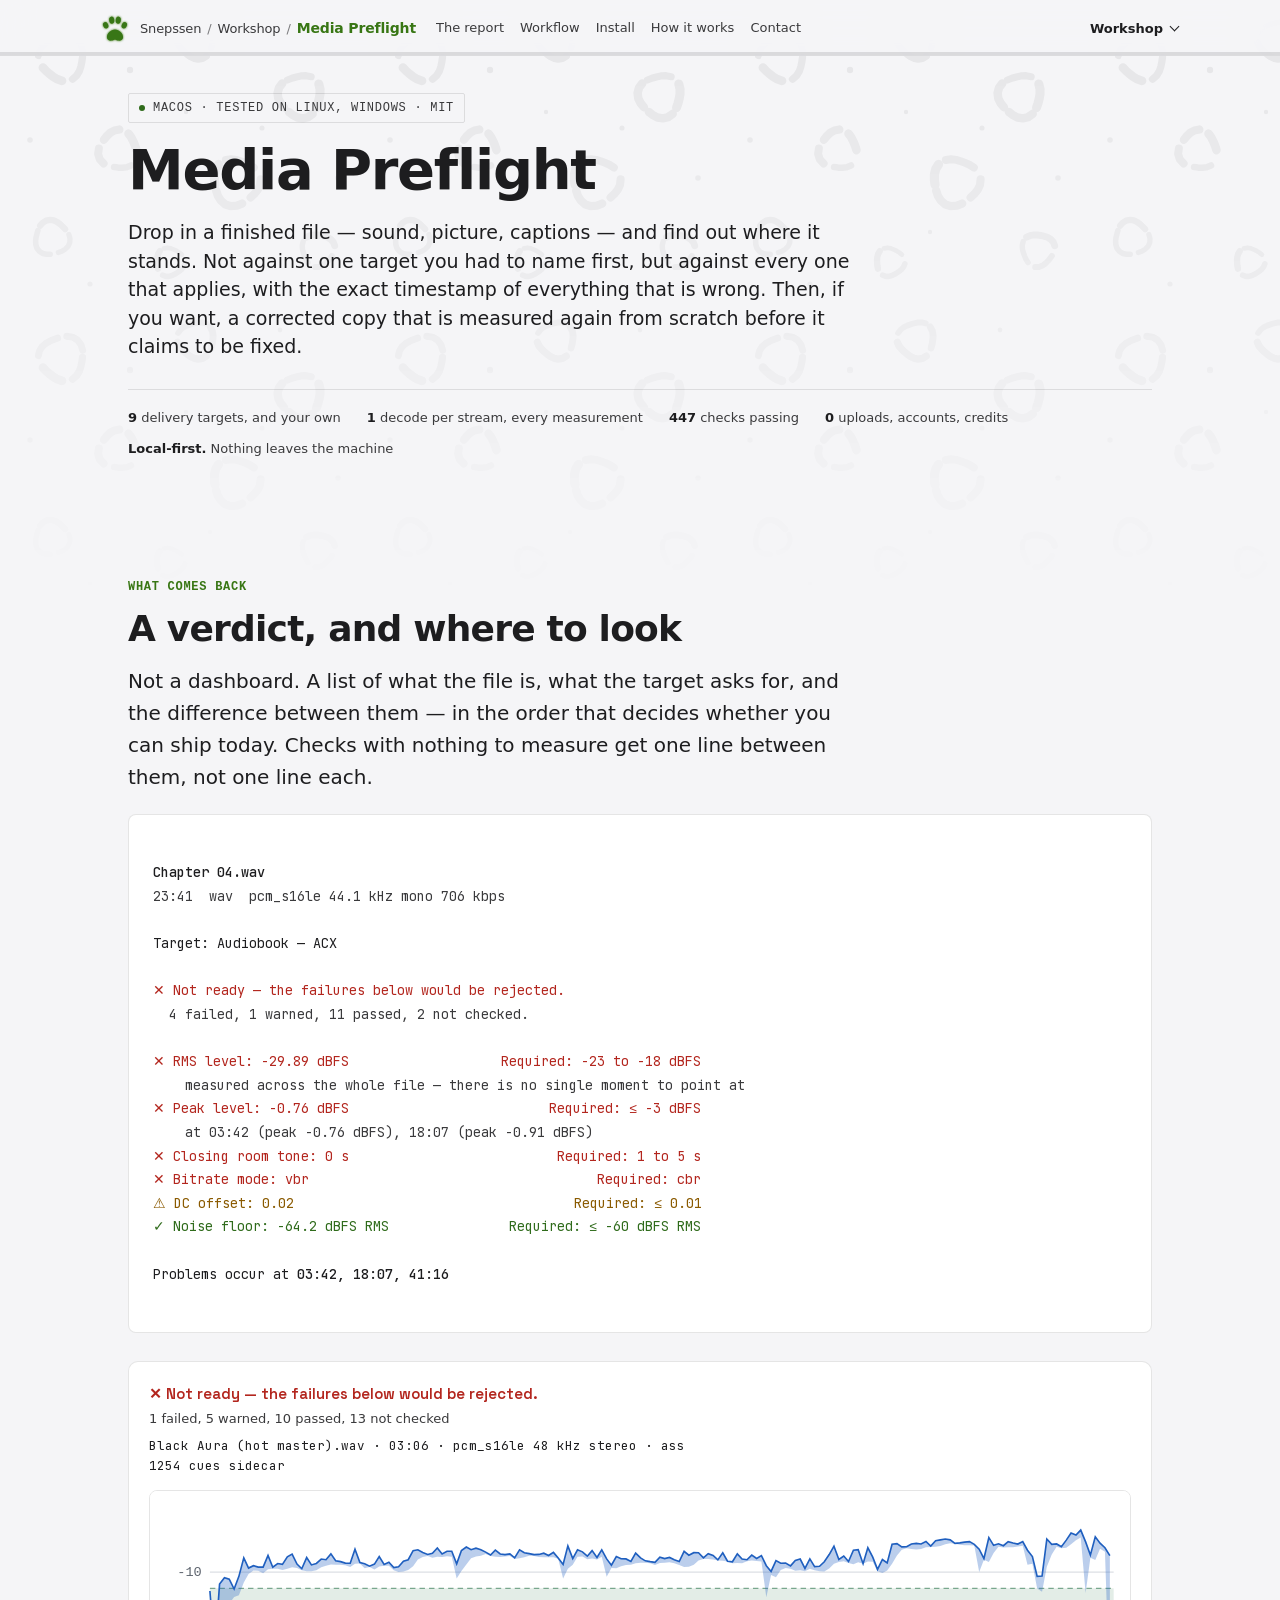
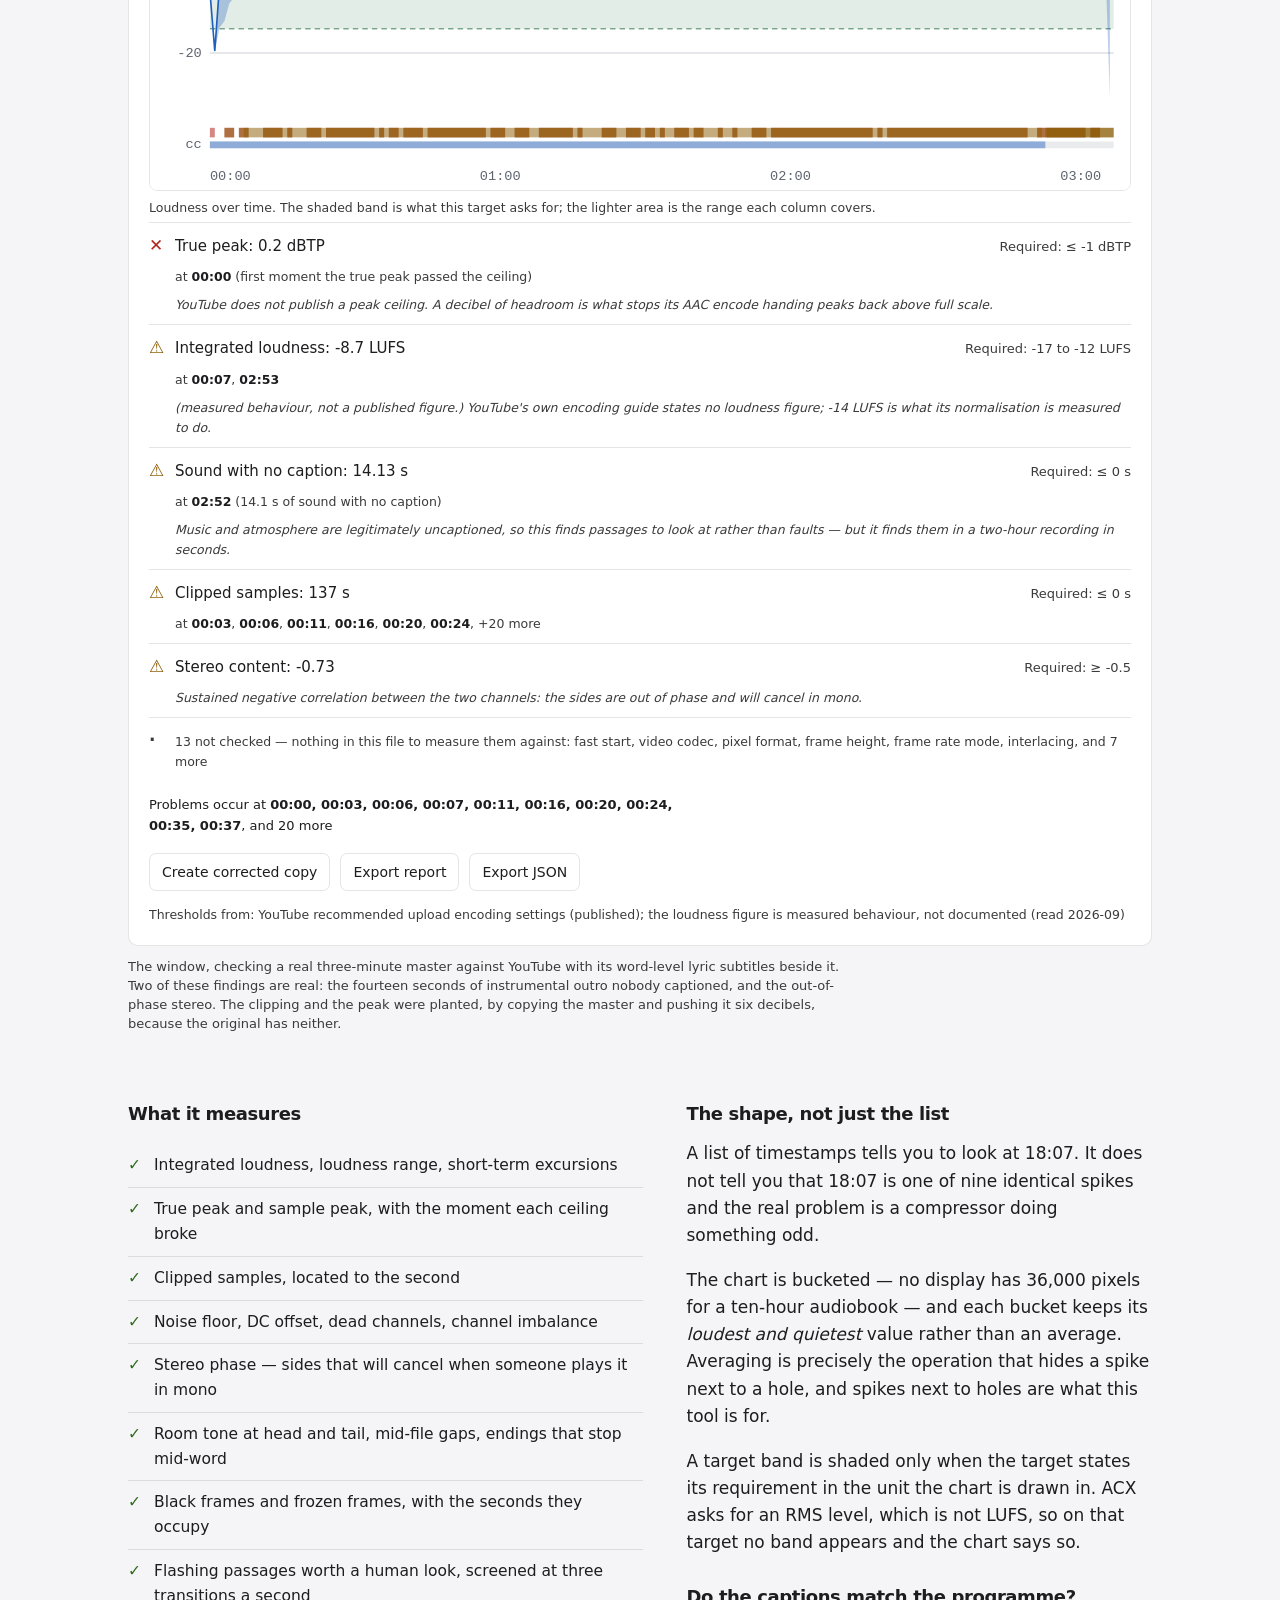
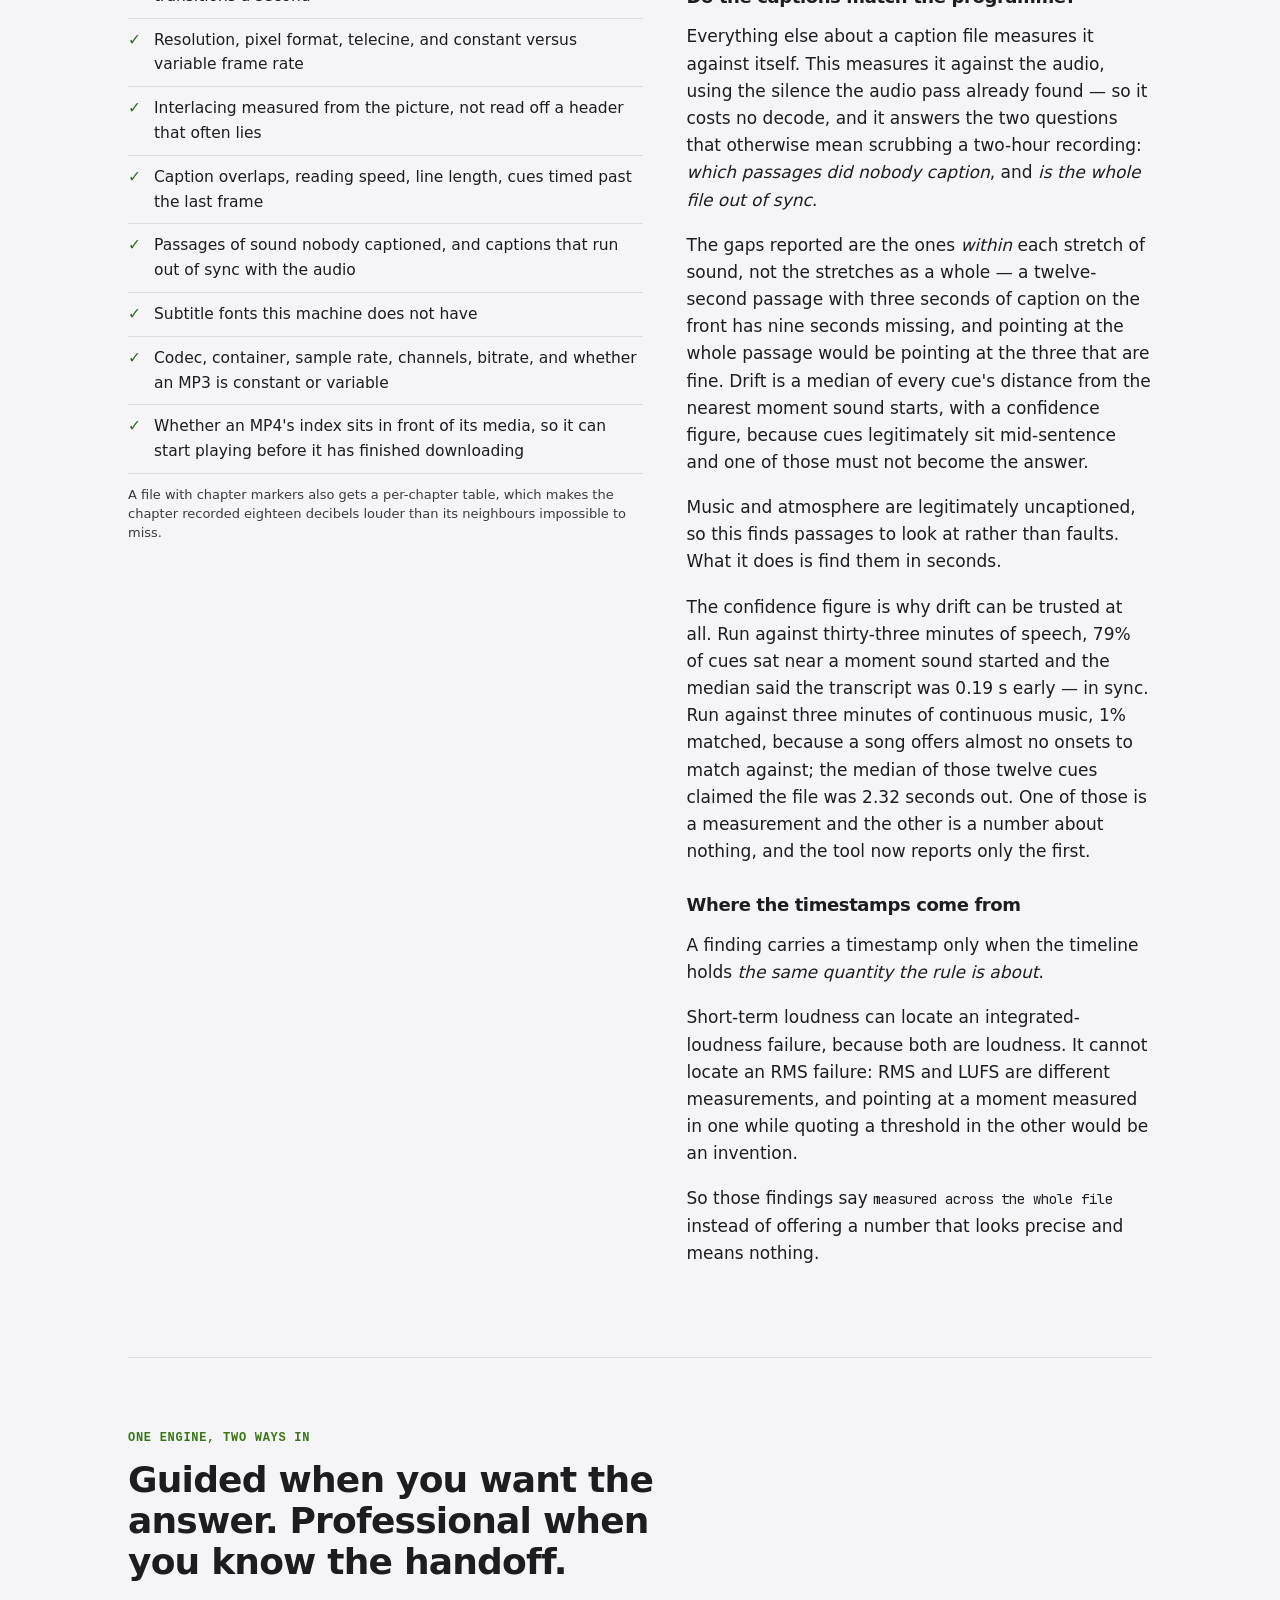
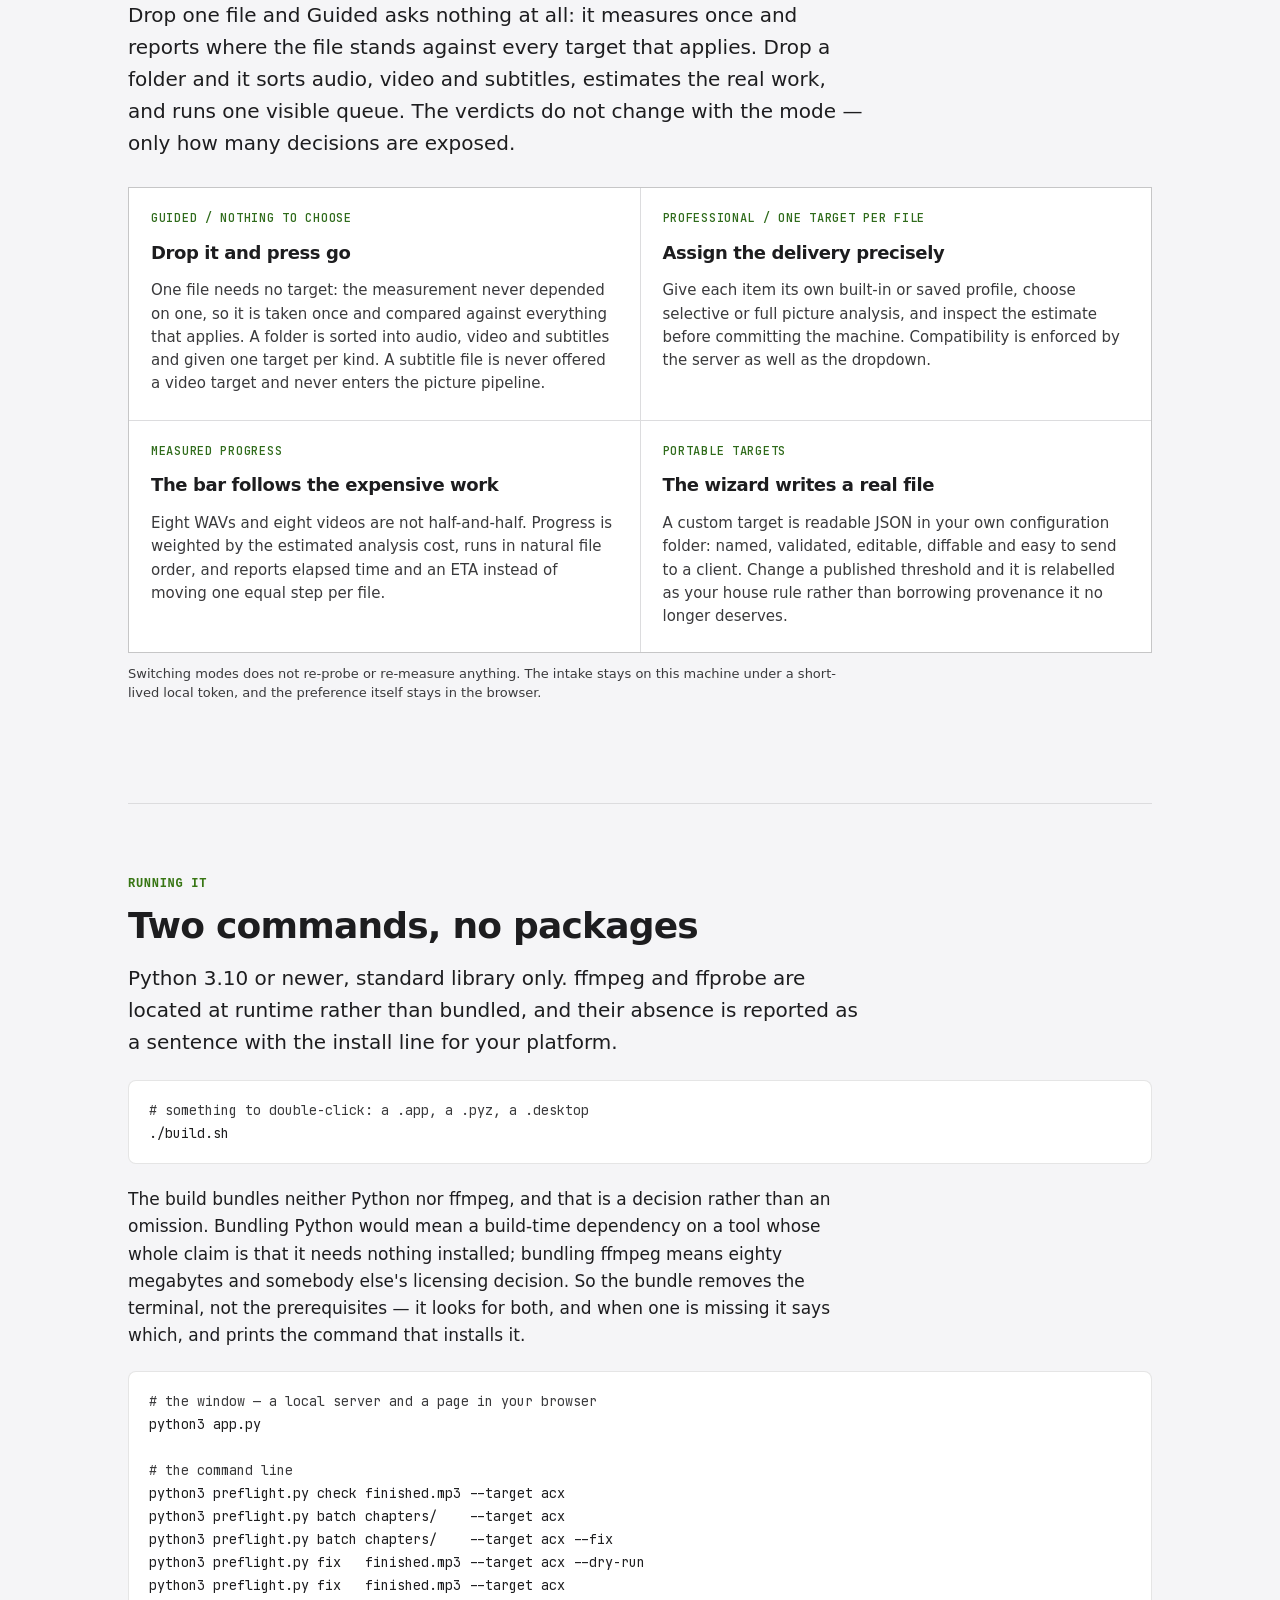
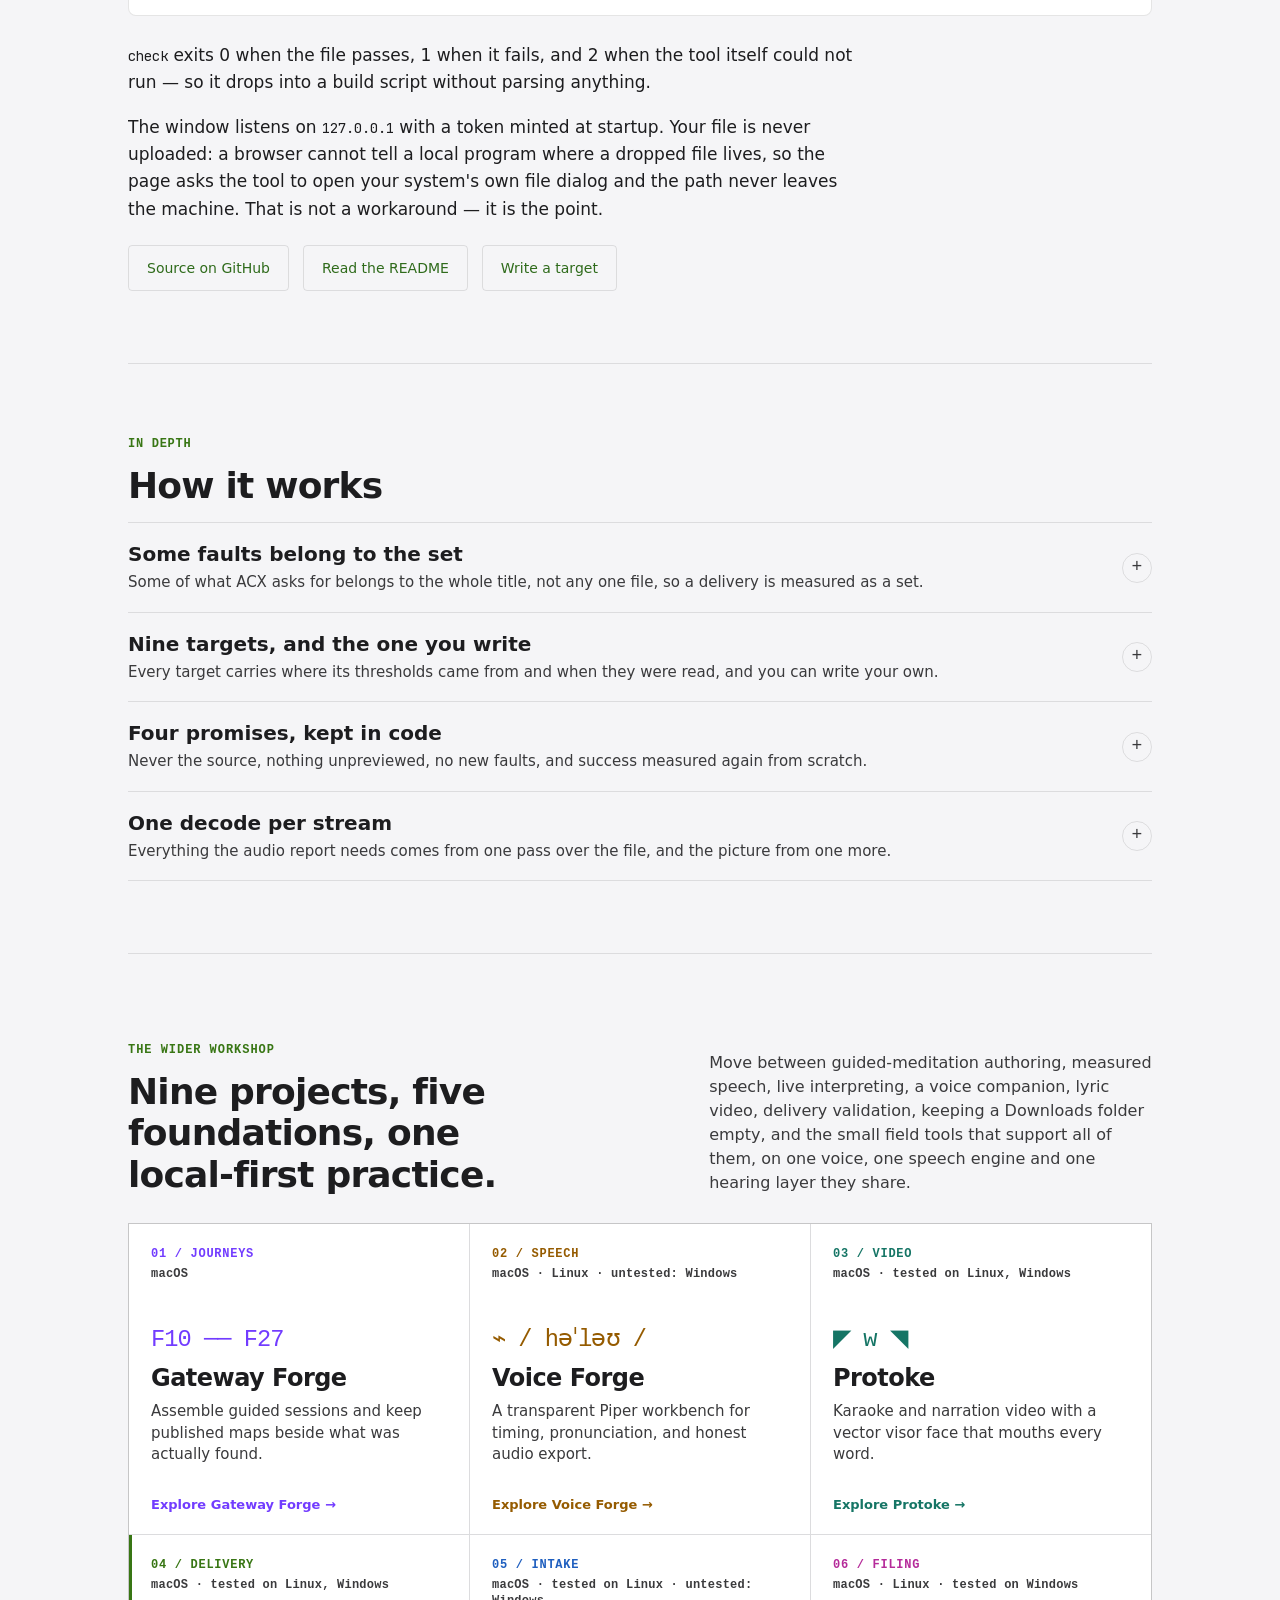
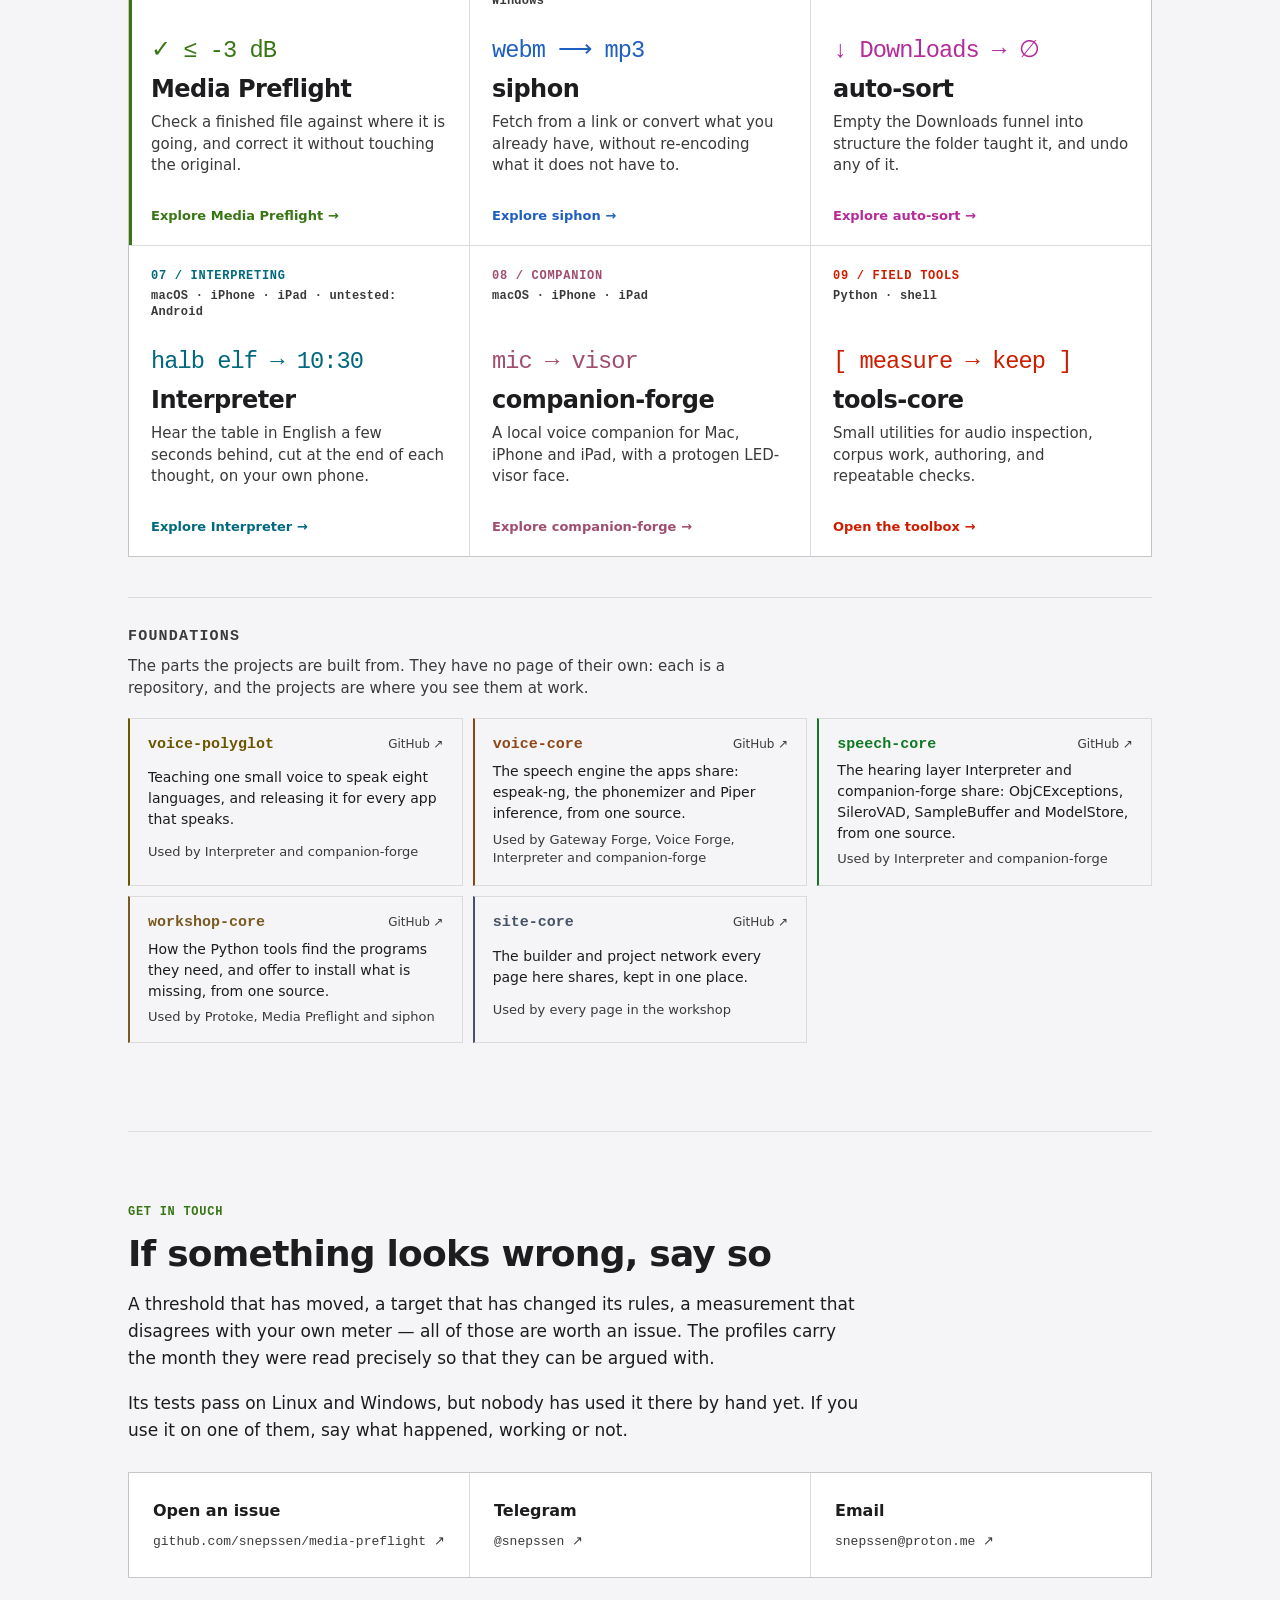
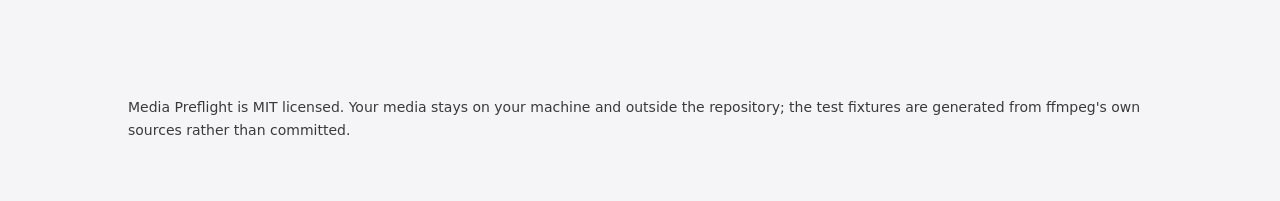
<file: docs/index.html>
<!doctype html>
<!-- Generated by docs/build.py from docs/page.py and docs/ecosystem.json.
     Edits made here are lost on the next build; edit those instead. -->
<html lang="en">
<head>
<meta charset="utf-8">
<meta name="viewport" content="width=device-width, initial-scale=1">
<title>Media Preflight</title>
<meta name="description" content="Local-first delivery validation for finished audio and video. Will this be accepted, and what exactly is wrong with it — with the timestamps, and a corrected copy that is measured again before it claims to be fixed.">
<meta property="og:title" content="Media Preflight">
<meta property="og:description" content="Will this be accepted — and can you safely fix what is wrong? An inspector with carefully bounded, previewable transformations.">
<meta property="og:type" content="website">
<meta property="og:url" content="https://snepssen.github.io/media-preflight/">
<meta property="og:image" content="https://snepssen.github.io/media-preflight/preview.png">
<meta property="og:image:width" content="1200">
<meta property="og:image:height" content="630">
<meta property="og:image:alt" content="The Media Preflight page">
<meta name="twitter:card" content="summary_large_image">
<link rel="stylesheet" href="fonts.css">
<link rel="stylesheet" href="style.css">
<link rel="stylesheet" href="ecosystem.css">
</head>
<body data-project="media-preflight">

<span class="ecosystem-page-top" id="page-top" aria-hidden="true"></span>
<span class="ecosystem-coat" aria-hidden="true"></span>
<nav class="ecosystem-rail" aria-label="Snepssen project network">
  <div class="ecosystem-progress" aria-hidden="true"><span></span></div>
  <div class="ecosystem-rail__inner">
    <a class="ecosystem-rail__home" href="#page-top">
      <span class="ecosystem-mark" aria-hidden="true">
        <svg class="ecosystem-mark__art" viewBox="-50 -50 100 100" focusable="false">
          <defs>
            <filter id="ecosystem-glow" x="-60%" y="-60%" width="220%" height="220%">
              <feGaussianBlur stdDeviation="4" result="soft"/>
              <feMerge><feMergeNode in="soft"/><feMergeNode in="SourceGraphic"/></feMerge>
            </filter>
          </defs>
          <g class="ecosystem-mark__paw" filter="url(#ecosystem-glow)" transform="translate(0 -3)">
            <path d="M0,8 C14,8 27,21 27,33 C27,43 18,47 10,45 C5,44 3,41 0,41 C-3,41 -5,44 -10,45 C-18,47 -27,43 -27,33 C-27,21 -14,8 0,8 Z"/>
            <ellipse cx="-31" cy="-6" rx="8.5" ry="11" transform="rotate(-24 -31 -6)"/>
            <ellipse cx="-11" cy="-23" rx="8.5" ry="12" transform="rotate(-8 -11 -23)"/>
            <ellipse cx="11" cy="-23" rx="8.5" ry="12" transform="rotate(8 11 -23)"/>
            <ellipse cx="31" cy="-6" rx="8.5" ry="11" transform="rotate(24 31 -6)"/>
          </g>
        </svg>
      </span>
      <span class="ecosystem-rail__identity">
        <span class="ecosystem-rail__identity-path">
          <span>Snepssen</span><i>/</i><span>Workshop</span><i>/</i>
        </span>
        <strong>Media Preflight</strong>
      </span>
    </a>
    <div class="ecosystem-rail__jumps" role="navigation" aria-label="On this page">
      <a href="#report">The report</a>
      <a href="#workflow">Workflow</a>
      <a href="#install">Install</a>
      <a href="#in-depth">How it works</a>
      <a href="#contact">Contact</a>
    </div>
    <div class="ecosystem-rail__more" hidden>
      <button class="ecosystem-rail__more-btn" type="button" aria-expanded="false"
              aria-controls="ecosystem-page-sections">More</button>
      <div class="ecosystem-rail__more-panel" id="ecosystem-page-sections" role="navigation"
           aria-label="On this page" hidden></div>
    </div>
    <button class="ecosystem-rail__brand" type="button" aria-expanded="false"
            aria-controls="ecosystem-projects" aria-label="Open workshop projects">
      <span class="ecosystem-rail__brand-label">Workshop</span>
      <span class="ecosystem-rail__chevron" aria-hidden="true"></span>
    </button>
    <div class="ecosystem-rail__links" id="ecosystem-projects" aria-hidden="true" inert>
      <a data-project="gateway-forge" style="--project-accent: var(--eco-gateway)" href="https://snepssen.github.io/gateway-forge/">Gateway Forge</a>
      <a data-project="voice-forge" style="--project-accent: var(--eco-voice)" href="https://snepssen.github.io/voice-forge/">Voice Forge</a>
      <a data-project="protoke" style="--project-accent: var(--eco-protoke)" href="https://snepssen.github.io/protoke/">Protoke</a>
      <a data-project="media-preflight" style="--project-accent: var(--eco-preflight)" href="https://snepssen.github.io/media-preflight/">Media Preflight</a>
      <a data-project="siphon" style="--project-accent: var(--eco-siphon)" href="https://snepssen.github.io/siphon/">siphon</a>
      <a data-project="auto-sort" style="--project-accent: var(--eco-autosort)" href="https://snepssen.github.io/auto-sort/">auto-sort</a>
      <a data-project="interpreter-forge" style="--project-accent: var(--eco-interpreter)" href="https://snepssen.github.io/interpreter-forge/">Interpreter</a>
      <a data-project="companion-forge" style="--project-accent: var(--eco-companion)" href="https://snepssen.github.io/companion-forge/">companion-forge</a>
      <a data-project="tools-core" style="--project-accent: var(--eco-tools)" href="https://snepssen.github.io/tools-core/">tools-core</a>
      <a data-project="voice-polyglot" style="--project-accent: var(--eco-polyglot)" href="https://github.com/snepssen/voice-polyglot">voice-polyglot</a>
      <a data-project="voice-core" style="--project-accent: var(--eco-voicecore)" href="https://github.com/snepssen/voice-core">voice-core</a>
      <a data-project="speech-core" style="--project-accent: var(--eco-speechcore)" href="https://github.com/snepssen/speech-core">speech-core</a>
      <a data-project="workshop-core" style="--project-accent: var(--eco-workshopcore)" href="https://github.com/snepssen/workshop-core">workshop-core</a>
      <a data-project="site-core" style="--project-accent: var(--eco-sitecore)" href="https://github.com/snepssen/site-core">site-core</a>
    </div>
  </div>
</nav>

<div class="wrap">
<header id="top" class="mast">
  <span class="badge"><span class="dot"></span>macOS · tested on Linux, Windows · MIT</span>
  <h1>Media Preflight</h1>
  <p class="subhead">Drop in a finished file — sound, picture, captions — and find out where it stands. Not against one target you had to name first, but against every one that applies, with the exact timestamp of everything that is wrong. Then, if you want, a corrected copy that is measured again from scratch before it claims to be fixed.</p>
  <div class="headmeta">
    <span><b>9</b> delivery targets, and your own</span>
    <span><b>1</b> decode per stream, every measurement</span>
    <span><b>447</b> checks passing</span>
    <span><b>0</b> uploads, accounts, credits</span>
    <span><b>Local-first.</b> Nothing leaves the machine</span>
  </div>
</header>
</div>
<div class="wrap">

<section id="report">
  <p class="eyebrow">What comes back</p>
  <h2>A verdict, and where to look</h2>
  <p class="lede">Not a dashboard. A list of what the file is, what the target asks for, and the difference between them — in the order that decides whether you can ship today. Checks with nothing to measure get one line between them, not one line each.</p>

  <div class="report" role="img" aria-label="Example report for an audiobook chapter checked against the ACX target: four failures, one warning, eleven passes, with timestamps.">
<span class="r-head">Chapter 04.wav</span>
<span class="r-dim">23:41  wav  pcm_s16le 44.1 kHz mono 706 kbps</span>

Target: Audiobook — ACX

<span class="r-fail">✕ Not ready — the failures below would be rejected.</span>
<span class="r-dim">  4 failed, 1 warned, 11 passed, 2 not checked.</span>

<span class="r-fail">✕ RMS level: -29.89 dBFS                   Required: -23 to -18 dBFS</span>
<span class="r-dim">    measured across the whole file — there is no single moment to point at</span>
<span class="r-fail">✕ Peak level: -0.76 dBFS                         Required: ≤ -3 dBFS</span>
<span class="r-dim">    at 03:42 (peak -0.76 dBFS), 18:07 (peak -0.91 dBFS)</span>
<span class="r-fail">✕ Closing room tone: 0 s                          Required: 1 to 5 s</span>
<span class="r-fail">✕ Bitrate mode: vbr                                    Required: cbr</span>
<span class="r-warn">⚠ DC offset: 0.02                                   Required: ≤ 0.01</span>
<span class="r-pass">✓ Noise floor: -64.2 dBFS RMS               Required: ≤ -60 dBFS RMS</span>

Problems occur at <span class="r-head">03:42, 18:07, 41:16</span>
  </div>
<figure class="window">
    <div class="window-panel">
      <p class="w-verdict">✕ Not ready — the failures below would be rejected.</p>
      <p class="w-counts">1 failed, 5 warned, 10 passed, 13 not checked</p>
      <p class="w-file">Black Aura (hot master).wav &middot; 03:06 &middot; pcm_s16le 48 kHz stereo &middot; ass 1254 cues sidecar</p>
      <div class="w-chart"><svg xmlns="http://www.w3.org/2000/svg" viewBox="0 0 720 220" width="100%" role="img" aria-label="Loudness over time — Black Aura (hot master).wav"><style>
  .bg { fill: #ffffff; }
  .grid { stroke: #dcdfe4; stroke-width: 1; }
  .axis { fill: #5d646e; font: 10px ui-monospace, Menlo, Consolas, monospace; }
  .band { fill: #1c6b3f; fill-opacity: .12; }
  .band-line { stroke: #1c6b3f; stroke-width: 1; stroke-dasharray: 4 3;
               stroke-opacity: .55; }
  .range { fill: #1f5fbf; fill-opacity: .30; }
  .peak { stroke: #1f5fbf; stroke-width: 1.2; fill: none; }
  .ev-fail { fill: #b3261e; fill-opacity: .55; }
  .ev-warn { fill: #8a5a00; fill-opacity: .5; }
  .ev-quiet { fill: #5d646e; fill-opacity: .35; }
  .ev-picture { fill: #5d646e; fill-opacity: .45; }
  .ev-damage { fill: #b3261e; fill-opacity: .55; }
  .chapter { stroke: #8a8f98; stroke-width: 1; stroke-dasharray: 2 3;
             stroke-opacity: .6; }
  .note { fill: #5d646e; font: 10px ui-monospace, Menlo, Consolas, monospace; }
  .caption { fill: #1f5fbf; fill-opacity: .45; }
  .before { stroke: #8a8f98; stroke-width: 1; fill: none; stroke-opacity: .75;
            stroke-dasharray: 3 2; }
  .key { fill: #5d646e; font: 10px ui-monospace, Menlo, Consolas, monospace; }
  .caption-bed { fill: #5d646e; fill-opacity: .13; }
@media (prefers-color-scheme: dark) {
    .bg { fill: #1e2127; }
    .grid { stroke: #313640; }
    .axis, .note { fill: #99a1ad; }
    .band { fill: #6fd39a; fill-opacity: .14; }
    .band-line { stroke: #6fd39a; }
    .range { fill: #7aa7ff; fill-opacity: .30; }
    .peak { stroke: #7aa7ff; }
    .ev-fail, .ev-damage { fill: #ff8a80; }
    .ev-warn { fill: #f0b849; }
    .ev-quiet, .ev-picture { fill: #99a1ad; }
    .chapter { stroke: #99a1ad; }
    .caption { fill: #7aa7ff; fill-opacity: .55; }
    .before { stroke: #99a1ad; }
    .key { fill: #99a1ad; }
    .caption-bed { fill: #99a1ad; fill-opacity: .16; }
}</style><rect class="bg" x="0" y="0" width="720" height="220"/><line class="grid" x1="44" y1="119.0" x2="708" y2="119.0"/><text class="axis" x="38" y="122.0" text-anchor="end">-20</text><line class="grid" x1="44" y1="59.6" x2="708" y2="59.6"/><text class="axis" x="38" y="62.6" text-anchor="end">-10</text><rect class="band" x="44" y="71.5" width="664" height="29.7"/><line class="band-line" x1="44" y1="101.2" x2="708" y2="101.2"/><line class="band-line" x1="44" y1="71.5" x2="708" y2="71.5"/><polygon class="range" points="44.0,73.5 47.6,117.6 51.1,68.4 54.7,63.7 58.2,64.8 61.8,72.0 65.3,62.7 68.9,49.1 72.4,56.6 76.0,54.9 79.5,55.9 83.1,55.9 86.7,47.3 90.2,56.0 93.8,53.3 97.3,53.9 100.9,48.3 104.4,46.3 108.0,53.7 111.5,57.1 115.1,48.9 118.6,54.3 122.2,53.2 125.8,50.0 129.3,50.5 132.9,46.2 136.4,51.2 140.0,51.9 143.5,53.0 147.1,53.1 150.6,42.7 154.2,52.5 157.7,53.4 161.3,55.2 164.9,53.7 168.4,48.1 172.0,54.0 175.5,52.3 179.1,56.3 182.6,55.6 186.2,51.5 189.7,50.5 193.3,43.8 196.8,43.2 200.4,45.2 204.0,46.6 207.5,45.7 211.1,41.9 214.6,46.3 218.2,44.3 221.7,44.3 225.3,53.5 228.8,43.7 232.4,41.2 235.9,43.1 239.5,42.0 243.1,43.1 246.6,44.9 250.2,47.0 253.7,43.5 257.3,46.3 260.8,46.7 264.4,46.2 267.9,49.1 271.5,43.2 275.0,45.4 278.6,46.0 282.2,46.7 285.7,46.6 289.3,45.7 292.8,47.4 296.4,45.1 299.9,49.2 303.5,54.0 307.0,40.3 310.6,49.7 314.1,43.2 317.7,44.7 321.3,47.9 324.8,43.8 328.4,48.8 331.9,43.2 335.5,49.9 339.0,54.5 342.6,48.2 346.1,49.8 349.7,49.9 353.3,51.8 356.8,45.6 360.4,49.1 363.9,51.3 367.5,51.9 371.0,52.4 374.6,48.6 378.1,49.7 381.7,48.8 385.2,50.5 388.8,51.8 392.4,44.3 395.9,47.2 399.5,45.3 403.0,45.4 406.6,49.1 410.1,46.1 413.7,47.4 417.2,50.6 420.8,45.4 424.3,51.6 427.9,52.0 431.5,46.2 435.0,50.0 438.6,50.5 442.1,47.1 445.7,49.6 449.2,47.5 452.8,54.9 456.3,59.1 459.9,51.1 463.4,53.1 467.0,53.0 470.6,55.0 474.1,51.1 477.7,50.0 481.2,56.9 484.8,49.9 488.3,55.6 491.9,55.3 495.4,52.0 499.0,46.7 502.5,40.5 506.1,50.3 509.7,47.8 513.2,51.8 516.8,43.5 520.3,43.1 523.9,53.4 527.4,41.7 531.0,48.6 534.5,57.6 538.1,50.3 541.6,52.8 545.2,39.1 548.8,38.7 552.3,41.1 555.9,41.0 559.4,38.9 563.0,38.5 566.5,38.9 570.1,37.1 573.6,40.5 577.2,36.6 580.7,35.9 584.3,35.3 587.9,35.9 591.4,38.5 595.0,38.1 598.5,37.6 602.1,37.2 605.6,39.2 609.2,42.7 612.7,49.6 616.3,34.2 619.8,39.9 623.4,38.8 627.0,40.2 630.5,37.2 634.1,38.2 637.6,39.0 641.2,37.1 644.7,43.5 648.3,48.2 651.8,62.7 655.4,62.5 658.9,35.3 662.5,39.2 666.1,38.9 669.6,40.9 673.2,36.1 676.7,30.9 680.3,32.3 683.8,28.7 687.4,37.4 690.9,47.1 694.5,33.6 698.0,38.3 701.6,41.7 705.2,47.5 705.2,151.5 701.6,44.7 698.0,42.4 694.5,50.7 690.9,49.1 687.4,74.9 683.8,34.1 680.3,36.1 676.7,39.2 673.2,41.7 669.6,42.0 666.1,41.0 662.5,46.6 658.9,55.6 655.4,74.0 651.8,71.7 648.3,53.5 644.7,54.2 641.2,40.3 637.6,40.8 634.1,41.3 630.5,41.4 627.0,41.5 623.4,40.9 619.8,45.5 616.3,52.1 612.7,50.6 609.2,59.5 605.6,40.1 602.1,39.8 598.5,39.8 595.0,39.4 591.4,38.7 587.9,38.3 584.3,39.2 580.7,40.5 577.2,41.0 573.6,41.2 570.1,41.3 566.5,42.6 563.0,43.0 559.4,42.7 555.9,42.0 552.3,43.2 548.8,47.3 545.2,53.4 541.6,58.5 538.1,60.2 534.5,59.0 531.0,52.0 527.4,51.8 523.9,53.4 520.3,52.3 516.8,53.8 513.2,52.9 509.7,51.7 506.1,52.1 502.5,53.4 499.0,57.0 495.4,59.1 491.9,59.0 488.3,58.2 484.8,57.2 481.2,59.0 477.7,58.3 474.1,58.6 470.6,57.2 467.0,56.5 463.4,58.0 459.9,63.4 456.3,61.8 452.8,78.0 449.2,51.8 445.7,51.4 442.1,51.1 438.6,51.7 435.0,53.0 431.5,52.9 427.9,53.1 424.3,51.8 420.8,51.3 417.2,51.0 413.7,50.3 410.1,49.9 406.6,50.0 403.0,51.1 399.5,54.1 395.9,55.6 392.4,55.8 388.8,54.3 385.2,53.0 381.7,52.4 378.1,52.7 374.6,52.9 371.0,54.4 367.5,53.0 363.9,52.7 360.4,52.7 356.8,53.1 353.3,54.2 349.7,54.3 346.1,55.3 342.6,56.8 339.0,56.5 335.5,63.0 331.9,48.3 328.4,50.4 324.8,49.6 321.3,50.1 317.7,48.1 314.1,48.3 310.6,54.1 307.0,57.2 303.5,64.2 299.9,49.7 296.4,48.6 292.8,48.7 289.3,48.6 285.7,48.5 282.2,47.8 278.6,47.6 275.0,48.6 271.5,49.4 267.9,49.9 264.4,47.8 260.8,48.2 257.3,48.4 253.7,48.3 250.2,47.7 246.6,46.3 243.1,47.5 239.5,48.1 235.9,49.4 232.4,54.0 228.8,58.7 225.3,64.3 221.7,48.3 218.2,48.0 214.6,48.5 211.1,48.3 207.5,49.1 204.0,47.8 200.4,48.4 196.8,50.4 193.3,55.2 189.7,58.1 186.2,59.2 182.6,59.5 179.1,58.2 175.5,54.9 172.0,55.0 168.4,55.5 164.9,57.7 161.3,55.8 157.7,56.7 154.2,53.2 150.6,53.4 147.1,55.8 143.5,54.5 140.0,54.2 136.4,54.1 132.9,54.0 129.3,55.0 125.8,56.1 122.2,58.2 118.6,58.9 115.1,59.0 111.5,58.2 108.0,56.6 104.4,56.0 100.9,57.2 97.3,58.0 93.8,57.2 90.2,57.2 86.7,57.4 83.1,60.5 79.5,58.6 76.0,58.4 72.4,60.9 68.9,67.3 65.3,76.6 61.8,77.8 58.2,82.9 54.7,95.6 51.1,100.3 47.6,117.6 44.0,73.5"/><polyline class="peak" points="44.0,73.5 47.6,117.6 51.1,68.4 54.7,63.7 58.2,64.8 61.8,72.0 65.3,62.7 68.9,49.1 72.4,56.6 76.0,54.9 79.5,55.9 83.1,55.9 86.7,47.3 90.2,56.0 93.8,53.3 97.3,53.9 100.9,48.3 104.4,46.3 108.0,53.7 111.5,57.1 115.1,48.9 118.6,54.3 122.2,53.2 125.8,50.0 129.3,50.5 132.9,46.2 136.4,51.2 140.0,51.9 143.5,53.0 147.1,53.1 150.6,42.7 154.2,52.5 157.7,53.4 161.3,55.2 164.9,53.7 168.4,48.1 172.0,54.0 175.5,52.3 179.1,56.3 182.6,55.6 186.2,51.5 189.7,50.5 193.3,43.8 196.8,43.2 200.4,45.2 204.0,46.6 207.5,45.7 211.1,41.9 214.6,46.3 218.2,44.3 221.7,44.3 225.3,53.5 228.8,43.7 232.4,41.2 235.9,43.1 239.5,42.0 243.1,43.1 246.6,44.9 250.2,47.0 253.7,43.5 257.3,46.3 260.8,46.7 264.4,46.2 267.9,49.1 271.5,43.2 275.0,45.4 278.6,46.0 282.2,46.7 285.7,46.6 289.3,45.7 292.8,47.4 296.4,45.1 299.9,49.2 303.5,54.0 307.0,40.3 310.6,49.7 314.1,43.2 317.7,44.7 321.3,47.9 324.8,43.8 328.4,48.8 331.9,43.2 335.5,49.9 339.0,54.5 342.6,48.2 346.1,49.8 349.7,49.9 353.3,51.8 356.8,45.6 360.4,49.1 363.9,51.3 367.5,51.9 371.0,52.4 374.6,48.6 378.1,49.7 381.7,48.8 385.2,50.5 388.8,51.8 392.4,44.3 395.9,47.2 399.5,45.3 403.0,45.4 406.6,49.1 410.1,46.1 413.7,47.4 417.2,50.6 420.8,45.4 424.3,51.6 427.9,52.0 431.5,46.2 435.0,50.0 438.6,50.5 442.1,47.1 445.7,49.6 449.2,47.5 452.8,54.9 456.3,59.1 459.9,51.1 463.4,53.1 467.0,53.0 470.6,55.0 474.1,51.1 477.7,50.0 481.2,56.9 484.8,49.9 488.3,55.6 491.9,55.3 495.4,52.0 499.0,46.7 502.5,40.5 506.1,50.3 509.7,47.8 513.2,51.8 516.8,43.5 520.3,43.1 523.9,53.4 527.4,41.7 531.0,48.6 534.5,57.6 538.1,50.3 541.6,52.8 545.2,39.1 548.8,38.7 552.3,41.1 555.9,41.0 559.4,38.9 563.0,38.5 566.5,38.9 570.1,37.1 573.6,40.5 577.2,36.6 580.7,35.9 584.3,35.3 587.9,35.9 591.4,38.5 595.0,38.1 598.5,37.6 602.1,37.2 605.6,39.2 609.2,42.7 612.7,49.6 616.3,34.2 619.8,39.9 623.4,38.8 627.0,40.2 630.5,37.2 634.1,38.2 637.6,39.0 641.2,37.1 644.7,43.5 648.3,48.2 651.8,62.7 655.4,62.5 658.9,35.3 662.5,39.2 666.1,38.9 669.6,40.9 673.2,36.1 676.7,30.9 680.3,32.3 683.8,28.7 687.4,37.4 690.9,47.1 694.5,33.6 698.0,38.3 701.6,41.7 705.2,47.5"/><rect class="ev-damage" x="54.7" y="174" width="7.1" height="7" data-event="0" data-label="clipping"><title>clipping — peak 0.00 dBFS at 00:03</title></rect><rect class="ev-damage" x="65.3" y="174" width="7.1" height="7" data-event="1" data-label="clipping"><title>clipping — peak 0.00 dBFS at 00:06</title></rect><rect class="ev-damage" x="83.1" y="174" width="14.2" height="7" data-event="2" data-label="clipping"><title>clipping — peak 0.00 dBFS at 00:11</title></rect><rect class="ev-damage" x="100.9" y="174" width="3.6" height="7" data-event="3" data-label="clipping"><title>clipping — peak 0.00 dBFS at 00:16</title></rect><rect class="ev-damage" x="115.1" y="174" width="10.7" height="7" data-event="4" data-label="clipping"><title>clipping — peak 0.00 dBFS at 00:20</title></rect><rect class="ev-damage" x="129.3" y="174" width="35.5" height="7" data-event="5" data-label="clipping"><title>clipping — peak 0.00 dBFS at 00:24</title></rect><rect class="ev-damage" x="168.4" y="174" width="3.6" height="7" data-event="6" data-label="clipping"><title>clipping — peak 0.00 dBFS at 00:35</title></rect><rect class="ev-damage" x="175.5" y="174" width="7.1" height="7" data-event="7" data-label="clipping"><title>clipping — peak 0.00 dBFS at 00:37</title></rect><rect class="ev-damage" x="186.2" y="174" width="14.2" height="7" data-event="8" data-label="clipping"><title>clipping — peak 0.00 dBFS at 00:40</title></rect><rect class="ev-damage" x="204.0" y="174" width="42.7" height="7" data-event="9" data-label="clipping"><title>clipping — peak 0.00 dBFS at 00:45</title></rect><rect class="ev-damage" x="250.2" y="174" width="10.7" height="7" data-event="10" data-label="clipping"><title>clipping — peak 0.00 dBFS at 00:58</title></rect><rect class="ev-damage" x="267.9" y="174" width="10.7" height="7" data-event="11" data-label="clipping"><title>clipping — peak 0.00 dBFS at 01:03</title></rect><rect class="ev-damage" x="285.7" y="174" width="24.9" height="7" data-event="12" data-label="clipping"><title>clipping — peak 0.00 dBFS at 01:08</title></rect><rect class="ev-damage" x="314.1" y="174" width="3.6" height="7" data-event="13" data-label="clipping"><title>clipping — peak 0.00 dBFS at 01:16</title></rect><rect class="ev-damage" x="331.9" y="174" width="10.7" height="7" data-event="14" data-label="clipping"><title>clipping — peak 0.00 dBFS at 01:21</title></rect><rect class="ev-damage" x="349.7" y="174" width="10.7" height="7" data-event="15" data-label="clipping"><title>clipping — peak 0.00 dBFS at 01:26</title></rect><rect class="ev-damage" x="363.9" y="174" width="7.1" height="7" data-event="16" data-label="clipping"><title>clipping — peak 0.00 dBFS at 01:30</title></rect><rect class="ev-damage" x="374.6" y="174" width="3.6" height="7" data-event="17" data-label="clipping"><title>clipping — peak 0.00 dBFS at 01:33</title></rect><rect class="ev-damage" x="385.2" y="174" width="10.7" height="7" data-event="18" data-label="clipping"><title>clipping — peak 0.00 dBFS at 01:36</title></rect><rect class="ev-damage" x="399.5" y="174" width="7.1" height="7" data-event="19" data-label="clipping"><title>clipping — peak 0.00 dBFS at 01:40</title></rect><rect class="ev-damage" x="417.2" y="174" width="3.6" height="7" data-event="20" data-label="clipping"><title>clipping — peak -0.05 dBFS at 01:45</title></rect><rect class="ev-damage" x="427.9" y="174" width="3.6" height="7" data-event="21" data-label="clipping"><title>clipping — peak 0.00 dBFS at 01:48</title></rect><rect class="ev-damage" x="442.1" y="174" width="10.7" height="7" data-event="22" data-label="clipping"><title>clipping — peak 0.00 dBFS at 01:52</title></rect><rect class="ev-damage" x="456.3" y="174" width="74.6" height="7" data-event="23" data-label="clipping"><title>clipping — peak 0.00 dBFS at 01:56</title></rect><rect class="ev-damage" x="534.5" y="174" width="3.6" height="7" data-event="24" data-label="clipping"><title>clipping — peak 0.00 dBFS at 02:18</title></rect><rect class="ev-damage" x="541.6" y="174" width="103.1" height="7" data-event="25" data-label="clipping"><title>clipping — peak 0.00 dBFS at 02:20</title></rect><rect class="ev-damage" x="651.8" y="174" width="35.5" height="7" data-event="26" data-label="clipping"><title>clipping — peak 0.00 dBFS at 02:51</title></rect><rect class="ev-damage" x="690.9" y="174" width="7.1" height="7" data-event="27" data-label="clipping"><title>clipping — peak 0.00 dBFS at 03:02</title></rect><rect class="ev-warn" x="68.9" y="174" width="586.5" height="7" data-event="28" data-label="Integrated loudness"><title>Integrated loudness at 00:07</title></rect><rect class="ev-warn" x="658.9" y="174" width="49.1" height="7" data-event="29" data-label="Integrated loudness"><title>Integrated loudness at 02:53</title></rect><rect class="ev-fail" x="44.0" y="174" width="3.6" height="7" data-event="30" data-label="True peak"><title>True peak — first moment the true peak passed the ceiling at 00:00</title></rect><rect class="ev-warn" x="657.8" y="174" width="50.2" height="7" data-event="31" data-label="Sound with no caption"><title>Sound with no caption — 14.1 s of sound with no caption at 02:52</title></rect><rect class="ev-warn" x="54.7" y="174" width="7.1" height="7" data-event="32" data-label="Clipped samples"><title>Clipped samples — peak 0.00 dBFS at 00:03</title></rect><rect class="ev-warn" x="65.3" y="174" width="7.1" height="7" data-event="33" data-label="Clipped samples"><title>Clipped samples — peak 0.00 dBFS at 00:06</title></rect><rect class="ev-warn" x="83.1" y="174" width="14.2" height="7" data-event="34" data-label="Clipped samples"><title>Clipped samples — peak 0.00 dBFS at 00:11</title></rect><rect class="ev-warn" x="100.9" y="174" width="3.6" height="7" data-event="35" data-label="Clipped samples"><title>Clipped samples — peak 0.00 dBFS at 00:16</title></rect><rect class="ev-warn" x="115.1" y="174" width="10.7" height="7" data-event="36" data-label="Clipped samples"><title>Clipped samples — peak 0.00 dBFS at 00:20</title></rect><rect class="ev-warn" x="129.3" y="174" width="35.5" height="7" data-event="37" data-label="Clipped samples"><title>Clipped samples — peak 0.00 dBFS at 00:24</title></rect><rect class="ev-warn" x="168.4" y="174" width="3.6" height="7" data-event="38" data-label="Clipped samples"><title>Clipped samples — peak 0.00 dBFS at 00:35</title></rect><rect class="ev-warn" x="175.5" y="174" width="7.1" height="7" data-event="39" data-label="Clipped samples"><title>Clipped samples — peak 0.00 dBFS at 00:37</title></rect><rect class="ev-warn" x="186.2" y="174" width="14.2" height="7" data-event="40" data-label="Clipped samples"><title>Clipped samples — peak 0.00 dBFS at 00:40</title></rect><rect class="ev-warn" x="204.0" y="174" width="42.7" height="7" data-event="41" data-label="Clipped samples"><title>Clipped samples — peak 0.00 dBFS at 00:45</title></rect><rect class="ev-warn" x="250.2" y="174" width="10.7" height="7" data-event="42" data-label="Clipped samples"><title>Clipped samples — peak 0.00 dBFS at 00:58</title></rect><rect class="ev-warn" x="267.9" y="174" width="10.7" height="7" data-event="43" data-label="Clipped samples"><title>Clipped samples — peak 0.00 dBFS at 01:03</title></rect><rect class="ev-warn" x="285.7" y="174" width="24.9" height="7" data-event="44" data-label="Clipped samples"><title>Clipped samples — peak 0.00 dBFS at 01:08</title></rect><rect class="ev-warn" x="314.1" y="174" width="3.6" height="7" data-event="45" data-label="Clipped samples"><title>Clipped samples — peak 0.00 dBFS at 01:16</title></rect><rect class="ev-warn" x="331.9" y="174" width="10.7" height="7" data-event="46" data-label="Clipped samples"><title>Clipped samples — peak 0.00 dBFS at 01:21</title></rect><rect class="ev-warn" x="349.7" y="174" width="10.7" height="7" data-event="47" data-label="Clipped samples"><title>Clipped samples — peak 0.00 dBFS at 01:26</title></rect><rect class="ev-warn" x="363.9" y="174" width="7.1" height="7" data-event="48" data-label="Clipped samples"><title>Clipped samples — peak 0.00 dBFS at 01:30</title></rect><rect class="ev-warn" x="374.6" y="174" width="3.6" height="7" data-event="49" data-label="Clipped samples"><title>Clipped samples — peak 0.00 dBFS at 01:33</title></rect><rect class="ev-warn" x="385.2" y="174" width="10.7" height="7" data-event="50" data-label="Clipped samples"><title>Clipped samples — peak 0.00 dBFS at 01:36</title></rect><rect class="ev-warn" x="399.5" y="174" width="7.1" height="7" data-event="51" data-label="Clipped samples"><title>Clipped samples — peak 0.00 dBFS at 01:40</title></rect><rect class="ev-warn" x="417.2" y="174" width="3.6" height="7" data-event="52" data-label="Clipped samples"><title>Clipped samples — peak -0.05 dBFS at 01:45</title></rect><rect class="ev-warn" x="427.9" y="174" width="3.6" height="7" data-event="53" data-label="Clipped samples"><title>Clipped samples — peak 0.00 dBFS at 01:48</title></rect><rect class="ev-warn" x="442.1" y="174" width="10.7" height="7" data-event="54" data-label="Clipped samples"><title>Clipped samples — peak 0.00 dBFS at 01:52</title></rect><rect class="ev-warn" x="456.3" y="174" width="74.6" height="7" data-event="55" data-label="Clipped samples"><title>Clipped samples — peak 0.00 dBFS at 01:56</title></rect><rect class="ev-warn" x="534.5" y="174" width="3.6" height="7" data-event="56" data-label="Clipped samples"><title>Clipped samples — peak 0.00 dBFS at 02:18</title></rect><rect class="ev-warn" x="541.6" y="174" width="103.1" height="7" data-event="57" data-label="Clipped samples"><title>Clipped samples — peak 0.00 dBFS at 02:20</title></rect><rect class="ev-warn" x="651.8" y="174" width="35.5" height="7" data-event="58" data-label="Clipped samples"><title>Clipped samples — peak 0.00 dBFS at 02:51</title></rect><rect class="ev-warn" x="690.9" y="174" width="7.1" height="7" data-event="59" data-label="Clipped samples"><title>Clipped samples — peak 0.00 dBFS at 03:02</title></rect><rect class="caption-bed" x="44" y="184" width="664" height="5"/><rect class="caption" x="44.0" y="184" width="613.8" height="5"><title>captioned 00:00–02:52</title></rect><text class="axis" x="38" y="189" text-anchor="end">cc</text><text class="axis" x="44.0" y="212" text-anchor="start">00:00</text><text class="axis" x="257.3" y="212" text-anchor="middle">01:00</text><text class="axis" x="470.6" y="212" text-anchor="middle">02:00</text><text class="axis" x="683.8" y="212" text-anchor="middle">03:00</text></svg></div>
      <p class="w-cap">Loudness over time. The shaded band is what this target asks for; the lighter area is the range each column covers.</p>

      <div class="w-row"><span class="w-mark fail">✕</span><span class="w-what">True peak: 0.2 dBTP</span><span class="w-need">Required: ≤ -1 dBTP</span>
        <span class="w-where">at <b>00:00</b> (first moment the true peak passed the ceiling)</span>
        <span class="w-note">YouTube does not publish a peak ceiling. A decibel of headroom is what stops its AAC encode handing peaks back above full scale.</span></div>

      <div class="w-row"><span class="w-mark warn">⚠</span><span class="w-what">Integrated loudness: -8.7 LUFS</span><span class="w-need">Required: -17 to -12 LUFS</span>
        <span class="w-where">at <b>00:07</b>, <b>02:53</b></span>
        <span class="w-note">(measured behaviour, not a published figure.) YouTube's own encoding guide states no loudness figure; -14 LUFS is what its normalisation is measured to do.</span></div>

      <div class="w-row"><span class="w-mark warn">⚠</span><span class="w-what">Sound with no caption: 14.13 s</span><span class="w-need">Required: ≤ 0 s</span>
        <span class="w-where">at <b>02:52</b> (14.1 s of sound with no caption)</span>
        <span class="w-note">Music and atmosphere are legitimately uncaptioned, so this finds passages to look at rather than faults — but it finds them in a two-hour recording in seconds.</span></div>

      <div class="w-row"><span class="w-mark warn">⚠</span><span class="w-what">Clipped samples: 137 s</span><span class="w-need">Required: ≤ 0 s</span>
        <span class="w-where">at <b>00:03</b>, <b>00:06</b>, <b>00:11</b>, <b>00:16</b>, <b>00:20</b>, <b>00:24</b>, +20 more</span></div>

      <div class="w-row"><span class="w-mark warn">⚠</span><span class="w-what">Stereo content: -0.73</span><span class="w-need">Required: ≥ -0.5</span>
        <span class="w-note">Sustained negative correlation between the two channels: the sides are out of phase and will cancel in mono.</span></div>

      <div class="w-row"><span class="w-mark skip">·</span><span class="w-where" style="grid-column:2/-1">13 not checked — nothing in this file to measure them against: fast start, video codec, pixel format, frame height, frame rate mode, interlacing, and 7 more</span></div>

      <p class="w-stamps">Problems occur at <b>00:00, 00:03, 00:06, 00:07, 00:11, 00:16, 00:20, 00:24, 00:35, 00:37</b>, and 20 more</p>
      <div class="w-buttons"><span>Create corrected copy</span><span>Export report</span><span>Export JSON</span></div>
      <p class="w-source">Thresholds from: YouTube recommended upload encoding settings (published); the loudness figure is measured behaviour, not documented (read 2026-09)</p>
    </div>
    <figcaption>The window, checking a real three-minute master against YouTube with its word-level lyric subtitles beside it. Two of these findings are real: the fourteen seconds of instrumental outro nobody captioned, and the out-of-phase stereo. The clipping and the peak were planted, by copying the master and pushing it six decibels, because the original has neither.</figcaption>
  </figure>

  <div class="two" style="margin-top:38px">
    <div>
      <h3>What it measures</h3>
      <ul class="plain">
        <li>Integrated loudness, loudness range, short-term excursions</li>
        <li>True peak and sample peak, with the moment each ceiling broke</li>
        <li>Clipped samples, located to the second</li>
        <li>Noise floor, DC offset, dead channels, channel imbalance</li>
        <li>Stereo phase — sides that will cancel when someone plays it in mono</li>
        <li>Room tone at head and tail, mid-file gaps, endings that stop mid-word</li>
        <li>Black frames and frozen frames, with the seconds they occupy</li>
        <li>Flashing passages worth a human look, screened at three transitions a second</li>
        <li>Resolution, pixel format, telecine, and constant versus variable frame rate</li>
        <li>Interlacing measured from the picture, not read off a header that often lies</li>
        <li>Caption overlaps, reading speed, line length, cues timed past the last frame</li>
        <li>Passages of sound nobody captioned, and captions that run out of sync with the audio</li>
        <li>Subtitle fonts this machine does not have</li>
        <li>Codec, container, sample rate, channels, bitrate, and whether an MP3 is constant or variable</li>
        <li>Whether an MP4's index sits in front of its media, so it can start playing before it has finished downloading</li>
      </ul>
      <p class="caption">A file with chapter markers also gets a per-chapter table, which makes the chapter recorded eighteen decibels louder than its neighbours impossible to miss.</p>
    </div>
    <div>
      <h3>The shape, not just the list</h3>
      <p>A list of timestamps tells you to look at 18:07. It does not tell you that 18:07 is one of nine identical spikes and the real problem is a compressor doing something odd.</p>
      <p>The chart is bucketed — no display has 36,000 pixels for a ten-hour audiobook — and each bucket keeps its <em>loudest and quietest</em> value rather than an average. Averaging is precisely the operation that hides a spike next to a hole, and spikes next to holes are what this tool is for.</p>
      <p>A target band is shaded only when the target states its requirement in the unit the chart is drawn in. ACX asks for an RMS level, which is not LUFS, so on that target no band appears and the chart says so.</p>

      <h3 style="margin-top:26px">Do the captions match the programme?</h3>
      <p>Everything else about a caption file measures it against itself. This measures it against the audio, using the silence the audio pass already found — so it costs no decode, and it answers the two questions that otherwise mean scrubbing a two-hour recording: <em>which passages did nobody caption</em>, and <em>is the whole file out of sync</em>.</p>
      <p>The gaps reported are the ones <em>within</em> each stretch of sound, not the stretches as a whole — a twelve-second passage with three seconds of caption on the front has nine seconds missing, and pointing at the whole passage would be pointing at the three that are fine. Drift is a median of every cue's distance from the nearest moment sound starts, with a confidence figure, because cues legitimately sit mid-sentence and one of those must not become the answer.</p>
      <p>Music and atmosphere are legitimately uncaptioned, so this finds passages to look at rather than faults. What it does is find them in seconds.</p>
      <p>The confidence figure is why drift can be trusted at all. Run against thirty-three minutes of speech, 79% of cues sat near a moment sound started and the median said the transcript was 0.19 s early — in sync. Run against three minutes of continuous music, 1% matched, because a song offers almost no onsets to match against; the median of those twelve cues claimed the file was 2.32 seconds out. One of those is a measurement and the other is a number about nothing, and the tool now reports only the first.</p>

      <h3 style="margin-top:26px">Where the timestamps come from</h3>
      <p>A finding carries a timestamp only when the timeline holds <em>the same quantity the rule is about</em>.</p>
      <p>Short-term loudness can locate an integrated-loudness failure, because both are loudness. It cannot locate an RMS failure: RMS and LUFS are different measurements, and pointing at a moment measured in one while quoting a threshold in the other would be an invention.</p>
      <p>So those findings say <span class="mono" style="font-size:14px">measured across the whole file</span> instead of offering a number that looks precise and means nothing.</p>
    </div>
  </div>
</section>

<section id="workflow">
  <p class="eyebrow">One engine, two ways in</p>
  <h2>Guided when you want the answer. Professional when you know the handoff.</h2>
  <p class="lede">Drop one file and Guided asks nothing at all: it measures once and reports where the file stands against every target that applies. Drop a folder and it sorts audio, video and subtitles, estimates the real work, and runs one visible queue. The verdicts do not change with the mode — only how many decisions are exposed.</p>

  <div class="cards">
    <div class="card">
      <span class="num">Guided / Nothing to choose</span>
      <h3>Drop it and press go</h3>
      <p>One file needs no target: the measurement never depended on one, so it is taken once and compared against everything that applies. A folder is sorted into audio, video and subtitles and given one target per kind. A subtitle file is never offered a video target and never enters the picture pipeline.</p>
    </div>
    <div class="card">
      <span class="num">Professional / One target per file</span>
      <h3>Assign the delivery precisely</h3>
      <p>Give each item its own built-in or saved profile, choose selective or full picture analysis, and inspect the estimate before committing the machine. Compatibility is enforced by the server as well as the dropdown.</p>
    </div>
    <div class="card">
      <span class="num">Measured progress</span>
      <h3>The bar follows the expensive work</h3>
      <p>Eight WAVs and eight videos are not half-and-half. Progress is weighted by the estimated analysis cost, runs in natural file order, and reports elapsed time and an ETA instead of moving one equal step per file.</p>
    </div>
    <div class="card">
      <span class="num">Portable targets</span>
      <h3>The wizard writes a real file</h3>
      <p>A custom target is readable JSON in your own configuration folder: named, validated, editable, diffable and easy to send to a client. Change a published threshold and it is relabelled as your house rule rather than borrowing provenance it no longer deserves.</p>
    </div>
  </div>

  <p class="caption">Switching modes does not re-probe or re-measure anything. The intake stays on this machine under a short-lived local token, and the preference itself stays in the browser.</p>
</section>

<section id="install">
  <p class="eyebrow">Running it</p>
  <h2>Two commands, no packages</h2>
  <p class="lede">Python 3.10 or newer, standard library only. ffmpeg and ffprobe are located at runtime rather than bundled, and their absence is reported as a sentence with the install line for your platform.</p>

<pre class="code"><span class="c"># something to double-click: a .app, a .pyz, a .desktop</span>
./build.sh</pre>

  <p style="margin-top:22px">The build bundles neither Python nor ffmpeg, and that is a decision rather than an omission. Bundling Python would mean a build-time dependency on a tool whose whole claim is that it needs nothing installed; bundling ffmpeg means eighty megabytes and somebody else's licensing decision. So the bundle removes the terminal, not the prerequisites — it looks for both, and when one is missing it says which, and prints the command that installs it.</p>

<pre class="code"><span class="c"># the window — a local server and a page in your browser</span>
python3 app.py

<span class="c"># the command line</span>
python3 preflight.py check finished.mp3 --target acx
python3 preflight.py batch chapters/    --target acx
python3 preflight.py batch chapters/    --target acx --fix
python3 preflight.py fix   finished.mp3 --target acx --dry-run
python3 preflight.py fix   finished.mp3 --target acx</pre>

  <p style="margin-top:26px"><span class="mono" style="font-size:14px">check</span> exits 0 when the file passes, 1 when it fails, and 2 when the tool itself could not run — so it drops into a build script without parsing anything.</p>

  <p>The window listens on <span class="mono" style="font-size:14px">127.0.0.1</span> with a token minted at startup. Your file is never uploaded: a browser cannot tell a local program where a dropped file lives, so the page asks the tool to open your system's own file dialog and the path never leaves the machine. That is not a workaround — it is the point.</p>

  <div class="contact">
    <a href="https://github.com/snepssen/media-preflight">Source on GitHub</a>
    <a href="https://github.com/snepssen/media-preflight/blob/main/README.md">Read the README</a>
    <a href="https://github.com/snepssen/media-preflight/blob/main/PROFILES.md">Write a target</a>
  </div>
</section>

<section id="in-depth" class="folds">
  <p class="eyebrow">In depth</p>
  <h2>How it works</h2>
  <details class="fold" id="delivery">
    <summary><span class="fold__title">Some faults belong to the set</span><span class="fold__teaser">Some of what ACX asks for belongs to the whole title, not any one file, so a delivery is measured as a set.</span></summary>
    <div class="fold__body">
  <p class="lede">An audiobook is thirty chapters and ACX accepts or rejects the title. Some of what it asks for is a property of the delivery and of no file in it.</p>

  <div class="report" role="img" aria-label="A delivery report for five audiobook chapters: every file passes, the title does not.">
<span class="r-head">5 files — Audiobook — ACX</span>

<span class="r-fail">✕ Not ready — the failures below would be rejected.</span>
<span class="r-dim">  0 of 5 files fail, 0 warn; the delivery itself has 1 failure and 1 warning of its own.</span>

<span class="r-head">Across the delivery</span>
<span class="r-fail">  ✕ Channel count across the title: 2 different: 1, 2  Required: ≤ 1</span>
<span class="r-dim">      chapter-04.mp3</span>
<span class="r-warn">  ⚠ Loudness spread across the title: 4 dB          Required: ≤ 3 dB</span>
<span class="r-dim">      chapter-03.mp3</span>

<span class="r-head">Files</span>
<span class="r-pass">  ✓ chapter-01.mp3                             00:14  -22.8 dBFS RMS</span>
<span class="r-pass">  ✓ chapter-02.mp3                             00:14  -22.8 dBFS RMS</span>
<span class="r-pass">  ✓ chapter-03.mp3                             00:14  -18.8 dBFS RMS</span>
<span class="r-pass">  ✓ chapter-04.mp3                             00:14  -22.8 dBFS RMS</span>
<span class="r-pass">  ✓ chapter-05.mp3                             00:14  -22.8 dBFS RMS</span>
  </div>
  <p class="caption">Every file passes. The title does not — one chapter is stereo where the rest are mono, which a rule written against one file cannot see. A per-file check would clear all thirty chapters of a real title and let it be rejected on submission.</p>

  <div class="two" style="margin-top:38px">
    <div>
      <h3>It names the file to fix</h3>
      <p>Not the two extremes. When four chapters agree and a fifth is four decibels up, the quietest of the four is not at fault — it is the reference. Files further from the middle of the set than half its spread are named; when that describes nobody, as in a smooth ramp, both ends are.</p>
      <h3 style="margin-top:26px">Chapter 2 before chapter 10</h3>
      <p>A delivery is ordered. A report that lists chapter 10 second is one somebody has to re-sort in their head before they can read it.</p>
    </div>
    <div>
      <h3>A missing chapter is visible from the names</h3>
      <p><span class="mono" style="font-size:14px">chapter-01, -02, -04</span> is a delivery short one file, and nothing about any file in it is wrong. Only what actually looks like a sequence is checked — three or more files sharing a prefix, a suffix and a digit width — because a folder of unrelated names has no sequence to be missing from, and inventing one would produce a finding about nothing.</p>
      <h3 style="margin-top:26px">Its own output stays out</h3>
      <p>A folder checked twice would otherwise start checking the corrected copies it wrote the first time, and a corrected copy of a corrected copy is nobody's delivery.</p>
      <h3 style="margin-top:26px">One bad file is not fatal</h3>
      <p>A file that cannot be read is reported and the rest are checked. One broken file in thirty should not cost you the other twenty-nine.</p>
      <h3 style="margin-top:26px">And it can correct one</h3>
      <p>Correcting each file on its own is exactly what does not fix a set — every chapter above is inside ACX's band. So the delivery decides what its files should agree on: the majority settles the format questions, because a title is almost never wrong in the majority, and the <em>level</em> is settled by the target's band rather than the majority, since bringing four quiet chapters up to meet a loud fifth would satisfy the set rule by making every file wrong.</p>
      <p>A stereo chapter downmixed to mono then comes back at a level nothing could have predicted, because how much a downmix costs depends on how alike the two channels were. So the delivery is measured and the files that landed off target are built again <em>from their sources</em> — however many rounds it takes, the number of lossy encodes stays at one.</p>
    </div>
  </div>
    </div>
  </details>
  <details class="fold" id="targets">
    <summary><span class="fold__title">Nine targets, and the one you write</span><span class="fold__teaser">Every target carries where its thresholds came from and when they were read, and you can write your own.</span></summary>
    <div class="fold__body">
  <p class="lede">Each carries the source its thresholds came from and the month they were read. The report prints both, every time.</p>

  <table>
    <thead><tr><th>Target</th><th>What it is</th><th>Thresholds</th></tr></thead>
    <tbody>
      <tr><td><code>music_streaming</code></td><td>A finished track for streaming</td><td><span class="tag informal">informal</span></td></tr>
      <tr><td><code>acx</code></td><td>Audiobook, ACX retail delivery</td><td><span class="tag published">published</span></td></tr>
      <tr><td><code>ebu_r128</code></td><td>Broadcast, EBU R 128</td><td><span class="tag published">published</span></td></tr>
      <tr><td><code>spotify_podcast</code></td><td>Podcast delivery to Spotify</td><td><span class="tag informal">informal</span></td></tr>
      <tr><td><code>youtube</code></td><td>YouTube upload</td><td><span class="tag published">published</span></td></tr>
      <tr><td><code>social_vertical</code></td><td>Instagram / TikTok</td><td><span class="tag informal">informal</span></td></tr>
      <tr><td><code>web</code></td><td>Generic web video</td><td><span class="tag informal">informal</span></td></tr>
      <tr><td><code>subtitles</code></td><td>Caption readability, checked on its own</td><td><span class="tag informal">informal</span></td></tr>
      <tr><td><code>lyrics</code></td><td>Lyric and karaoke captions, checked as lyrics</td><td><span class="tag informal">informal</span></td></tr>
    </tbody>
  </table>

  <div class="note">
    <p><strong>Six of these are marked informal because there is no published specification to point at.</strong> Two are platforms that document nothing; one is a set of subtitling conventions reasonable people disagree about — seventeen characters a second is comfortable for an adult viewer in English and far too fast for a children's programme; one is Spotify, whose −14 LUFS figure is published for <em>music playback normalisation</em> rather than as a podcast delivery requirement, which Spotify does not publish at all; and the last two are the music and lyric targets below, whose numbers were measured rather than quoted. Their thresholds are offered as a sanity check you should adjust, not as a promise about what anybody requires today. This tool measures your file exactly and compares it against a number you can see and change. It is not, and cannot be, an oracle for somebody else's current ingest rules, and the moment it presents itself as one it is lying to you.</p>
  </div>

  <h3 style="margin-top:36px">You do not have to know where it is going</h3>
  <p>Every other way into this tool begins by asking for a target. That is the right question for somebody with a delivery specification open in another window and the wrong one for everybody else, whose honest answer is <em>I don't know, that's what I'm asking you</em>. Drop a file in without naming one and it measures once and reports where the file stands everywhere at once.</p>
  <p>It is affordable because the measurement never depended on the target. Reading the file and comparing numbers to a profile are separate jobs, and only a target's own <span class="mono" style="font-size:14px">options</span> change the reading — so the targets are grouped by those and measured once per group. Three passes, about four seconds, on a three-minute track.</p>

  <div class="diagram" style="padding:22px 24px">
    <pre class="mono" style="margin:0;font-size:13.5px;line-height:1.75;overflow-x:auto">A03 Green Aura.wav
03:05  wav  pcm_s16le 48 kHz stereo

<b>What it is</b>
  Loudness               -14.9 LUFS
  True peak              -3.9 dBTP

<b>Ready to deliver</b>
  ✓ Music — streaming master

<b>Not ready</b>
  ✕ Audiobook — ACX        RMS level is -17.22 dBFS, wanted -23 to -18, and 4 others.
  ✕ Broadcast — EBU R128   Integrated loudness is -14.9 LUFS, wanted -24 to -22.
  ✕ Podcast — Spotify      Codec is pcm_s16le, wanted mp3 or aac.</pre>
  </div>
  <p class="caption">Each line that is not ready carries the correction for that destination, so “not ready for a podcast” and “fix it for a podcast” are the same click.</p>

  <div class="two" style="margin-top:36px">
    <div>
      <h3>A song had nowhere to go</h3>
      <p>The audio targets were an audiobook specification, a broadcast specification and a podcast specification. Somebody holding a finished track was asked to choose between three wrong answers — and the −14 LUFS figure everybody wanted was sitting inside the <em>podcast</em> profile with a note explaining that it is really a music number.</p>
      <p><strong>Loudness does not fail a music master.</strong> Streaming platforms normalise: they measure the file and turn it down. Failing a record for being loud would be this tool inventing a rule nobody enforces, so loudness warns at the edges and explains why, while true peak fails — because that is the one that distorts after a lossy encode.</p>
    </div>
    <div>
      <h3>Lyrics are not subtitles</h3>
      <p>A subtitle's timing is a reading budget its author controls. A lyric's belongs to the song: the line lands when it is sung and leaves when the next arrives. A subtitle still on screen after twenty seconds is a fault; a lyric held through an instrumental is the normal case.</p>
      <p>So the lyric target checks what can still be wrong — a line nobody could see, a line that never leaves, text too wide for the frame — and leaves the timing alone. Its numbers were set by measuring seventeen real lyric videos and placing every threshold outside the range they occupy, so it catches a mistake rather than a style. That corpus is one tool and one artist, which is the honest size of the claim.</p>
    </div>
  </div>

  <h3 style="margin-top:36px">Provenance sits on the rule, not the target</h3>
  <p>Within one target some numbers are published and some are not. YouTube documents its encoding settings and states no loudness figure anywhere; the −14 LUFS everybody quotes is measured behaviour. Presenting both as equally authoritative would mislead about the more important one, so a finding on a threshold that is not from a specification says so before it says anything else — <span class="mono" style="font-size:14px">(measured behaviour, not a published figure.)</span> or <span class="mono" style="font-size:14px">(this tool's own threshold, not a rule of the target.)</span></p>
  <p>Every published number here has been read against its source document, and the reading changed three of them. ACX's own page recommends one to five seconds of room tone at <em>both</em> ends — the half-second opening that appears in a great deal of guidance elsewhere is on no ACX page, so that check now warns at a corrected band rather than failing at an invented one. YouTube's guide is explicit that interlaced content must be deinterlaced before upload, so that check fails rather than warns. Spotify asks for true peak below −2 dBTP on masters louder than −14 LUFS, which is now the warning band inside the −1 dBTP limit. EBU R 128 was right as written.</p>

  <p style="margin-top:28px">Your own target is a JSON file, not a patch to the tool — a list of rules naming a metric, a band, and what to say when a file falls outside it. Point <span class="mono" style="font-size:14px">--target</span> at the path, or drop it in <span class="mono" style="font-size:14px">profiles/</span> and it joins the list in the window.</p>
  <p><a href="https://github.com/snepssen/media-preflight/blob/main/PROFILES.md">Writing a target →</a></p>
    </div>
  </details>
  <details class="fold" id="fix">
    <summary><span class="fold__title">Four promises, kept in code</span><span class="fold__teaser">Never the source, nothing unpreviewed, no new faults, and success measured again from scratch.</span></summary>
    <div class="fold__body">
  <p class="lede">Corrections are arithmetic on a signal — a gain change, a limiter, a trim, a re-encode. Nothing here invents audio that was never recorded.</p>

  <div class="cards">
    <div class="card">
      <span class="num">01 / Never the source</span>
      <h3>Your file is the file you still have</h3>
      <p>Every correction writes a new file beside the original, refuses to write over the source, and refuses to overwrite anything else unless told twice. There is a test asserting the source's bytes are identical afterwards.</p>
    </div>
    <div class="card">
      <span class="num">02 / Nothing unpreviewed</span>
      <h3>Sentences first, then the argv</h3>
      <p>The whole plan is shown in plain English and as the exact ffmpeg command, before anything runs. A correction that cannot be described in a sentence does not belong in the planner.</p>
    </div>
    <div class="card">
      <span class="num">03 / No new faults</span>
      <h3>The arithmetic is done in advance</h3>
      <p>Raising a quiet recording by eleven decibels raises its peaks and its DC offset by eleven decibels too. The planner works out where those would land and adds a limiter or a high-pass — saying in writing that the source was fine and the gain is what would have broken it.</p>
    </div>
    <div class="card">
      <span class="num">04 / Measured, not assumed</span>
      <h3>It shows you what changed</h3>
      <p>The chart of a corrected copy carries the earlier reading dashed behind it, both plotted against whichever file is longer — so a trimmed ending shows as the old line outlasting the new one. Scaling them to a common width would hide the very thing worth seeing.</p>
      <h3 style="margin-top:26px">It reads the copy back</h3>
      <p>The finished file is analysed again from nothing, and the report you get is that measurement. When it lands off target the correction is recomputed and applied to the <em>original</em> again — never to the copy — so however many attempts it takes, the number of lossy encodes stays at one.</p>
    </div>
  </div>

  <div class="report" style="margin-top:28px" role="img" aria-label="Verification output showing four checks moving from failing to passing after correction.">
<span class="r-head">Verification — the corrected copy, measured from scratch:</span>

  <span class="r-fail">✕</span> → <span class="r-pass">✓</span>  RMS level: -31.31 dBFS → -19.39 dBFS
  <span class="r-fail">✕</span> → <span class="r-pass">✓</span>  Opening room tone: 2.4 s → 0.75 s
  <span class="r-fail">✕</span> → <span class="r-pass">✓</span>  Closing room tone: 8.2 s → 3 s
  <span class="r-fail">✕</span> → <span class="r-pass">✓</span>  Bitrate mode: vbr → cbr
  </div>
  <p class="caption">Room tone is copied from a quiet stretch of the file itself wherever there is one, rather than padded with digital zeroes — because a target asking for a quiet ending is asking for the room, not for nothing.</p>


  <figure class="figure">
    <svg xmlns="http://www.w3.org/2000/svg" viewBox="0 0 720 220" width="100%" role="img" aria-label="Loudness over time — spoken-word.preflight.m4a"><style>
  .bg { fill: #ffffff; }
  .grid { stroke: #dcdfe4; stroke-width: 1; }
  .axis { fill: #5d646e; font: 10px ui-monospace, Menlo, Consolas, monospace; }
  .band { fill: #1c6b3f; fill-opacity: .12; }
  .band-line { stroke: #1c6b3f; stroke-width: 1; stroke-dasharray: 4 3;
               stroke-opacity: .55; }
  .range { fill: #1f5fbf; fill-opacity: .30; }
  .peak { stroke: #1f5fbf; stroke-width: 1.2; fill: none; }
  .ev-fail { fill: #b3261e; fill-opacity: .55; }
  .ev-warn { fill: #8a5a00; fill-opacity: .5; }
  .ev-quiet { fill: #5d646e; fill-opacity: .35; }
  .ev-picture { fill: #5d646e; fill-opacity: .45; }
  .ev-damage { fill: #b3261e; fill-opacity: .55; }
  .chapter { stroke: #8a8f98; stroke-width: 1; stroke-dasharray: 2 3;
             stroke-opacity: .6; }
  .note { fill: #5d646e; font: 10px ui-monospace, Menlo, Consolas, monospace; }
  .caption { fill: #1f5fbf; fill-opacity: .45; }
  .before { stroke: #8a8f98; stroke-width: 1; fill: none; stroke-opacity: .75;
            stroke-dasharray: 3 2; }
  .key { fill: #5d646e; font: 10px ui-monospace, Menlo, Consolas, monospace; }
  .caption-bed { fill: #5d646e; fill-opacity: .13; }
@media (prefers-color-scheme: dark) {
    .bg { fill: #1e2127; }
    .grid { stroke: #313640; }
    .axis, .note { fill: #99a1ad; }
    .band { fill: #6fd39a; fill-opacity: .14; }
    .band-line { stroke: #6fd39a; }
    .range { fill: #7aa7ff; fill-opacity: .30; }
    .peak { stroke: #7aa7ff; }
    .ev-fail, .ev-damage { fill: #ff8a80; }
    .ev-warn { fill: #f0b849; }
    .ev-quiet, .ev-picture { fill: #99a1ad; }
    .chapter { stroke: #99a1ad; }
    .caption { fill: #7aa7ff; fill-opacity: .55; }
    .before { stroke: #99a1ad; }
    .key { fill: #99a1ad; }
    .caption-bed { fill: #99a1ad; fill-opacity: .16; }
}</style><rect class="bg" x="0" y="0" width="720" height="220"/><line class="grid" x1="44" y1="134.6" x2="708" y2="134.6"/><text class="axis" x="38" y="137.6" text-anchor="end">-60</text><line class="grid" x1="44" y1="93.1" x2="708" y2="93.1"/><text class="axis" x="38" y="96.1" text-anchor="end">-40</text><line class="grid" x1="44" y1="51.6" x2="708" y2="51.6"/><text class="axis" x="38" y="54.6" text-anchor="end">-20</text><rect class="band" x="44" y="28.7" width="664" height="31.1"/><line class="band-line" x1="44" y1="59.9" x2="708" y2="59.9"/><line class="band-line" x1="44" y1="28.7" x2="708" y2="28.7"/><polyline class="before" points="44.0,51.5 44.7,54.9 45.3,59.0 46.0,54.3 46.6,53.3 47.6,50.1 48.3,50.8 49.0,56.8 49.6,52.1 50.6,57.6 51.3,55.8 51.9,63.2 52.6,44.3 53.3,54.3 54.3,54.8 54.9,57.7 55.6,58.0 56.3,64.9 57.2,65.4 57.9,56.2 58.6,61.7 59.2,60.0 60.2,57.6 60.9,56.6 61.5,61.0 62.2,64.4 62.9,64.6 63.9,64.2 64.5,63.2 65.2,68.0 65.9,51.7 66.8,56.3 67.5,62.1 68.2,65.0 68.8,58.8 69.8,70.4 70.5,67.4 71.1,68.8 71.8,63.2 72.5,63.0 73.5,68.0 74.1,72.8 74.8,55.7 75.5,58.2 76.4,62.4 77.1,67.8 77.8,55.5 78.4,66.6 79.1,55.0 80.1,64.8 80.8,65.7 81.4,75.0 82.1,85.4 83.1,63.5 83.7,59.6 84.4,67.4 85.1,62.7 86.0,56.1 86.7,59.3 87.4,57.2 88.0,63.6 88.7,63.3 89.7,68.8 90.4,80.4 91.0,75.0 91.7,62.0 92.7,58.8 93.3,64.2 94.0,63.0 94.7,67.0 95.6,81.4 96.3,65.8 97.0,64.9 97.6,70.6 98.3,59.5 99.3,64.3 100.0,66.1 100.6,64.4 101.3,61.0 102.3,68.1 102.9,57.1 103.6,60.8 104.3,68.9 104.9,61.0 105.9,58.6 106.6,67.6 107.2,53.6 107.9,67.0 108.9,66.8 109.6,68.1 110.2,63.8 110.9,63.0 111.9,64.3 112.5,62.0 113.2,65.6 113.9,64.3 114.5,58.6 115.5,67.4 116.2,54.2 116.8,60.9 117.5,62.0 118.5,62.5 119.2,68.0 119.8,81.0 120.5,55.5 121.5,55.1 122.1,64.2 122.8,66.0 123.5,62.6 124.1,66.7 125.1,59.5 125.8,63.0 126.4,65.1 127.1,69.8 128.1,61.1 128.8,63.5 129.4,64.6 130.1,61.4 131.1,61.5 131.7,65.9 132.4,63.2 133.1,62.0 133.7,70.2 134.7,65.2 135.4,64.2 136.0,62.2 136.7,69.5 137.7,62.6 138.4,68.8 139.0,76.5 139.7,58.0 140.3,60.0 141.3,61.7 142.0,62.6 142.7,62.1 143.3,71.1 144.3,67.8 145.0,59.0 145.6,69.2 146.3,71.3 147.3,67.2 148.0,67.9 148.6,66.8 149.3,75.5 149.9,66.1 150.9,65.6 151.6,65.3 152.3,69.7 152.9,54.2 153.9,54.2 154.6,61.1 155.2,68.2 155.9,63.7 156.9,62.9 157.6,63.9 158.2,61.1 158.9,68.7 159.6,66.2 160.5,61.4 161.2,57.8 161.9,66.2 162.5,62.6 163.5,61.7 164.2,68.7 164.8,79.5 165.5,83.5 166.2,62.3 167.2,65.6 167.8,70.0 168.5,67.6 169.2,58.9 170.1,71.9 170.8,57.6 171.5,57.3 172.1,52.8 173.1,52.8 173.8,57.8 174.4,65.3 175.1,73.4 175.8,54.2 176.8,54.3 177.4,57.1 178.1,57.5 178.8,59.9 179.7,56.1 180.4,63.6 181.1,60.1 181.7,63.5 182.7,69.7 183.4,53.3 184.1,57.7 184.7,63.5 185.4,60.5 186.4,61.7 187.0,62.6 187.7,60.5 188.4,59.9 189.3,64.5 190.0,65.0 190.7,62.8 191.3,65.0 192.3,61.4 193.0,63.2 193.7,58.8 194.3,64.5 195.0,59.9 196.0,57.1 196.6,64.6 197.3,60.6 198.0,62.4 198.9,61.2 199.6,70.1 200.3,60.2 200.9,61.2 201.6,58.4 202.6,57.9 203.3,62.7 203.9,60.4 204.6,68.2 205.6,69.7 206.2,71.2 206.9,64.3 207.6,64.8 208.6,72.9 209.2,60.2 209.9,62.2 210.5,63.7 211.2,57.7 212.2,58.8 212.9,51.9 213.5,64.7 214.2,57.7 215.2,57.7 215.8,62.2 216.5,51.5 217.2,59.5 218.2,62.6 218.8,64.3 219.5,77.5 220.1,111.5 220.8,120.4 221.8,147.1 222.5,147.7 223.1,148.8 223.8,128.8 224.8,59.2 225.4,58.9 226.1,60.9 226.8,75.5 227.4,59.7 228.4,68.9 229.1,63.7 229.7,65.5 230.4,70.5 231.4,71.1 232.1,58.3 232.7,64.8 233.4,69.1 234.4,69.1 235.0,72.4 235.7,72.8 236.4,69.9 237.0,65.2 238.0,64.5 238.7,74.8 239.3,70.1 240.0,73.7 241.0,58.2 241.7,67.4 242.3,61.1 243.0,61.7 244.0,74.6 244.6,63.3 245.3,60.3 246.0,67.6 246.6,72.1 247.6,66.8 248.3,66.7 248.9,80.4 249.6,70.5 250.6,58.8 251.3,61.5 251.9,59.1 252.6,56.6 253.6,56.7 254.2,58.6 254.9,55.7 255.6,62.8 256.2,57.9 257.2,68.7 257.9,79.5 258.5,84.3 259.2,101.2 260.2,117.3 260.9,64.2 261.5,64.3 262.2,60.4 262.9,60.2 263.8,63.1 264.5,72.4 265.2,57.4 265.8,57.9 266.8,69.0 267.5,69.5 268.1,67.6 268.8,54.4 269.8,56.9 270.5,59.1 271.1,56.6 271.8,56.1 272.5,58.6 273.4,65.6 274.1,61.6 274.8,57.6 275.4,55.9 276.4,61.7 277.1,63.5 277.7,60.9 278.4,62.9 279.4,59.8 280.1,66.6 280.7,59.2 281.4,66.3 282.1,71.1 283.0,101.9 283.7,79.1 284.4,55.8 285.0,56.9 286.0,61.7 286.7,57.8 287.4,60.5 288.0,67.4 288.7,68.5 289.7,59.1 290.3,59.8 291.0,61.1 291.7,61.5 292.6,61.9 293.3,60.7 294.0,62.3 294.6,54.1 295.6,60.7 296.3,62.3 297.0,59.3 297.6,67.3 298.3,54.9 299.3,60.0 299.9,66.6 300.6,63.0 301.3,61.1 302.2,61.1 302.9,55.2 303.6,55.7 304.2,62.6 305.2,69.6 305.9,62.7 306.6,72.6 307.2,54.7 307.9,64.5 308.9,64.5 309.5,56.8 310.2,67.7 310.9,55.3 311.9,67.8 312.5,62.8 313.2,64.5 313.8,56.3 314.8,63.1 315.5,58.1 316.2,64.8 316.8,72.1 317.5,67.6 318.5,57.4 319.1,60.8 319.8,62.3 320.5,49.5 321.5,56.6 322.1,61.2 322.8,53.6 323.4,58.5 324.1,61.8 325.1,64.6 325.8,59.8 326.4,69.0 327.1,56.5 328.1,57.7 328.7,55.3 329.4,54.1 330.1,57.4 331.1,76.3 331.7,57.0 332.4,59.7 333.0,59.3 333.7,59.8 334.7,54.5 335.4,62.2 336.0,60.5 336.7,67.8 337.7,70.2 338.3,70.0 339.0,60.7 339.7,59.6 340.7,55.3 341.3,54.1 342.0,53.3 342.6,65.2 343.3,63.9 344.3,73.7 345.0,58.1 345.6,52.7 346.3,61.8 347.3,55.7 347.9,61.0 348.6,60.7 349.3,61.8 349.9,64.5 350.9,74.3 351.6,58.5 352.2,57.6 352.9,58.2 353.9,55.5 354.6,62.2 355.2,55.7 355.9,55.8 356.9,54.4 357.5,61.2 358.2,65.5 358.9,62.4 359.5,53.0 360.5,55.4 361.2,60.1 361.8,62.0 362.5,66.1 363.5,54.0 364.2,60.8 364.8,56.5 365.5,61.0 366.5,59.0 367.1,60.2 367.8,59.5 368.5,59.5 369.1,51.0 370.1,62.9 370.8,57.7 371.4,55.2 372.1,54.9 373.1,55.5 373.8,61.3 374.4,68.0 375.1,53.9 375.8,56.1 376.7,52.1 377.4,62.2 378.1,59.5 378.7,52.6 379.7,66.7 380.4,91.1 381.0,55.3 381.7,57.1 382.7,61.2 383.4,60.9 384.0,64.4 384.7,48.8 385.4,55.5 386.3,58.9 387.0,57.9 387.7,54.7 388.3,51.4 389.3,59.5 390.0,62.3 390.7,70.6 391.3,63.5 392.3,58.3 393.0,63.9 393.6,60.6 394.3,57.3 395.0,56.3 395.9,54.1 396.6,62.5 397.3,71.7 397.9,54.3 398.9,59.8 399.6,59.0 400.3,58.8 400.9,56.0 401.9,51.4 402.6,61.1 403.2,57.4 403.9,61.3 404.6,63.2 405.5,59.7 406.2,60.7 406.9,70.4 407.5,57.0 408.5,69.9 409.2,59.2 409.9,60.0 410.5,67.1 411.2,69.4 412.2,61.6 412.8,59.0 413.5,64.2 414.2,51.6 415.2,62.4 415.8,59.4 416.5,57.7 417.1,55.7 418.1,58.3 418.8,65.4 419.5,60.7 420.1,55.8 420.8,68.0 421.8,64.7 422.4,61.4 423.1,67.4 423.8,64.1 424.8,64.0 425.4,69.0 426.1,71.0 426.7,58.9 427.7,60.3 428.4,61.5 429.1,63.6 429.7,64.9 430.4,52.6 431.4,56.6 432.0,61.6 432.7,56.0 433.4,65.3 434.4,59.0 435.0,63.8 435.7,66.6 436.3,53.0 437.0,62.7 438.0,57.3 438.7,63.4 439.3,64.3 440.0,52.4 441.0,60.3 441.6,57.1 442.3,54.5 443.0,60.3 444.0,74.0 444.6,63.2 445.3,59.4 445.9,64.1 446.6,69.3 447.6,57.2 448.3,66.0 448.9,66.6 449.6,54.8 450.6,62.6 451.2,65.3 451.9,52.2 452.6,53.0 453.6,60.7 454.2,62.0 454.9,71.9 455.5,63.2 456.2,55.1 457.2,57.2 457.9,56.9 458.5,64.2 459.2,59.6 460.2,60.9 460.8,67.1 461.5,60.2 462.2,56.0 463.2,57.6 463.8,57.5 464.5,63.1 465.1,64.5 465.8,61.8 466.8,60.0 467.5,65.1 468.1,53.6 468.8,58.7 469.8,65.5 470.4,55.8 471.1,64.8 471.8,55.1 472.4,64.3 473.4,63.1 474.1,60.7 474.7,57.5 475.4,60.8 476.4,71.2 477.1,55.6 477.7,70.2 478.4,56.9 479.4,59.9 480.0,59.4 480.7,64.3 481.4,71.7 482.0,57.6 483.0,53.9 483.7,65.8 484.3,58.9 485.0,61.2 486.0,62.1 486.7,62.1 487.3,64.7 488.0,61.0 489.0,58.0 489.6,66.2 490.3,62.7 491.0,56.2 491.6,52.3 492.6,64.3 493.3,61.4 494.0,56.8 494.6,54.6 495.6,60.0 496.3,66.9 496.9,71.9 497.6,52.2 498.3,55.4 499.2,54.4 499.9,53.7 500.6,59.0 501.2,54.6 502.2,57.4 502.9,60.8 503.6,61.2 504.2,57.6 505.2,56.8 505.9,55.4 506.5,60.0 507.2,57.8 507.9,55.8 508.8,53.3 509.5,56.6 510.2,62.3 510.8,52.8 511.8,55.6 512.5,61.1 513.2,53.3 513.8,51.3 514.8,61.8 515.5,53.9 516.1,53.1 516.8,53.6 517.5,57.5 518.5,67.4 519.1,54.4 519.8,64.3 520.4,71.2 521.4,44.9 522.1,42.3 522.8,49.0 523.4,45.7 524.4,49.3 525.1,60.4 525.7,46.5 526.4,48.8 527.1,51.1 528.1,52.8 528.7,52.1 529.4,50.5 530.0,51.1 531.0,60.2 531.7,55.3 532.4,51.3 533.0,53.7 533.7,61.6 534.7,47.9 535.3,50.7 536.0,43.7 536.7,47.6 537.7,45.2 538.3,47.9 539.0,57.2 539.6,56.5 540.6,52.7 541.3,52.3 542.0,55.1 542.6,50.4 543.3,56.1 544.3,54.9 544.9,48.6 545.6,56.7 546.3,61.7 547.3,55.0 547.9,70.5 548.6,53.1 549.2,54.3 550.2,61.0 550.9,52.9 551.6,67.9 552.2,47.8 552.9,55.5 553.9,60.6 554.5,56.0 555.2,55.5 555.9,51.3 556.9,52.1 557.5,50.8 558.2,53.9 558.8,54.0 559.5,52.0 560.5,51.9 561.2,58.2 561.8,58.9 562.5,52.7 563.5,57.0 564.1,61.8 564.8,56.5 565.5,52.5 566.5,60.7 567.1,53.5 567.8,57.1 568.4,63.8 569.1,55.5 570.1,68.9 570.8,54.9 571.4,64.9 572.1,50.5 573.1,45.1 573.7,49.0 574.4,57.3 575.1,53.7 576.1,56.0 576.7,56.5 577.4,59.6 578.0,54.1 578.7,59.0 579.7,56.2 580.4,60.1 581.0,52.8 581.7,49.2 582.7,51.9 583.3,53.8 584.0,61.3 584.7,69.3 585.7,49.5 586.3,54.4 587.0,53.1 587.6,54.1 588.3,49.4 589.3,50.8 590.0,55.4 590.6,53.8 591.3,45.3 592.3,51.6 592.9,52.6 593.6,51.5 594.3,52.5 594.9,54.9 595.9,63.5 596.6,52.2 597.3,62.1 597.9,55.5 598.9,62.7 599.6,49.6 600.2,48.4 600.9,50.1 601.9,54.5 602.5,51.9 603.2,51.3 603.9,58.9 604.5,55.9 605.5,61.4 606.2,56.2 606.9,54.4 607.5,52.0 608.5,54.2 609.2,55.3 609.8,59.1 610.5,54.0 611.5,65.4 612.1,43.8 612.8,54.1 613.5,56.2 614.1,58.7 615.1,54.5 615.8,50.9 616.5,51.9 617.1,58.7 618.1,56.0 618.8,60.5 619.4,50.8 620.1,51.4 620.8,56.9 621.8,55.5 622.4,51.7 623.1,56.0 623.7,55.9 624.7,56.4 625.4,57.1 626.1,50.3 626.7,57.3 627.7,54.6 628.4,63.1 629.0,53.8 629.7,57.5 630.4,51.0 631.4,60.7 632.0,60.1 632.7,56.7 633.3,58.2 634.3,54.1 635.0,57.8 635.7,62.0 636.3,53.5 637.3,56.9 638.0,60.6 638.6,58.8 639.3,58.8 640.0,53.6 641.0,53.1 641.6,51.0 642.3,54.0 642.9,54.3 643.9,55.7 644.6,62.1 645.3,78.5 645.9,52.0 646.9,52.4 647.6,43.1 648.2,53.4 648.9,56.0 649.6,57.3 650.6,54.0 651.2,58.6 651.9,57.3 652.5,58.4 653.5,58.1 654.2,55.4 654.9,61.1 655.5,61.3 656.2,50.4 657.2,58.1 657.8,57.0 658.5,47.6 659.2,45.4 660.2,52.8 660.8,46.0 661.5,52.5 662.1,53.9 663.1,51.5 663.8,52.5 664.5,55.4 665.1,54.0 665.8,58.5 666.8,56.9 667.4,52.2 668.1,59.8 668.8,43.9 669.8,50.3 670.4,53.7 671.1,58.8 671.7,48.0 672.7,49.9 673.4,62.9 674.1,48.3 674.7,54.3 675.4,48.1 676.4,47.9 677.0,51.6 677.7,49.5 678.4,54.4 679.4,43.6 680.0,46.7 680.7,48.7 681.3,51.0 682.0,50.2 683.0,53.4 683.7,55.2 684.3,56.9 685.0,55.8 686.0,53.6 686.6,50.2 687.3,51.5 688.0,61.2 689.0,97.6 689.6,64.2 690.3,54.4 690.9,60.6 691.6,52.4 692.6,55.7 693.3,54.0 693.9,54.6 694.6,55.7 695.6,48.7 696.2,58.2 696.9,44.9 697.6,52.0 698.6,62.3 699.2,53.9 699.9,64.1 700.6,52.5 701.2,51.4 702.2,59.0 702.9,61.0 703.5,64.9 704.2,57.9 705.2,68.7 705.8,52.3 706.5,59.7 707.2,66.3"/><text class="key" x="708" y="16" text-anchor="end">dashed: before the correction</text><polygon class="range" points="44.0,38.6 44.7,39.2 45.3,44.7 46.0,38.1 46.6,37.4 47.6,35.0 48.3,36.3 49.0,42.0 49.6,37.0 50.6,42.3 51.3,40.4 51.9,47.8 52.6,36.2 53.3,40.3 54.3,40.0 54.9,43.0 55.6,41.3 56.3,45.1 57.2,49.5 57.9,40.3 58.6,45.6 59.2,43.6 60.2,41.1 60.9,39.8 61.5,44.1 62.2,47.5 62.9,46.6 63.9,46.6 64.5,45.8 65.2,50.3 65.9,39.2 66.8,38.8 67.5,44.1 68.2,43.1 68.8,41.0 69.8,52.2 70.5,44.2 71.1,49.6 71.8,44.8 72.5,44.4 73.5,49.3 74.1,54.0 74.8,36.9 75.5,39.2 76.4,43.4 77.1,48.8 77.8,36.4 78.4,47.5 79.1,35.7 80.1,45.5 80.8,45.8 81.4,47.8 82.1,58.8 83.1,43.3 83.7,40.2 84.4,47.8 85.1,42.4 86.0,36.5 86.7,39.6 87.4,39.2 88.0,44.6 88.7,43.2 89.7,44.9 90.4,57.7 91.0,44.8 91.7,41.7 92.7,39.1 93.3,44.3 94.0,41.8 94.7,47.1 95.6,51.7 96.3,45.0 97.0,44.9 97.6,46.1 98.3,39.5 99.3,44.1 100.0,45.3 100.6,44.0 101.3,40.6 102.3,47.6 102.9,37.8 103.6,40.4 104.3,48.7 104.9,40.3 105.9,38.0 106.6,47.5 107.2,33.6 107.9,45.8 108.9,43.3 109.6,46.5 110.2,43.0 110.9,42.1 111.9,43.5 112.5,40.9 113.2,44.6 113.9,43.4 114.5,38.5 115.5,45.3 116.2,33.2 116.8,40.4 117.5,41.1 118.5,41.5 119.2,44.7 119.8,58.2 120.5,36.8 121.5,34.7 122.1,43.4 122.8,44.2 123.5,41.4 124.1,45.5 125.1,38.2 125.8,41.7 126.4,43.9 127.1,48.6 128.1,39.9 128.8,42.1 129.4,43.3 130.1,40.0 131.1,40.1 131.7,44.4 132.4,41.7 133.1,40.7 133.7,48.6 134.7,43.6 135.4,42.4 136.0,40.5 136.7,46.0 137.7,40.8 138.4,46.5 139.0,54.6 139.7,36.8 140.3,38.5 141.3,39.9 142.0,41.3 142.7,41.6 143.3,48.5 144.3,45.6 145.0,37.0 145.6,47.0 146.3,44.4 147.3,41.0 148.0,45.8 148.6,44.7 149.3,53.4 149.9,43.1 150.9,43.4 151.6,43.1 152.3,47.5 152.9,40.2 153.9,39.2 154.6,38.9 155.2,45.9 155.9,41.4 156.9,40.4 157.6,41.5 158.2,38.9 158.9,46.2 159.6,43.2 160.5,39.0 161.2,36.0 161.9,44.0 162.5,40.4 163.5,39.2 164.2,44.9 164.8,55.9 165.5,59.4 166.2,39.8 167.2,43.1 167.8,47.6 168.5,45.0 169.2,36.5 170.1,49.3 170.8,36.5 171.5,36.3 172.1,32.6 173.1,34.4 173.8,40.0 174.4,42.9 175.1,51.0 175.8,35.8 176.8,32.7 177.4,34.9 178.1,35.3 178.8,39.6 179.7,34.0 180.4,41.6 181.1,38.3 181.7,41.3 182.7,48.6 183.4,36.7 184.1,37.7 184.7,43.8 185.4,38.3 186.4,41.8 187.0,40.5 187.7,38.3 188.4,37.7 189.3,42.3 190.0,42.9 190.7,40.7 191.3,42.7 192.3,39.1 193.0,40.9 193.7,36.9 194.3,42.4 195.0,37.8 196.0,34.8 196.6,42.4 197.3,38.6 198.0,40.0 198.9,39.2 199.6,47.9 200.3,37.9 200.9,38.8 201.6,36.2 202.6,35.9 203.3,40.9 203.9,38.5 204.6,44.7 205.6,47.3 206.2,46.8 206.9,41.9 207.6,42.2 208.6,50.5 209.2,37.8 209.9,39.3 210.5,42.5 211.2,35.7 212.2,36.7 212.9,38.9 213.5,47.7 214.2,40.8 215.2,36.7 215.8,39.9 216.5,32.9 217.2,38.7 218.2,40.3 218.8,42.0 219.5,55.1 220.1,84.5 220.8,92.1 221.8,118.9 222.5,119.5 223.1,120.6 223.8,100.4 224.8,39.1 225.4,37.1 226.1,38.5 226.8,53.1 227.4,37.4 228.4,46.6 229.1,41.1 229.7,43.0 230.4,48.1 231.4,45.7 232.1,36.0 232.7,42.3 233.4,46.6 234.4,46.5 235.0,49.8 235.7,48.6 236.4,46.7 237.0,41.8 238.0,41.9 238.7,45.8 239.3,46.8 240.0,50.4 241.0,35.8 241.7,44.8 242.3,38.3 243.0,39.1 244.0,52.4 244.6,40.4 245.3,37.7 246.0,44.9 246.6,46.2 247.6,43.2 248.3,43.7 248.9,53.6 249.6,41.8 250.6,36.6 251.3,38.7 251.9,37.0 252.6,33.9 253.6,34.1 254.2,36.2 254.9,36.6 255.6,40.8 256.2,38.4 257.2,48.6 257.9,58.7 258.5,56.2 259.2,73.2 260.2,89.5 260.9,41.6 261.5,41.7 262.2,37.8 262.9,37.5 263.8,40.1 264.5,44.8 265.2,36.8 265.8,35.6 266.8,46.7 267.5,45.4 268.1,44.9 268.8,33.3 269.8,34.2 270.5,36.5 271.1,35.0 271.8,34.4 272.5,38.0 273.4,43.1 274.1,38.9 274.8,35.8 275.4,37.3 276.4,39.1 277.1,40.9 277.7,38.5 278.4,40.4 279.4,37.2 280.1,44.4 280.7,40.8 281.4,43.8 282.1,48.7 283.0,70.5 283.7,49.9 284.4,34.1 285.0,35.3 286.0,39.0 286.7,35.5 287.4,38.2 288.0,44.7 288.7,45.8 289.7,37.2 290.3,38.9 291.0,38.6 291.7,38.9 292.6,39.5 293.3,38.0 294.0,39.5 294.6,32.2 295.6,40.6 296.3,40.5 297.0,36.5 297.6,44.9 298.3,32.7 299.3,37.7 299.9,44.1 300.6,40.6 301.3,38.5 302.2,39.8 302.9,35.0 303.6,35.6 304.2,40.3 305.2,46.4 305.9,40.0 306.6,49.9 307.2,34.9 307.9,41.5 308.9,41.8 309.5,38.0 310.2,46.8 310.9,33.3 311.9,45.5 312.5,40.2 313.2,41.7 313.8,33.5 314.8,40.5 315.5,37.0 316.2,42.1 316.8,49.4 317.5,41.1 318.5,35.6 319.1,38.3 319.8,39.5 320.5,34.9 321.5,35.0 322.1,38.7 322.8,32.8 323.4,36.9 324.1,39.2 325.1,42.0 325.8,37.2 326.4,46.4 327.1,35.3 328.1,35.6 328.7,35.1 329.4,32.8 330.1,36.2 331.1,54.7 331.7,35.4 332.4,37.3 333.0,37.8 333.7,37.8 334.7,34.6 335.4,39.5 336.0,40.1 336.7,45.3 337.7,47.8 338.3,47.7 339.0,38.2 339.7,39.3 340.7,33.4 341.3,35.6 342.0,34.4 342.6,43.6 343.3,41.4 344.3,51.2 345.0,37.5 345.6,33.7 346.3,41.1 347.3,35.2 347.9,39.0 348.6,39.8 349.3,41.5 349.9,41.8 350.9,51.3 351.6,36.6 352.2,35.6 352.9,35.8 353.9,33.1 354.6,40.8 355.2,35.7 355.9,34.3 356.9,33.4 357.5,39.1 358.2,43.9 358.9,41.8 359.5,33.3 360.5,37.8 361.2,38.5 361.8,39.8 362.5,43.8 363.5,35.8 364.2,38.3 364.8,36.5 365.5,39.1 366.5,37.1 367.1,38.5 367.8,37.5 368.5,42.3 369.1,31.9 370.1,41.0 370.8,35.8 371.4,33.6 372.1,38.3 373.1,37.1 373.8,42.4 374.4,49.2 375.1,33.0 375.8,36.5 376.7,34.4 377.4,42.3 378.1,37.7 378.7,35.0 379.7,47.3 380.4,67.0 381.0,35.1 381.7,35.9 382.7,39.8 383.4,38.7 384.0,42.2 384.7,35.2 385.4,34.9 386.3,37.4 387.0,36.1 387.7,37.0 388.3,31.9 389.3,39.3 390.0,40.4 390.7,48.3 391.3,40.8 392.3,36.3 393.0,42.0 393.6,38.5 394.3,38.5 395.0,34.2 395.9,36.9 396.6,42.7 397.3,49.7 397.9,36.2 398.9,43.5 399.6,37.0 400.3,39.2 400.9,36.0 401.9,32.5 402.6,40.9 403.2,35.6 403.9,39.5 404.6,41.9 405.5,38.6 406.2,39.0 406.9,48.6 407.5,35.9 408.5,47.2 409.2,37.4 409.9,38.5 410.5,45.5 411.2,46.8 412.2,39.6 412.8,38.9 413.5,42.3 414.2,37.5 415.2,42.2 415.8,37.9 416.5,36.2 417.1,34.0 418.1,36.6 418.8,43.7 419.5,39.4 420.1,34.3 420.8,46.2 421.8,40.7 422.4,39.4 423.1,45.6 423.8,42.4 424.8,42.2 425.4,47.1 426.1,49.2 426.7,36.9 427.7,38.4 428.4,39.7 429.1,41.7 429.7,43.0 430.4,34.5 431.4,36.5 432.0,41.1 432.7,34.2 433.4,43.6 434.4,37.4 435.0,41.9 435.7,44.7 436.3,33.0 437.0,41.4 438.0,36.4 438.7,41.5 439.3,42.4 440.0,32.1 441.0,38.3 441.6,35.3 442.3,33.2 443.0,38.3 444.0,52.1 444.6,40.9 445.3,38.5 445.9,41.3 446.6,46.0 447.6,35.3 448.3,40.8 448.9,44.8 449.6,36.9 450.6,40.9 451.2,43.2 451.9,34.8 452.6,34.5 453.6,39.0 454.2,40.8 454.9,50.2 455.5,41.1 456.2,35.6 457.2,36.3 457.9,36.4 458.5,42.4 459.2,37.8 460.2,39.0 460.8,45.2 461.5,38.7 462.2,34.4 463.2,36.6 463.8,36.0 464.5,41.4 465.1,42.7 465.8,40.0 466.8,38.2 467.5,43.2 468.1,32.2 468.8,37.5 469.8,43.6 470.4,34.0 471.1,43.2 471.8,34.3 472.4,43.1 473.4,41.2 474.1,38.9 474.7,36.0 475.4,39.8 476.4,49.5 477.1,33.6 477.7,48.3 478.4,36.3 479.4,38.1 480.0,37.6 480.7,42.7 481.4,49.8 482.0,36.3 483.0,33.1 483.7,44.6 484.3,37.0 485.0,39.4 486.0,40.3 486.7,40.2 487.3,42.8 488.0,39.2 489.0,36.4 489.6,44.9 490.3,40.7 491.0,34.7 491.6,34.3 492.6,44.3 493.3,39.6 494.0,38.5 494.6,36.9 495.6,38.2 496.3,45.0 496.9,49.9 497.6,33.6 498.3,35.9 499.2,34.8 499.9,33.4 500.6,37.2 501.2,34.5 502.2,39.5 502.9,39.2 503.6,41.5 504.2,39.3 505.2,37.5 505.9,35.8 506.5,40.1 507.2,37.6 507.9,34.2 508.8,33.6 509.5,39.3 510.2,40.5 510.8,33.6 511.8,34.3 512.5,40.4 513.2,34.7 513.8,34.5 514.8,41.9 515.5,32.6 516.1,34.3 516.8,35.5 517.5,35.8 518.5,46.0 519.1,35.9 519.8,44.0 520.4,51.0 521.4,32.8 522.1,32.2 522.8,33.6 523.4,33.7 524.4,33.6 525.1,44.0 525.7,36.3 526.4,35.5 527.1,34.0 528.1,36.5 528.7,36.2 529.4,34.7 530.0,34.3 531.0,40.6 531.7,37.2 532.4,34.7 533.0,38.1 533.7,43.9 534.7,33.9 535.3,33.3 536.0,31.7 536.7,34.5 537.7,32.6 538.3,34.3 539.0,38.4 539.6,36.3 540.6,33.0 541.3,34.3 542.0,43.1 542.6,33.1 543.3,36.3 544.3,34.9 544.9,34.3 545.6,36.3 546.3,42.3 547.3,35.8 547.9,51.1 548.6,34.4 549.2,38.2 550.2,40.1 550.9,37.7 551.6,48.4 552.2,32.6 552.9,35.2 553.9,41.1 554.5,36.8 555.2,36.4 555.9,35.2 556.9,36.7 557.5,34.7 558.2,36.3 558.8,36.5 559.5,36.0 560.5,32.9 561.2,39.5 561.8,41.1 562.5,34.0 563.5,38.9 564.1,41.8 564.8,35.9 565.5,33.9 566.5,41.2 567.1,33.4 567.8,36.8 568.4,43.3 569.1,37.6 570.1,49.8 570.8,36.0 571.4,44.9 572.1,35.6 573.1,34.5 573.7,33.9 574.4,36.7 575.1,36.6 576.1,36.2 576.7,38.0 577.4,38.8 578.0,36.5 578.7,39.1 579.7,40.9 580.4,45.5 581.0,33.4 581.7,34.3 582.7,34.5 583.3,38.2 584.0,43.4 584.7,52.4 585.7,36.9 586.3,35.8 587.0,36.2 587.6,35.7 588.3,35.0 589.3,35.1 590.0,35.6 590.6,33.8 591.3,32.8 592.3,33.9 592.9,35.0 593.6,34.4 594.3,34.4 594.9,35.1 595.9,43.7 596.6,34.0 597.3,43.5 597.9,36.0 598.9,43.8 599.6,35.5 600.2,36.6 600.9,34.2 601.9,39.1 602.5,33.3 603.2,33.6 603.9,40.8 604.5,35.7 605.5,42.3 606.2,36.2 606.9,41.1 607.5,34.4 608.5,35.3 609.2,37.0 609.8,38.9 610.5,36.0 611.5,47.2 612.1,31.3 612.8,35.3 613.5,36.2 614.1,41.3 615.1,40.7 615.8,35.2 616.5,36.1 617.1,39.6 618.1,37.6 618.8,41.5 619.4,33.3 620.1,33.6 620.8,36.9 621.8,36.4 622.4,34.5 623.1,37.2 623.7,36.7 624.7,36.9 625.4,37.9 626.1,31.1 626.7,38.1 627.7,35.8 628.4,43.7 629.0,36.1 629.7,37.9 630.4,32.9 631.4,42.3 632.0,40.2 632.7,36.9 633.3,38.4 634.3,34.5 635.0,37.9 635.7,42.2 636.3,33.7 637.3,37.8 638.0,41.3 638.6,38.8 639.3,39.4 640.0,36.8 641.0,33.4 641.6,32.1 642.3,39.3 642.9,34.6 643.9,37.0 644.6,43.1 645.3,58.4 645.9,39.3 646.9,34.1 647.6,31.7 648.2,35.5 648.9,37.1 649.6,37.5 650.6,34.2 651.2,38.9 651.9,38.9 652.5,38.6 653.5,38.3 654.2,41.2 654.9,48.2 655.5,64.0 656.2,36.9 657.2,39.0 657.8,37.7 658.5,34.9 659.2,34.6 660.2,35.6 660.8,32.7 661.5,34.3 662.1,34.6 663.1,32.4 663.8,35.1 664.5,37.6 665.1,36.1 665.8,40.0 666.8,37.9 667.4,34.5 668.1,41.6 668.8,32.8 669.8,33.0 670.4,37.0 671.1,39.3 671.7,33.2 672.7,36.5 673.4,46.5 674.1,31.9 674.7,35.2 675.4,35.7 676.4,34.7 677.0,38.4 677.7,34.9 678.4,36.1 679.4,32.2 680.0,32.8 680.7,30.3 681.3,35.0 682.0,33.8 683.0,37.0 683.7,38.5 684.3,41.9 685.0,38.9 686.0,40.2 686.6,33.9 687.3,32.4 688.0,43.4 689.0,65.8 689.6,40.9 690.3,38.1 690.9,45.0 691.6,34.6 692.6,37.0 693.3,35.7 693.9,35.7 694.6,36.7 695.6,30.8 696.2,39.7 696.9,32.9 697.6,35.6 698.6,45.4 699.2,35.1 699.9,45.3 700.6,36.0 701.2,34.1 702.2,40.7 702.9,42.1 703.5,45.7 704.2,40.5 705.2,51.1 705.8,33.8 706.5,42.0 707.2,47.7 707.2,82.7 706.5,47.6 705.8,50.5 705.2,80.7 704.2,51.1 703.5,50.3 702.9,48.1 702.2,45.6 701.2,44.7 700.6,62.1 699.9,68.2 699.2,55.5 698.6,79.8 697.6,42.7 696.9,50.8 696.2,62.6 695.6,40.5 694.6,72.9 693.9,40.8 693.3,45.7 692.6,104.4 691.6,50.5 690.9,75.0 690.3,53.4 689.6,79.6 689.0,109.6 688.0,109.5 687.3,44.6 686.6,52.5 686.0,55.2 685.0,102.1 684.3,100.9 683.7,44.7 683.0,41.7 682.0,42.9 681.3,41.2 680.7,101.4 680.0,47.9 679.4,46.7 678.4,49.7 677.7,43.8 677.0,44.0 676.4,50.4 675.4,113.3 674.7,39.3 674.1,46.9 673.4,107.2 672.7,70.7 671.7,44.9 671.1,48.6 670.4,43.6 669.8,37.4 668.8,98.1 668.1,99.7 667.4,47.9 666.8,67.2 665.8,46.1 665.1,41.6 664.5,40.4 663.8,43.0 663.1,45.1 662.1,42.7 661.5,37.1 660.8,41.2 660.2,61.9 659.2,48.2 658.5,107.7 657.8,75.9 657.2,124.8 656.2,91.3 655.5,72.6 654.9,104.2 654.2,48.4 653.5,52.1 652.5,113.5 651.9,53.0 651.2,45.5 650.6,44.1 649.6,51.6 648.9,40.9 648.2,39.5 647.6,41.4 646.9,50.3 645.9,98.5 645.3,101.2 644.6,54.3 643.9,39.1 642.9,43.3 642.3,50.3 641.6,39.1 641.0,46.4 640.0,96.5 639.3,62.3 638.6,48.4 638.0,46.0 637.3,47.1 636.3,69.8 635.7,48.8 635.0,90.8 634.3,82.2 633.3,83.0 632.7,71.5 632.0,52.6 631.4,92.4 630.4,41.8 629.7,40.2 629.0,49.0 628.4,79.7 627.7,44.4 626.7,42.1 626.1,41.6 625.4,44.7 624.7,46.0 623.7,54.0 623.1,42.6 622.4,45.0 621.8,48.8 620.8,79.2 620.1,42.4 619.4,47.2 618.8,51.2 618.1,45.1 617.1,44.6 616.5,42.7 615.8,44.0 615.1,52.1 614.1,88.1 613.5,43.7 612.8,53.6 612.1,47.7 611.5,87.9 610.5,58.1 609.8,42.0 609.2,42.0 608.5,39.0 607.5,78.7 606.9,88.7 606.2,50.6 605.5,94.9 604.5,44.8 603.9,43.8 603.2,39.9 602.5,43.9 601.9,44.9 600.9,49.3 600.2,43.4 599.6,88.8 598.9,91.7 597.9,50.6 597.3,82.7 596.6,47.9 595.9,61.2 594.9,40.2 594.3,41.7 593.6,67.0 592.9,41.0 592.3,40.8 591.3,41.7 590.6,46.4 590.0,90.5 589.3,54.3 588.3,98.5 587.6,45.2 587.0,45.7 586.3,42.7 585.7,52.0 584.7,73.8 584.0,79.3 583.3,41.3 582.7,41.1 581.7,49.1 581.0,101.0 580.4,54.8 579.7,103.5 578.7,48.6 578.0,47.3 577.4,55.0 576.7,51.0 576.1,42.4 575.1,49.1 574.4,50.8 573.7,41.7 573.1,45.0 572.1,55.0 571.4,102.3 570.8,49.4 570.1,100.9 569.1,104.8 568.4,100.5 567.8,53.5 567.1,46.8 566.5,104.8 565.5,65.9 564.8,47.9 564.1,47.8 563.5,46.8 562.5,51.8 561.8,100.5 561.2,99.6 560.5,41.9 559.5,45.0 558.8,46.3 558.2,40.8 557.5,43.3 556.9,48.3 555.9,58.3 555.2,41.8 554.5,49.9 553.9,91.6 552.9,41.8 552.2,45.6 551.6,93.2 550.9,60.1 550.2,51.9 549.2,103.0 548.6,90.2 547.9,100.5 547.3,57.0 546.3,97.0 545.6,41.6 544.9,44.0 544.3,80.8 543.3,43.6 542.6,47.5 542.0,53.8 541.3,102.1 540.6,42.1 539.6,123.0 539.0,114.2 538.3,41.4 537.7,46.3 536.7,98.3 536.0,41.2 535.3,42.1 534.7,51.3 533.7,94.4 533.0,41.4 532.4,44.6 531.7,51.4 531.0,70.7 530.0,50.4 529.4,120.3 528.7,49.9 528.1,43.0 527.1,112.6 526.4,46.0 525.7,57.9 525.1,92.3 524.4,39.7 523.4,43.7 522.8,75.7 522.1,40.5 521.4,108.3 520.4,112.7 519.8,45.4 519.1,51.4 518.5,51.0 517.5,44.8 516.8,59.9 516.1,42.6 515.5,47.9 514.8,47.8 513.8,41.4 513.2,44.6 512.5,53.5 511.8,43.9 510.8,126.0 510.2,49.7 509.5,46.1 508.8,39.5 507.9,46.0 507.2,107.4 506.5,47.5 505.9,45.0 505.2,49.1 504.2,54.2 503.6,48.5 502.9,52.3 502.2,59.3 501.2,42.6 500.6,47.1 499.9,66.4 499.2,42.9 498.3,47.4 497.6,97.8 496.9,111.9 496.3,49.7 495.6,47.9 494.6,47.3 494.0,45.0 493.3,51.2 492.6,124.5 491.6,43.5 491.0,44.9 490.3,53.7 489.6,50.4 489.0,44.1 488.0,45.4 487.3,44.4 486.7,48.0 486.0,48.2 485.0,48.3 484.3,52.2 483.7,115.8 483.0,55.4 482.0,54.2 481.4,114.9 480.7,60.5 480.0,47.0 479.4,48.8 478.4,55.8 477.7,114.8 477.1,56.2 476.4,121.5 475.4,49.6 474.7,48.0 474.1,45.9 473.4,54.8 472.4,55.1 471.8,46.8 471.1,46.3 470.4,46.2 469.8,47.3 468.8,44.0 468.1,44.1 467.5,51.6 466.8,49.7 465.8,48.9 465.1,54.8 464.5,52.2 463.8,97.3 463.2,41.2 462.2,43.5 461.5,47.2 460.8,55.4 460.2,45.2 459.2,49.6 458.5,50.9 457.9,48.1 457.2,118.8 456.2,54.2 455.5,106.2 454.9,114.8 454.2,51.9 453.6,44.7 452.6,48.0 451.9,55.2 451.2,47.6 450.6,45.7 449.6,49.4 448.9,55.2 448.3,128.6 447.6,48.5 446.6,108.6 445.9,59.2 445.3,46.9 444.6,64.9 444.0,93.7 443.0,67.7 442.3,46.0 441.6,128.7 441.0,51.0 440.0,56.6 439.3,49.0 438.7,44.6 438.0,45.5 437.0,48.0 436.3,48.2 435.7,48.0 435.0,43.8 434.4,49.7 433.4,52.5 432.7,50.0 432.0,64.1 431.4,41.6 430.4,107.6 429.7,54.6 429.1,47.0 428.4,49.9 427.7,127.5 426.7,49.6 426.1,106.6 425.4,102.0 424.8,50.4 423.8,57.8 423.1,53.5 422.4,54.9 421.8,113.7 420.8,114.8 420.1,45.8 419.5,47.9 418.8,51.1 418.1,43.5 417.1,46.0 416.5,47.7 415.8,113.1 415.2,69.5 414.2,48.4 413.5,46.5 412.8,49.8 412.2,51.6 411.2,111.7 410.5,49.2 409.9,45.4 409.2,50.8 408.5,124.8 407.5,63.0 406.9,64.5 406.2,46.2 405.5,46.0 404.6,55.5 403.9,43.7 403.2,46.9 402.6,90.8 401.9,41.1 400.9,44.2 400.3,44.0 399.6,49.1 398.9,49.7 397.9,50.6 397.3,115.8 396.6,47.3 395.9,41.6 395.0,47.5 394.3,48.0 393.6,66.6 393.0,46.7 392.3,47.4 391.3,100.5 390.7,103.7 390.0,57.9 389.3,65.5 388.3,40.6 387.7,42.4 387.0,42.2 386.3,40.3 385.4,47.2 384.7,51.5 384.0,51.1 383.4,122.7 382.7,48.3 381.7,54.4 381.0,50.5 380.4,98.7 379.7,78.5 378.7,50.6 378.1,47.4 377.4,48.7 376.7,43.3 375.8,54.3 375.1,46.8 374.4,105.5 373.8,46.3 373.1,43.2 372.1,45.7 371.4,40.9 370.8,44.1 370.1,47.4 369.1,44.9 368.5,54.0 367.8,44.2 367.1,47.4 366.5,63.7 365.5,44.2 364.8,42.8 364.2,45.3 363.5,60.9 362.5,58.1 361.8,45.0 361.2,46.3 360.5,47.1 359.5,76.2 358.9,51.6 358.2,76.3 357.5,42.8 356.9,41.5 355.9,48.1 355.2,47.4 354.6,42.6 353.9,43.0 352.9,99.6 352.2,52.2 351.6,107.3 350.9,113.8 349.9,55.9 349.3,47.2 348.6,47.4 347.9,43.7 347.3,48.5 346.3,100.0 345.6,44.3 345.0,59.3 344.3,114.1 343.3,52.6 342.6,47.2 342.0,45.0 341.3,46.4 340.7,64.6 339.7,51.9 339.0,49.8 338.3,53.0 337.7,52.6 336.7,53.9 336.0,50.3 335.4,49.7 334.7,97.4 333.7,103.6 333.0,44.2 332.4,47.9 331.7,60.2 331.1,107.5 330.1,99.0 329.4,40.2 328.7,40.1 328.1,41.8 327.1,45.9 326.4,52.0 325.8,47.9 325.1,48.1 324.1,50.0 323.4,78.5 322.8,41.5 322.1,42.0 321.5,39.9 320.5,49.6 319.8,88.5 319.1,45.4 318.5,58.5 317.5,83.7 316.8,78.6 316.2,45.3 315.5,45.8 314.8,44.7 313.8,48.1 313.2,91.7 312.5,52.6 311.9,54.0 310.9,60.4 310.2,52.2 309.5,50.5 308.9,98.9 307.9,100.0 307.2,49.4 306.6,76.8 305.9,51.4 305.2,54.6 304.2,55.5 303.6,46.5 302.9,96.5 302.2,64.3 301.3,51.0 300.6,50.8 299.9,86.2 299.3,48.4 298.3,47.8 297.6,53.9 297.0,46.4 296.3,51.9 295.6,46.3 294.6,47.8 294.0,45.6 293.3,51.0 292.6,61.0 291.7,47.1 291.0,50.1 290.3,45.6 289.7,49.9 288.7,52.2 288.0,54.1 287.4,109.2 286.7,46.1 286.0,51.9 285.0,50.0 284.4,93.1 283.7,65.2 283.0,88.0 282.1,75.6 281.4,47.5 280.7,54.8 280.1,120.4 279.4,45.1 278.4,54.9 277.7,49.9 277.1,62.2 276.4,51.9 275.4,47.5 274.8,44.4 274.1,45.9 273.4,46.2 272.5,45.5 271.8,44.0 271.1,129.1 270.5,42.6 269.8,37.7 268.8,51.2 268.1,51.2 267.5,57.3 266.8,51.0 265.8,48.8 265.2,56.5 264.5,90.3 263.8,49.0 262.9,48.7 262.2,44.4 261.5,46.5 260.9,59.1 260.2,100.2 259.2,121.3 258.5,73.2 257.9,121.3 257.2,119.8 256.2,48.3 255.6,44.8 254.9,43.0 254.2,40.1 253.6,41.5 252.6,41.5 251.9,44.4 251.3,46.6 250.6,58.6 249.6,92.4 248.9,114.8 248.3,52.1 247.6,53.8 246.6,56.6 246.0,50.8 245.3,51.6 244.6,103.4 244.0,102.7 243.0,48.4 242.3,47.9 241.7,48.1 241.0,51.9 240.0,115.3 239.3,54.0 238.7,110.5 238.0,51.7 237.0,116.5 236.4,97.3 235.7,65.1 235.0,53.5 234.4,52.7 233.4,50.8 232.7,48.6 232.1,47.3 231.4,58.1 230.4,90.8 229.7,50.7 229.1,50.9 228.4,50.8 227.4,52.1 226.8,105.5 226.1,48.7 225.4,112.1 224.8,108.9 223.8,113.4 223.1,122.1 222.5,122.1 221.8,119.6 220.8,121.6 220.1,95.3 219.5,77.5 218.8,83.1 218.2,51.6 217.2,47.6 216.5,44.2 215.8,51.8 215.2,49.9 214.2,61.5 213.5,117.2 212.9,46.1 212.2,43.5 211.2,48.9 210.5,51.0 209.9,48.3 209.2,113.4 208.6,116.9 207.6,54.4 206.9,51.6 206.2,71.8 205.6,52.5 204.6,56.5 203.9,66.0 203.3,49.9 202.6,49.2 201.6,46.8 200.9,49.5 200.3,68.5 199.6,114.5 198.9,46.0 198.0,47.6 197.3,48.5 196.6,46.1 196.0,42.5 195.0,47.9 194.3,46.4 193.7,45.0 193.0,50.5 192.3,58.3 191.3,74.2 190.7,48.8 190.0,48.8 189.3,47.5 188.4,48.0 187.7,59.8 187.0,50.8 186.4,112.1 185.4,115.5 184.7,98.4 184.1,46.0 183.4,56.2 182.7,87.0 181.7,45.4 181.1,46.5 180.4,45.0 179.7,44.1 178.8,117.6 178.1,49.3 177.4,41.6 176.8,44.0 175.8,52.7 175.1,119.0 174.4,52.6 173.8,121.6 173.1,39.3 172.1,116.9 171.5,45.1 170.8,102.8 170.1,62.7 169.2,50.2 168.5,50.4 167.8,51.2 167.2,52.6 166.2,52.9 165.5,108.9 164.8,117.0 164.2,58.9 163.5,48.7 162.5,49.5 161.9,52.3 161.2,45.0 160.5,52.0 159.6,119.9 158.9,111.5 158.2,49.8 157.6,49.9 156.9,50.9 155.9,56.6 155.2,54.0 154.6,47.6 153.9,52.4 152.9,65.6 152.3,50.7 151.6,49.5 150.9,50.0 149.9,56.9 149.3,87.0 148.6,54.6 148.0,110.3 147.3,55.9 146.3,114.3 145.6,117.6 145.0,49.4 144.3,64.6 143.3,56.2 142.7,49.1 142.0,52.3 141.3,104.7 140.3,55.9 139.7,49.5 139.0,102.8 138.4,66.4 137.7,58.4 136.7,54.2 136.0,49.1 135.4,50.0 134.7,58.2 133.7,101.0 133.1,50.6 132.4,51.4 131.7,49.8 131.1,48.5 130.1,51.5 129.4,55.6 128.8,53.2 128.1,53.3 127.1,58.8 126.4,48.6 125.8,47.2 125.1,48.9 124.1,52.1 123.5,55.2 122.8,91.8 122.1,61.6 121.5,44.6 120.5,92.1 119.8,97.5 119.2,52.0 118.5,49.0 117.5,49.9 116.8,42.0 116.2,45.6 115.5,55.3 114.5,59.0 113.9,120.0 113.2,58.2 112.5,51.9 111.9,51.6 110.9,52.0 110.2,59.7 109.6,55.6 108.9,53.3 107.9,52.2 107.2,126.9 106.6,65.1 105.9,49.6 104.9,68.8 104.3,117.9 103.6,47.2 102.9,53.5 102.3,121.8 101.3,47.4 100.6,49.9 100.0,53.3 99.3,53.3 98.3,56.0 97.6,101.2 97.0,53.8 96.3,63.6 95.6,119.6 94.7,81.0 94.0,52.6 93.3,127.8 92.7,51.3 91.7,112.8 91.0,114.8 90.4,118.4 89.7,115.3 88.7,54.6 88.0,46.5 87.4,46.0 86.7,45.2 86.0,53.8 85.1,65.4 84.4,50.5 83.7,54.8 83.1,111.9 82.1,116.6 81.4,55.9 80.8,55.0 80.1,51.3 79.1,54.4 78.4,56.7 77.8,55.1 77.1,55.1 76.4,50.8 75.5,52.6 74.8,64.2 74.1,113.9 73.5,52.5 72.5,52.3 71.8,55.8 71.1,53.3 70.5,57.7 69.8,113.1 68.8,53.4 68.2,55.0 67.5,124.5 66.8,51.3 65.9,69.0 65.2,56.6 64.5,53.6 63.9,51.2 62.9,99.6 62.2,94.5 61.5,52.0 60.9,57.4 60.2,51.6 59.2,55.9 58.6,48.6 57.9,51.3 57.2,53.1 56.3,76.5 55.6,52.0 54.9,52.4 54.3,47.0 53.3,49.4 52.6,48.7 51.9,108.9 51.3,46.3 50.6,46.8 49.6,45.8 49.0,45.6 48.3,43.6 47.6,49.1 46.6,46.4 46.0,47.8 45.3,48.1 44.7,48.3 44.0,126.5"/><polyline class="peak" points="44.0,38.6 44.7,39.2 45.3,44.7 46.0,38.1 46.6,37.4 47.6,35.0 48.3,36.3 49.0,42.0 49.6,37.0 50.6,42.3 51.3,40.4 51.9,47.8 52.6,36.2 53.3,40.3 54.3,40.0 54.9,43.0 55.6,41.3 56.3,45.1 57.2,49.5 57.9,40.3 58.6,45.6 59.2,43.6 60.2,41.1 60.9,39.8 61.5,44.1 62.2,47.5 62.9,46.6 63.9,46.6 64.5,45.8 65.2,50.3 65.9,39.2 66.8,38.8 67.5,44.1 68.2,43.1 68.8,41.0 69.8,52.2 70.5,44.2 71.1,49.6 71.8,44.8 72.5,44.4 73.5,49.3 74.1,54.0 74.8,36.9 75.5,39.2 76.4,43.4 77.1,48.8 77.8,36.4 78.4,47.5 79.1,35.7 80.1,45.5 80.8,45.8 81.4,47.8 82.1,58.8 83.1,43.3 83.7,40.2 84.4,47.8 85.1,42.4 86.0,36.5 86.7,39.6 87.4,39.2 88.0,44.6 88.7,43.2 89.7,44.9 90.4,57.7 91.0,44.8 91.7,41.7 92.7,39.1 93.3,44.3 94.0,41.8 94.7,47.1 95.6,51.7 96.3,45.0 97.0,44.9 97.6,46.1 98.3,39.5 99.3,44.1 100.0,45.3 100.6,44.0 101.3,40.6 102.3,47.6 102.9,37.8 103.6,40.4 104.3,48.7 104.9,40.3 105.9,38.0 106.6,47.5 107.2,33.6 107.9,45.8 108.9,43.3 109.6,46.5 110.2,43.0 110.9,42.1 111.9,43.5 112.5,40.9 113.2,44.6 113.9,43.4 114.5,38.5 115.5,45.3 116.2,33.2 116.8,40.4 117.5,41.1 118.5,41.5 119.2,44.7 119.8,58.2 120.5,36.8 121.5,34.7 122.1,43.4 122.8,44.2 123.5,41.4 124.1,45.5 125.1,38.2 125.8,41.7 126.4,43.9 127.1,48.6 128.1,39.9 128.8,42.1 129.4,43.3 130.1,40.0 131.1,40.1 131.7,44.4 132.4,41.7 133.1,40.7 133.7,48.6 134.7,43.6 135.4,42.4 136.0,40.5 136.7,46.0 137.7,40.8 138.4,46.5 139.0,54.6 139.7,36.8 140.3,38.5 141.3,39.9 142.0,41.3 142.7,41.6 143.3,48.5 144.3,45.6 145.0,37.0 145.6,47.0 146.3,44.4 147.3,41.0 148.0,45.8 148.6,44.7 149.3,53.4 149.9,43.1 150.9,43.4 151.6,43.1 152.3,47.5 152.9,40.2 153.9,39.2 154.6,38.9 155.2,45.9 155.9,41.4 156.9,40.4 157.6,41.5 158.2,38.9 158.9,46.2 159.6,43.2 160.5,39.0 161.2,36.0 161.9,44.0 162.5,40.4 163.5,39.2 164.2,44.9 164.8,55.9 165.5,59.4 166.2,39.8 167.2,43.1 167.8,47.6 168.5,45.0 169.2,36.5 170.1,49.3 170.8,36.5 171.5,36.3 172.1,32.6 173.1,34.4 173.8,40.0 174.4,42.9 175.1,51.0 175.8,35.8 176.8,32.7 177.4,34.9 178.1,35.3 178.8,39.6 179.7,34.0 180.4,41.6 181.1,38.3 181.7,41.3 182.7,48.6 183.4,36.7 184.1,37.7 184.7,43.8 185.4,38.3 186.4,41.8 187.0,40.5 187.7,38.3 188.4,37.7 189.3,42.3 190.0,42.9 190.7,40.7 191.3,42.7 192.3,39.1 193.0,40.9 193.7,36.9 194.3,42.4 195.0,37.8 196.0,34.8 196.6,42.4 197.3,38.6 198.0,40.0 198.9,39.2 199.6,47.9 200.3,37.9 200.9,38.8 201.6,36.2 202.6,35.9 203.3,40.9 203.9,38.5 204.6,44.7 205.6,47.3 206.2,46.8 206.9,41.9 207.6,42.2 208.6,50.5 209.2,37.8 209.9,39.3 210.5,42.5 211.2,35.7 212.2,36.7 212.9,38.9 213.5,47.7 214.2,40.8 215.2,36.7 215.8,39.9 216.5,32.9 217.2,38.7 218.2,40.3 218.8,42.0 219.5,55.1 220.1,84.5 220.8,92.1 221.8,118.9 222.5,119.5 223.1,120.6 223.8,100.4 224.8,39.1 225.4,37.1 226.1,38.5 226.8,53.1 227.4,37.4 228.4,46.6 229.1,41.1 229.7,43.0 230.4,48.1 231.4,45.7 232.1,36.0 232.7,42.3 233.4,46.6 234.4,46.5 235.0,49.8 235.7,48.6 236.4,46.7 237.0,41.8 238.0,41.9 238.7,45.8 239.3,46.8 240.0,50.4 241.0,35.8 241.7,44.8 242.3,38.3 243.0,39.1 244.0,52.4 244.6,40.4 245.3,37.7 246.0,44.9 246.6,46.2 247.6,43.2 248.3,43.7 248.9,53.6 249.6,41.8 250.6,36.6 251.3,38.7 251.9,37.0 252.6,33.9 253.6,34.1 254.2,36.2 254.9,36.6 255.6,40.8 256.2,38.4 257.2,48.6 257.9,58.7 258.5,56.2 259.2,73.2 260.2,89.5 260.9,41.6 261.5,41.7 262.2,37.8 262.9,37.5 263.8,40.1 264.5,44.8 265.2,36.8 265.8,35.6 266.8,46.7 267.5,45.4 268.1,44.9 268.8,33.3 269.8,34.2 270.5,36.5 271.1,35.0 271.8,34.4 272.5,38.0 273.4,43.1 274.1,38.9 274.8,35.8 275.4,37.3 276.4,39.1 277.1,40.9 277.7,38.5 278.4,40.4 279.4,37.2 280.1,44.4 280.7,40.8 281.4,43.8 282.1,48.7 283.0,70.5 283.7,49.9 284.4,34.1 285.0,35.3 286.0,39.0 286.7,35.5 287.4,38.2 288.0,44.7 288.7,45.8 289.7,37.2 290.3,38.9 291.0,38.6 291.7,38.9 292.6,39.5 293.3,38.0 294.0,39.5 294.6,32.2 295.6,40.6 296.3,40.5 297.0,36.5 297.6,44.9 298.3,32.7 299.3,37.7 299.9,44.1 300.6,40.6 301.3,38.5 302.2,39.8 302.9,35.0 303.6,35.6 304.2,40.3 305.2,46.4 305.9,40.0 306.6,49.9 307.2,34.9 307.9,41.5 308.9,41.8 309.5,38.0 310.2,46.8 310.9,33.3 311.9,45.5 312.5,40.2 313.2,41.7 313.8,33.5 314.8,40.5 315.5,37.0 316.2,42.1 316.8,49.4 317.5,41.1 318.5,35.6 319.1,38.3 319.8,39.5 320.5,34.9 321.5,35.0 322.1,38.7 322.8,32.8 323.4,36.9 324.1,39.2 325.1,42.0 325.8,37.2 326.4,46.4 327.1,35.3 328.1,35.6 328.7,35.1 329.4,32.8 330.1,36.2 331.1,54.7 331.7,35.4 332.4,37.3 333.0,37.8 333.7,37.8 334.7,34.6 335.4,39.5 336.0,40.1 336.7,45.3 337.7,47.8 338.3,47.7 339.0,38.2 339.7,39.3 340.7,33.4 341.3,35.6 342.0,34.4 342.6,43.6 343.3,41.4 344.3,51.2 345.0,37.5 345.6,33.7 346.3,41.1 347.3,35.2 347.9,39.0 348.6,39.8 349.3,41.5 349.9,41.8 350.9,51.3 351.6,36.6 352.2,35.6 352.9,35.8 353.9,33.1 354.6,40.8 355.2,35.7 355.9,34.3 356.9,33.4 357.5,39.1 358.2,43.9 358.9,41.8 359.5,33.3 360.5,37.8 361.2,38.5 361.8,39.8 362.5,43.8 363.5,35.8 364.2,38.3 364.8,36.5 365.5,39.1 366.5,37.1 367.1,38.5 367.8,37.5 368.5,42.3 369.1,31.9 370.1,41.0 370.8,35.8 371.4,33.6 372.1,38.3 373.1,37.1 373.8,42.4 374.4,49.2 375.1,33.0 375.8,36.5 376.7,34.4 377.4,42.3 378.1,37.7 378.7,35.0 379.7,47.3 380.4,67.0 381.0,35.1 381.7,35.9 382.7,39.8 383.4,38.7 384.0,42.2 384.7,35.2 385.4,34.9 386.3,37.4 387.0,36.1 387.7,37.0 388.3,31.9 389.3,39.3 390.0,40.4 390.7,48.3 391.3,40.8 392.3,36.3 393.0,42.0 393.6,38.5 394.3,38.5 395.0,34.2 395.9,36.9 396.6,42.7 397.3,49.7 397.9,36.2 398.9,43.5 399.6,37.0 400.3,39.2 400.9,36.0 401.9,32.5 402.6,40.9 403.2,35.6 403.9,39.5 404.6,41.9 405.5,38.6 406.2,39.0 406.9,48.6 407.5,35.9 408.5,47.2 409.2,37.4 409.9,38.5 410.5,45.5 411.2,46.8 412.2,39.6 412.8,38.9 413.5,42.3 414.2,37.5 415.2,42.2 415.8,37.9 416.5,36.2 417.1,34.0 418.1,36.6 418.8,43.7 419.5,39.4 420.1,34.3 420.8,46.2 421.8,40.7 422.4,39.4 423.1,45.6 423.8,42.4 424.8,42.2 425.4,47.1 426.1,49.2 426.7,36.9 427.7,38.4 428.4,39.7 429.1,41.7 429.7,43.0 430.4,34.5 431.4,36.5 432.0,41.1 432.7,34.2 433.4,43.6 434.4,37.4 435.0,41.9 435.7,44.7 436.3,33.0 437.0,41.4 438.0,36.4 438.7,41.5 439.3,42.4 440.0,32.1 441.0,38.3 441.6,35.3 442.3,33.2 443.0,38.3 444.0,52.1 444.6,40.9 445.3,38.5 445.9,41.3 446.6,46.0 447.6,35.3 448.3,40.8 448.9,44.8 449.6,36.9 450.6,40.9 451.2,43.2 451.9,34.8 452.6,34.5 453.6,39.0 454.2,40.8 454.9,50.2 455.5,41.1 456.2,35.6 457.2,36.3 457.9,36.4 458.5,42.4 459.2,37.8 460.2,39.0 460.8,45.2 461.5,38.7 462.2,34.4 463.2,36.6 463.8,36.0 464.5,41.4 465.1,42.7 465.8,40.0 466.8,38.2 467.5,43.2 468.1,32.2 468.8,37.5 469.8,43.6 470.4,34.0 471.1,43.2 471.8,34.3 472.4,43.1 473.4,41.2 474.1,38.9 474.7,36.0 475.4,39.8 476.4,49.5 477.1,33.6 477.7,48.3 478.4,36.3 479.4,38.1 480.0,37.6 480.7,42.7 481.4,49.8 482.0,36.3 483.0,33.1 483.7,44.6 484.3,37.0 485.0,39.4 486.0,40.3 486.7,40.2 487.3,42.8 488.0,39.2 489.0,36.4 489.6,44.9 490.3,40.7 491.0,34.7 491.6,34.3 492.6,44.3 493.3,39.6 494.0,38.5 494.6,36.9 495.6,38.2 496.3,45.0 496.9,49.9 497.6,33.6 498.3,35.9 499.2,34.8 499.9,33.4 500.6,37.2 501.2,34.5 502.2,39.5 502.9,39.2 503.6,41.5 504.2,39.3 505.2,37.5 505.9,35.8 506.5,40.1 507.2,37.6 507.9,34.2 508.8,33.6 509.5,39.3 510.2,40.5 510.8,33.6 511.8,34.3 512.5,40.4 513.2,34.7 513.8,34.5 514.8,41.9 515.5,32.6 516.1,34.3 516.8,35.5 517.5,35.8 518.5,46.0 519.1,35.9 519.8,44.0 520.4,51.0 521.4,32.8 522.1,32.2 522.8,33.6 523.4,33.7 524.4,33.6 525.1,44.0 525.7,36.3 526.4,35.5 527.1,34.0 528.1,36.5 528.7,36.2 529.4,34.7 530.0,34.3 531.0,40.6 531.7,37.2 532.4,34.7 533.0,38.1 533.7,43.9 534.7,33.9 535.3,33.3 536.0,31.7 536.7,34.5 537.7,32.6 538.3,34.3 539.0,38.4 539.6,36.3 540.6,33.0 541.3,34.3 542.0,43.1 542.6,33.1 543.3,36.3 544.3,34.9 544.9,34.3 545.6,36.3 546.3,42.3 547.3,35.8 547.9,51.1 548.6,34.4 549.2,38.2 550.2,40.1 550.9,37.7 551.6,48.4 552.2,32.6 552.9,35.2 553.9,41.1 554.5,36.8 555.2,36.4 555.9,35.2 556.9,36.7 557.5,34.7 558.2,36.3 558.8,36.5 559.5,36.0 560.5,32.9 561.2,39.5 561.8,41.1 562.5,34.0 563.5,38.9 564.1,41.8 564.8,35.9 565.5,33.9 566.5,41.2 567.1,33.4 567.8,36.8 568.4,43.3 569.1,37.6 570.1,49.8 570.8,36.0 571.4,44.9 572.1,35.6 573.1,34.5 573.7,33.9 574.4,36.7 575.1,36.6 576.1,36.2 576.7,38.0 577.4,38.8 578.0,36.5 578.7,39.1 579.7,40.9 580.4,45.5 581.0,33.4 581.7,34.3 582.7,34.5 583.3,38.2 584.0,43.4 584.7,52.4 585.7,36.9 586.3,35.8 587.0,36.2 587.6,35.7 588.3,35.0 589.3,35.1 590.0,35.6 590.6,33.8 591.3,32.8 592.3,33.9 592.9,35.0 593.6,34.4 594.3,34.4 594.9,35.1 595.9,43.7 596.6,34.0 597.3,43.5 597.9,36.0 598.9,43.8 599.6,35.5 600.2,36.6 600.9,34.2 601.9,39.1 602.5,33.3 603.2,33.6 603.9,40.8 604.5,35.7 605.5,42.3 606.2,36.2 606.9,41.1 607.5,34.4 608.5,35.3 609.2,37.0 609.8,38.9 610.5,36.0 611.5,47.2 612.1,31.3 612.8,35.3 613.5,36.2 614.1,41.3 615.1,40.7 615.8,35.2 616.5,36.1 617.1,39.6 618.1,37.6 618.8,41.5 619.4,33.3 620.1,33.6 620.8,36.9 621.8,36.4 622.4,34.5 623.1,37.2 623.7,36.7 624.7,36.9 625.4,37.9 626.1,31.1 626.7,38.1 627.7,35.8 628.4,43.7 629.0,36.1 629.7,37.9 630.4,32.9 631.4,42.3 632.0,40.2 632.7,36.9 633.3,38.4 634.3,34.5 635.0,37.9 635.7,42.2 636.3,33.7 637.3,37.8 638.0,41.3 638.6,38.8 639.3,39.4 640.0,36.8 641.0,33.4 641.6,32.1 642.3,39.3 642.9,34.6 643.9,37.0 644.6,43.1 645.3,58.4 645.9,39.3 646.9,34.1 647.6,31.7 648.2,35.5 648.9,37.1 649.6,37.5 650.6,34.2 651.2,38.9 651.9,38.9 652.5,38.6 653.5,38.3 654.2,41.2 654.9,48.2 655.5,64.0 656.2,36.9 657.2,39.0 657.8,37.7 658.5,34.9 659.2,34.6 660.2,35.6 660.8,32.7 661.5,34.3 662.1,34.6 663.1,32.4 663.8,35.1 664.5,37.6 665.1,36.1 665.8,40.0 666.8,37.9 667.4,34.5 668.1,41.6 668.8,32.8 669.8,33.0 670.4,37.0 671.1,39.3 671.7,33.2 672.7,36.5 673.4,46.5 674.1,31.9 674.7,35.2 675.4,35.7 676.4,34.7 677.0,38.4 677.7,34.9 678.4,36.1 679.4,32.2 680.0,32.8 680.7,30.3 681.3,35.0 682.0,33.8 683.0,37.0 683.7,38.5 684.3,41.9 685.0,38.9 686.0,40.2 686.6,33.9 687.3,32.4 688.0,43.4 689.0,65.8 689.6,40.9 690.3,38.1 690.9,45.0 691.6,34.6 692.6,37.0 693.3,35.7 693.9,35.7 694.6,36.7 695.6,30.8 696.2,39.7 696.9,32.9 697.6,35.6 698.6,45.4 699.2,35.1 699.9,45.3 700.6,36.0 701.2,34.1 702.2,40.7 702.9,42.1 703.5,45.7 704.2,40.5 705.2,51.1 705.8,33.8 706.5,42.0 707.2,47.7"/><rect class="ev-quiet" x="44.0" y="174" width="1.5" height="7" data-event="0" data-label="silence"><title>silence at 00:00</title></rect><rect class="ev-quiet" x="52.2" y="174" width="1.5" height="7" data-event="1" data-label="silence"><title>silence at 00:24</title></rect><rect class="ev-quiet" x="52.4" y="174" width="1.5" height="7" data-event="2" data-label="silence"><title>silence at 00:25</title></rect><rect class="ev-quiet" x="55.4" y="174" width="1.5" height="7" data-event="3" data-label="silence"><title>silence at 00:34</title></rect><rect class="ev-quiet" x="56.1" y="174" width="1.5" height="7" data-event="4" data-label="silence"><title>silence at 00:36</title></rect><rect class="ev-quiet" x="59.9" y="174" width="1.5" height="7" data-event="5" data-label="silence"><title>silence at 00:48</title></rect><rect class="ev-quiet" x="67.7" y="174" width="1.5" height="7" data-event="6" data-label="silence"><title>silence at 01:11</title></rect><rect class="ev-quiet" x="68.0" y="174" width="1.5" height="7" data-event="7" data-label="silence"><title>silence at 01:12</title></rect><rect class="ev-quiet" x="76.7" y="174" width="1.5" height="7" data-event="8" data-label="silence"><title>silence at 01:38</title></rect><rect class="ev-quiet" x="80.7" y="174" width="1.5" height="7" data-event="9" data-label="silence"><title>silence at 01:50</title></rect><rect class="ev-quiet" x="81.1" y="174" width="1.5" height="7" data-event="10" data-label="silence"><title>silence at 01:52</title></rect><rect class="ev-quiet" x="83.5" y="174" width="1.5" height="7" data-event="11" data-label="silence"><title>silence at 01:59</title></rect><rect class="ev-quiet" x="85.4" y="174" width="1.5" height="7" data-event="12" data-label="silence"><title>silence at 02:04</title></rect><rect class="ev-quiet" x="85.5" y="174" width="1.5" height="7" data-event="13" data-label="silence"><title>silence at 02:05</title></rect><rect class="ev-quiet" x="89.0" y="174" width="1.5" height="7" data-event="14" data-label="silence"><title>silence at 02:15</title></rect><rect class="ev-quiet" x="89.1" y="174" width="1.5" height="7" data-event="15" data-label="silence"><title>silence at 02:16</title></rect><rect class="ev-quiet" x="89.7" y="174" width="1.5" height="7" data-event="16" data-label="silence"><title>silence at 02:18</title></rect><rect class="ev-quiet" x="92.9" y="174" width="1.5" height="7" data-event="17" data-label="silence"><title>silence at 02:27</title></rect><rect class="ev-quiet" x="93.5" y="174" width="1.5" height="7" data-event="18" data-label="silence"><title>silence at 02:29</title></rect><rect class="ev-quiet" x="93.7" y="174" width="1.5" height="7" data-event="19" data-label="silence"><title>silence at 02:30</title></rect><rect class="ev-quiet" x="94.0" y="174" width="1.5" height="7" data-event="20" data-label="silence"><title>silence at 02:30</title></rect><rect class="ev-quiet" x="95.0" y="174" width="1.5" height="7" data-event="21" data-label="silence"><title>silence at 02:34</title></rect><rect class="ev-quiet" x="97.6" y="174" width="1.5" height="7" data-event="22" data-label="silence"><title>silence at 02:42</title></rect><rect class="ev-quiet" x="99.5" y="174" width="1.5" height="7" data-event="23" data-label="silence"><title>silence at 02:47</title></rect><rect class="ev-quiet" x="101.0" y="174" width="1.5" height="7" data-event="24" data-label="silence"><title>silence at 02:52</title></rect><rect class="ev-quiet" x="102.2" y="174" width="1.5" height="7" data-event="25" data-label="silence"><title>silence at 02:55</title></rect><rect class="ev-quiet" x="102.4" y="174" width="1.5" height="7" data-event="26" data-label="silence"><title>silence at 02:56</title></rect><rect class="ev-quiet" x="103.4" y="174" width="1.5" height="7" data-event="27" data-label="silence"><title>silence at 02:59</title></rect><rect class="ev-quiet" x="104.5" y="174" width="1.5" height="7" data-event="28" data-label="silence"><title>silence at 03:02</title></rect><rect class="ev-quiet" x="106.6" y="174" width="1.5" height="7" data-event="29" data-label="silence"><title>silence at 03:09</title></rect><rect class="ev-quiet" x="106.7" y="174" width="1.5" height="7" data-event="30" data-label="silence"><title>silence at 03:09</title></rect><rect class="ev-quiet" x="107.6" y="174" width="1.5" height="7" data-event="31" data-label="silence"><title>silence at 03:12</title></rect><rect class="ev-quiet" x="108.8" y="174" width="1.5" height="7" data-event="32" data-label="silence"><title>silence at 03:15</title></rect><rect class="ev-quiet" x="109.0" y="174" width="1.5" height="7" data-event="33" data-label="silence"><title>silence at 03:16</title></rect><rect class="ev-quiet" x="141.6" y="174" width="1.5" height="7" data-event="34" data-label="silence"><title>silence at 04:54</title></rect><rect class="ev-quiet" x="143.2" y="174" width="1.5" height="7" data-event="35" data-label="silence"><title>silence at 04:59</title></rect><rect class="ev-quiet" x="145.6" y="174" width="1.5" height="7" data-event="36" data-label="silence"><title>silence at 05:06</title></rect><rect class="ev-quiet" x="147.4" y="174" width="1.5" height="7" data-event="37" data-label="silence"><title>silence at 05:12</title></rect><rect class="ev-quiet" x="148.3" y="174" width="1.5" height="7" data-event="38" data-label="silence"><title>silence at 05:15</title></rect><rect class="ev-quiet" x="149.7" y="174" width="1.5" height="7" data-event="39" data-label="silence"><title>silence at 05:19</title></rect><rect class="ev-quiet" x="162.1" y="174" width="1.5" height="7" data-event="40" data-label="silence"><title>silence at 05:56</title></rect><rect class="ev-quiet" x="162.3" y="174" width="1.5" height="7" data-event="41" data-label="silence"><title>silence at 05:57</title></rect><rect class="ev-quiet" x="163.3" y="174" width="1.5" height="7" data-event="42" data-label="silence"><title>silence at 06:00</title></rect><rect class="ev-quiet" x="164.4" y="174" width="1.5" height="7" data-event="43" data-label="silence"><title>silence at 06:03</title></rect><rect class="ev-quiet" x="175.7" y="174" width="1.5" height="7" data-event="44" data-label="silence"><title>silence at 06:37</title></rect><rect class="ev-quiet" x="201.2" y="174" width="1.5" height="7" data-event="45" data-label="silence"><title>silence at 07:54</title></rect><rect class="ev-quiet" x="202.1" y="174" width="1.5" height="7" data-event="46" data-label="silence"><title>silence at 07:57</title></rect><rect class="ev-quiet" x="203.2" y="174" width="1.5" height="7" data-event="47" data-label="silence"><title>silence at 08:00</title></rect><rect class="ev-quiet" x="204.3" y="174" width="1.5" height="7" data-event="48" data-label="silence"><title>silence at 08:04</title></rect><rect class="ev-quiet" x="206.3" y="174" width="1.5" height="7" data-event="49" data-label="silence"><title>silence at 08:10</title></rect><rect class="ev-quiet" x="210.4" y="174" width="1.5" height="7" data-event="50" data-label="silence"><title>silence at 08:22</title></rect><rect class="ev-quiet" x="214.9" y="174" width="1.5" height="7" data-event="51" data-label="silence"><title>silence at 08:36</title></rect><rect class="ev-quiet" x="216.2" y="174" width="1.5" height="7" data-event="52" data-label="silence"><title>silence at 08:40</title></rect><rect class="ev-quiet" x="218.1" y="174" width="1.5" height="7" data-event="53" data-label="silence"><title>silence at 08:45</title></rect><rect class="ev-quiet" x="225.9" y="174" width="1.5" height="7" data-event="54" data-label="silence"><title>silence at 09:09</title></rect><rect class="ev-quiet" x="229.9" y="174" width="1.5" height="7" data-event="55" data-label="silence"><title>silence at 09:21</title></rect><rect class="ev-quiet" x="237.8" y="174" width="1.5" height="7" data-event="56" data-label="silence"><title>silence at 09:45</title></rect><rect class="ev-quiet" x="240.9" y="174" width="1.5" height="7" data-event="57" data-label="silence"><title>silence at 09:54</title></rect><rect class="ev-quiet" x="241.7" y="174" width="1.5" height="7" data-event="58" data-label="silence"><title>silence at 09:57</title></rect><rect class="ev-quiet" x="243.2" y="174" width="1.5" height="7" data-event="59" data-label="silence"><title>silence at 10:01</title></rect><rect class="ev-quiet" x="248.9" y="174" width="1.5" height="7" data-event="60" data-label="silence"><title>silence at 10:18</title></rect><rect class="ev-quiet" x="255.7" y="174" width="1.5" height="7" data-event="61" data-label="silence"><title>silence at 10:39</title></rect><rect class="ev-quiet" x="265.9" y="174" width="1.5" height="7" data-event="62" data-label="silence"><title>silence at 11:10</title></rect><rect class="ev-quiet" x="266.6" y="174" width="1.5" height="7" data-event="63" data-label="silence"><title>silence at 11:12</title></rect><rect class="ev-quiet" x="266.8" y="174" width="1.5" height="7" data-event="64" data-label="silence"><title>silence at 11:12</title></rect><rect class="ev-quiet" x="267.9" y="174" width="1.5" height="7" data-event="65" data-label="silence"><title>silence at 11:16</title></rect><rect class="ev-quiet" x="271.0" y="174" width="1.5" height="7" data-event="66" data-label="silence"><title>silence at 11:25</title></rect><rect class="ev-quiet" x="276.4" y="174" width="1.5" height="7" data-event="67" data-label="silence"><title>silence at 11:42</title></rect><rect class="ev-quiet" x="276.6" y="174" width="1.5" height="7" data-event="68" data-label="silence"><title>silence at 11:42</title></rect><rect class="ev-quiet" x="277.5" y="174" width="1.5" height="7" data-event="69" data-label="silence"><title>silence at 11:45</title></rect><rect class="ev-quiet" x="277.7" y="174" width="1.5" height="7" data-event="70" data-label="silence"><title>silence at 11:45</title></rect><rect class="ev-quiet" x="280.0" y="174" width="1.5" height="7" data-event="71" data-label="silence"><title>silence at 11:52</title></rect><rect class="ev-quiet" x="286.0" y="174" width="1.5" height="7" data-event="72" data-label="silence"><title>silence at 12:10</title></rect><rect class="ev-quiet" x="296.1" y="174" width="1.5" height="7" data-event="73" data-label="silence"><title>silence at 12:41</title></rect><rect class="ev-quiet" x="297.7" y="174" width="1.5" height="7" data-event="74" data-label="silence"><title>silence at 12:46</title></rect><rect class="ev-quiet" x="298.2" y="174" width="1.5" height="7" data-event="75" data-label="silence"><title>silence at 12:47</title></rect><rect class="ev-quiet" x="299.2" y="174" width="1.5" height="7" data-event="76" data-label="silence"><title>silence at 12:50</title></rect><rect class="ev-quiet" x="299.9" y="174" width="1.5" height="7" data-event="77" data-label="silence"><title>silence at 12:52</title></rect><rect class="ev-quiet" x="300.0" y="174" width="1.5" height="7" data-event="78" data-label="silence"><title>silence at 12:53</title></rect><rect class="ev-quiet" x="300.3" y="174" width="1.5" height="7" data-event="79" data-label="silence"><title>silence at 12:54</title></rect><rect class="ev-quiet" x="301.1" y="174" width="1.5" height="7" data-event="80" data-label="silence"><title>silence at 12:56</title></rect><rect class="ev-quiet" x="335.7" y="174" width="1.5" height="7" data-event="81" data-label="silence"><title>silence at 14:41</title></rect><rect class="ev-quiet" x="337.0" y="174" width="1.5" height="7" data-event="82" data-label="silence"><title>silence at 14:45</title></rect><rect class="ev-quiet" x="346.6" y="174" width="1.5" height="7" data-event="83" data-label="silence"><title>silence at 15:14</title></rect><rect class="ev-quiet" x="350.3" y="174" width="1.5" height="7" data-event="84" data-label="silence"><title>silence at 15:25</title></rect><rect class="ev-quiet" x="352.5" y="174" width="1.5" height="7" data-event="85" data-label="silence"><title>silence at 15:31</title></rect><rect class="ev-quiet" x="358.2" y="174" width="1.5" height="7" data-event="86" data-label="silence"><title>silence at 15:48</title></rect><rect class="ev-quiet" x="358.3" y="174" width="1.5" height="7" data-event="87" data-label="silence"><title>silence at 15:49</title></rect><rect class="ev-quiet" x="366.9" y="174" width="1.5" height="7" data-event="88" data-label="silence"><title>silence at 16:15</title></rect><rect class="ev-quiet" x="384.9" y="174" width="1.5" height="7" data-event="89" data-label="silence"><title>silence at 17:09</title></rect><rect class="ev-quiet" x="385.6" y="174" width="1.5" height="7" data-event="90" data-label="silence"><title>silence at 17:11</title></rect><rect class="ev-quiet" x="389.8" y="174" width="1.5" height="7" data-event="91" data-label="silence"><title>silence at 17:24</title></rect><rect class="ev-quiet" x="390.1" y="174" width="1.5" height="7" data-event="92" data-label="silence"><title>silence at 17:25</title></rect><rect class="ev-quiet" x="393.6" y="174" width="1.5" height="7" data-event="93" data-label="silence"><title>silence at 17:35</title></rect><rect class="ev-quiet" x="393.7" y="174" width="1.5" height="7" data-event="94" data-label="silence"><title>silence at 17:36</title></rect><rect class="ev-quiet" x="399.2" y="174" width="1.5" height="7" data-event="95" data-label="silence"><title>silence at 17:52</title></rect><rect class="ev-quiet" x="402.9" y="174" width="1.5" height="7" data-event="96" data-label="silence"><title>silence at 18:04</title></rect><rect class="ev-quiet" x="403.3" y="174" width="1.5" height="7" data-event="97" data-label="silence"><title>silence at 18:05</title></rect><rect class="ev-quiet" x="406.9" y="174" width="1.5" height="7" data-event="98" data-label="silence"><title>silence at 18:16</title></rect><rect class="ev-quiet" x="408.9" y="174" width="1.5" height="7" data-event="99" data-label="silence"><title>silence at 18:22</title></rect><rect class="ev-quiet" x="414.1" y="174" width="1.5" height="7" data-event="100" data-label="silence"><title>silence at 18:37</title></rect><rect class="ev-quiet" x="417.1" y="174" width="1.5" height="7" data-event="101" data-label="silence"><title>silence at 18:46</title></rect><rect class="ev-quiet" x="418.8" y="174" width="1.5" height="7" data-event="102" data-label="silence"><title>silence at 18:52</title></rect><rect class="ev-quiet" x="420.6" y="174" width="1.5" height="7" data-event="103" data-label="silence"><title>silence at 18:57</title></rect><rect class="ev-quiet" x="425.6" y="174" width="1.5" height="7" data-event="104" data-label="silence"><title>silence at 19:12</title></rect><rect class="ev-quiet" x="428.0" y="174" width="1.5" height="7" data-event="105" data-label="silence"><title>silence at 19:19</title></rect><rect class="ev-quiet" x="428.2" y="174" width="1.5" height="7" data-event="106" data-label="silence"><title>silence at 19:20</title></rect><rect class="ev-quiet" x="430.3" y="174" width="1.5" height="7" data-event="107" data-label="silence"><title>silence at 19:26</title></rect><rect class="ev-quiet" x="432.5" y="174" width="1.5" height="7" data-event="108" data-label="silence"><title>silence at 19:33</title></rect><rect class="ev-quiet" x="433.9" y="174" width="1.5" height="7" data-event="109" data-label="silence"><title>silence at 19:37</title></rect><rect class="ev-quiet" x="440.0" y="174" width="1.5" height="7" data-event="110" data-label="silence"><title>silence at 19:56</title></rect><rect class="ev-quiet" x="440.7" y="174" width="1.5" height="7" data-event="111" data-label="silence"><title>silence at 19:58</title></rect><rect class="ev-quiet" x="441.6" y="174" width="1.5" height="7" data-event="112" data-label="silence"><title>silence at 20:00</title></rect><rect class="ev-quiet" x="441.7" y="174" width="1.5" height="7" data-event="113" data-label="silence"><title>silence at 20:01</title></rect><rect class="ev-quiet" x="441.9" y="174" width="1.5" height="7" data-event="114" data-label="silence"><title>silence at 20:01</title></rect><rect class="ev-quiet" x="445.2" y="174" width="1.5" height="7" data-event="115" data-label="silence"><title>silence at 20:11</title></rect><rect class="ev-quiet" x="446.0" y="174" width="1.5" height="7" data-event="116" data-label="silence"><title>silence at 20:14</title></rect><rect class="ev-quiet" x="446.2" y="174" width="1.5" height="7" data-event="117" data-label="silence"><title>silence at 20:14</title></rect><rect class="ev-quiet" x="448.0" y="174" width="1.5" height="7" data-event="118" data-label="silence"><title>silence at 20:20</title></rect><rect class="ev-quiet" x="448.3" y="174" width="1.5" height="7" data-event="119" data-label="silence"><title>silence at 20:21</title></rect><rect class="ev-quiet" x="449.1" y="174" width="1.5" height="7" data-event="120" data-label="silence"><title>silence at 20:23</title></rect><rect class="ev-quiet" x="449.3" y="174" width="1.5" height="7" data-event="121" data-label="silence"><title>silence at 20:24</title></rect><rect class="ev-quiet" x="450.4" y="174" width="1.5" height="7" data-event="122" data-label="silence"><title>silence at 20:27</title></rect><rect class="ev-quiet" x="450.9" y="174" width="1.5" height="7" data-event="123" data-label="silence"><title>silence at 20:29</title></rect><rect class="ev-quiet" x="454.5" y="174" width="1.5" height="7" data-event="124" data-label="silence"><title>silence at 20:39</title></rect><rect class="ev-quiet" x="472.9" y="174" width="1.5" height="7" data-event="125" data-label="silence"><title>silence at 21:35</title></rect><rect class="ev-quiet" x="478.0" y="174" width="1.5" height="7" data-event="126" data-label="silence"><title>silence at 21:50</title></rect><rect class="ev-quiet" x="478.5" y="174" width="1.5" height="7" data-event="127" data-label="silence"><title>silence at 21:52</title></rect><rect class="ev-quiet" x="479.5" y="174" width="1.5" height="7" data-event="128" data-label="silence"><title>silence at 21:55</title></rect><rect class="ev-quiet" x="479.7" y="174" width="1.5" height="7" data-event="129" data-label="silence"><title>silence at 21:55</title></rect><rect class="ev-quiet" x="485.2" y="174" width="1.5" height="7" data-event="130" data-label="silence"><title>silence at 22:12</title></rect><rect class="ev-quiet" x="492.8" y="174" width="1.5" height="7" data-event="131" data-label="silence"><title>silence at 22:35</title></rect><rect class="ev-quiet" x="493.1" y="174" width="1.5" height="7" data-event="132" data-label="silence"><title>silence at 22:36</title></rect><rect class="ev-quiet" x="499.9" y="174" width="1.5" height="7" data-event="133" data-label="silence"><title>silence at 22:57</title></rect><rect class="ev-quiet" x="503.0" y="174" width="1.5" height="7" data-event="134" data-label="silence"><title>silence at 23:06</title></rect><rect class="ev-quiet" x="511.0" y="174" width="1.5" height="7" data-event="135" data-label="silence"><title>silence at 23:30</title></rect><rect class="ev-quiet" x="511.2" y="174" width="1.5" height="7" data-event="136" data-label="silence"><title>silence at 23:30</title></rect><rect class="ev-quiet" x="511.4" y="174" width="1.5" height="7" data-event="137" data-label="silence"><title>silence at 23:31</title></rect><rect class="ev-quiet" x="512.0" y="174" width="1.5" height="7" data-event="138" data-label="silence"><title>silence at 23:33</title></rect><rect class="ev-quiet" x="515.3" y="174" width="1.5" height="7" data-event="139" data-label="silence"><title>silence at 23:43</title></rect><rect class="ev-quiet" x="518.4" y="174" width="1.5" height="7" data-event="140" data-label="silence"><title>silence at 23:52</title></rect><rect class="ev-quiet" x="524.5" y="174" width="1.5" height="7" data-event="141" data-label="silence"><title>silence at 24:11</title></rect><rect class="ev-quiet" x="525.1" y="174" width="1.5" height="7" data-event="142" data-label="silence"><title>silence at 24:13</title></rect><rect class="ev-quiet" x="527.3" y="174" width="1.5" height="7" data-event="143" data-label="silence"><title>silence at 24:19</title></rect><rect class="ev-quiet" x="539.1" y="174" width="1.5" height="7" data-event="144" data-label="silence"><title>silence at 24:55</title></rect><rect class="ev-quiet" x="539.3" y="174" width="1.5" height="7" data-event="145" data-label="silence"><title>silence at 24:56</title></rect><rect class="ev-quiet" x="642.7" y="174" width="1.5" height="7" data-event="146" data-label="silence"><title>silence at 30:08</title></rect><rect class="ev-quiet" x="646.7" y="174" width="1.5" height="7" data-event="147" data-label="silence"><title>silence at 30:20</title></rect><rect class="ev-quiet" x="650.2" y="174" width="1.5" height="7" data-event="148" data-label="silence"><title>silence at 30:30</title></rect><rect class="ev-quiet" x="657.4" y="174" width="1.5" height="7" data-event="149" data-label="silence"><title>silence at 30:52</title></rect><rect class="ev-quiet" x="658.2" y="174" width="1.5" height="7" data-event="150" data-label="silence"><title>silence at 30:55</title></rect><text class="axis" x="44.0" y="212" text-anchor="start">00:00</text><text class="axis" x="242.7" y="212" text-anchor="middle">10:00</text><text class="axis" x="441.3" y="212" text-anchor="middle">20:00</text><text class="axis" x="640.0" y="212" text-anchor="middle">30:00</text><text class="axis" x="708" y="212" text-anchor="end">33:25</text></svg>
    <figcaption>A thirty-three minute spoken-word recording, corrected. The dashed line is the reading taken before: nine decibels quieter, with a peak six decibels <em>above</em> full scale at 30:46 and a second of clipping under it. The solid line is the corrected copy, measured from scratch — and because the plan already had to touch the audio, moving the index to the front of the container came along as one more flag rather than a second pass. Nothing identifying was needed to draw this; a loudness curve says nothing about what was said.</figcaption>
  </figure>

  <h3 style="margin-top:44px">One correction costs nothing at all</h3>
  <p>Every other fix re-encodes, and the plan says so in a caveat. Moving an MP4's index in front of its media does not: nothing about the sound or the picture changes, only the order of the boxes in the container. Every stream is copied through — no filter, no encoder — so the corrected copy holds exactly the media the original did, and a test proves it by comparing a hash of the decoded video before and after.</p>

  <h3 style="margin-top:44px">What it will not do</h3>
  <ul class="plain">
    <li class="no">Edit, record, or arrange anything</li>
    <li class="no">Publish anywhere, or ask you to sign in</li>
    <li class="no">Repair with generative models — no invented audio, ever</li>
    <li class="no">Remove noise, de-ess, or otherwise change a recording's character</li>
    <li class="no">Retime, rewrite or reflow captions — it reports them and leaves them alone</li>
    <li class="no">Clear a programme for photosensitivity</li>
  </ul>
  <p class="caption">The flashing check counts large frame-to-frame changes in average luminance and flags any second holding three or more, which is where WCAG draws its general flash threshold. It does no spatial analysis, does not measure how much of the screen changed, and knows nothing about the separate red-flash rule. It finds the passages worth looking at with human eyes. Silence from it is not a pass, and every report it appears in says so.</p>
  <p class="caption">Noise reduction is deliberately absent. A noise floor above the target is reported and left alone, because the answer is to treat the room or re-record — and a tool that quietly ran a denoiser over somebody's audiobook would be doing something its owner did not ask for.</p>
    </div>
  </details>
  <details class="fold" id="how">
    <summary><span class="fold__title">One decode per stream</span><span class="fold__teaser">Everything the audio report needs comes from one pass over the file, and the picture from one more.</span></summary>
    <div class="fold__body">
  <p class="lede">A second read of a two-hour audiobook costs a minute of somebody's afternoon, and measurements taken in separate passes can disagree about where a moment is.</p>

  <div class="diagram">
    <svg viewBox="0 0 680 250" role="img" aria-labelledby="chain-title">
      <title id="chain-title">The audio filter chain: ebur128, aphasemeter, ametadata, silencedetect and astats, run as one pass, with metadata printed to stdout and events to stderr.</title>
      <g class="d-label">
        <rect class="d-node" x="8" y="58" width="118" height="40" rx="4"/>
        <text x="67" y="76" text-anchor="middle">ebur128</text>
        <text x="67" y="90" text-anchor="middle" class="d-sub">loudness, peak</text>

        <rect class="d-node" x="140" y="58" width="118" height="40" rx="4"/>
        <text x="199" y="76" text-anchor="middle">aphasemeter</text>
        <text x="199" y="90" text-anchor="middle" class="d-sub">stereo phase</text>

        <rect class="d-node" x="272" y="58" width="118" height="40" rx="4"/>
        <text x="331" y="76" text-anchor="middle">ametadata</text>
        <text x="331" y="90" text-anchor="middle" class="d-sub">print</text>

        <rect class="d-node" x="404" y="58" width="132" height="40" rx="4"/>
        <text x="470" y="76" text-anchor="middle">silencedetect</text>
        <text x="470" y="90" text-anchor="middle" class="d-sub">gaps</text>

        <rect class="d-node" x="550" y="58" width="118" height="40" rx="4"/>
        <text x="609" y="76" text-anchor="middle">astats</text>
        <text x="609" y="90" text-anchor="middle" class="d-sub">levels, channels</text>
      </g>

      <g class="d-line">
        <path d="M126 78 H140"/><path d="M258 78 H272"/>
        <path d="M390 78 H404"/><path d="M536 78 H550"/>
      </g>
      <path class="d-accent" d="M8 40 H668" stroke-dasharray="3 4"/>
      <text class="d-out" x="8" y="30">one pass over the file</text>

      <path class="d-accent" d="M331 98 V132 H120 V150"/>
      <text class="d-out" x="8" y="168">stdout — metadata every 100 ms,</text>
      <text class="d-out" x="8" y="184">kept as a one-second timeline</text>

      <path class="d-line" d="M470 98 V132 H470 V150"/>
      <path class="d-line" d="M609 98 V132 H470"/>
      <text class="d-out" x="404" y="168">stderr — silence events and the</text>
      <text class="d-out" x="404" y="184">summaries printed at the end</text>

      <text class="d-out" x="8" y="222" fill="currentColor" opacity=".55">aphasemeter is inserted only for stereo: phase is a statement about the relationship</text>
      <text class="d-out" x="8" y="238" fill="currentColor" opacity=".55">between two channels, and on anything else it reports 1.0 and means nothing by it.</text>
    </svg>
  </div>

  <div class="two" style="margin-top:36px">
    <div>
      <h3>Both pipes are read at once</h3>
      <p>Metadata goes to stdout and events to stderr, and a filled pipe that nobody is draining is a deadlock — one that looks exactly like a slow file. Draining stderr in a thread is not a detail; it is the difference between a tool that works on a long file and one that appears to hang on it.</p>
      <h3 style="margin-top:26px">Kept to the second</h3>
      <p>ebur128 reports every 100 ms. The timeline holds the loudest momentary and short-term value in each second, because the report quotes seconds — so a ten-hour audiobook costs 36,000 rows instead of 360,000, and nothing is lost that would have survived to the page.</p>
    </div>
    <div>
      <h3>Two things earn a second pass</h3>
      <p><strong>Locating peaks and clipping</strong>, and only when the whole-file peak says a peak problem can exist at all. A file whose loudest sample sits below the clipping threshold has no clipped samples — that is arithmetic, not an estimate — so the common case is answered without reading the audio again.</p>
      <p><strong>loudnorm's own measurement</strong>, because it will not accept another filter's figures; it wants its own threshold and offset.</p>
      <h3 style="margin-top:26px">The picture has its own pass, built to order</h3>
      <p><span class="mono" style="font-size:14px">blackdetect → freezedetect → idet → signalstats</span>, and it runs only when the target actually asks a question about the picture. Decoding a ninety-minute film to count black frames is minutes of somebody's time, and a podcast profile has no reason to spend them.</p>
      <p>It also carries only the filters the target's rules actually read, because those four are not equally priced. Timed on a 1080p60 file, the whole chain takes about as long as the file itself — and more than half of that is one filter.</p>
      <h3 style="margin-top:26px">Interlacing is measured, not believed</h3>
      <p>Reading <span class="mono" style="font-size:14px">field_order</span> from the container and believing it passes a 3:2-pulldown file that declares itself progressive — which is most telecined material there is. Running ffmpeg's <span class="mono" style="font-size:14px">idet</span> and believing <em>that</em> is worse: on progressive material with hard vertical edges and fast motion it calls the majority of frames interlaced.</p>
      <p>What separates them is that real interlacing is overwhelmingly <em>one</em> field order and the false positives are mixed, because they are noise rather than field dominance. Both a share test and a dominance test have to pass; material that passes one and fails the other is reported as inconclusive, which is the truthful answer and not a verdict.</p>
      <h3 style="margin-top:26px">ffmpeg is probed, not trusted</h3>
      <p>Slim distribution builds omit <span class="mono" style="font-size:14px">ebur128</span>, and the failure otherwise surfaces halfway through an analysis as a filtergraph error that says nothing about why. The tool looks for the filter, not for a binary with the right name.</p>
    </div>
  </div>

  <h3 style="margin-top:52px">What each filter costs</h3>
  <p>Measured on one 8-core laptop, against a three-minute 1080p60 file. The right-hand column is what that filter adds per minute of video at that size; a smaller picture costs proportionally less, because these filters work per pixel.</p>

  <table>
    <thead><tr><th>Filter</th><th>What it answers</th><th>Per minute of 1080p60</th></tr></thead>
    <tbody>
      <tr><td><code>blackdetect</code></td><td>Black frames, and where</td><td>2.4 s</td></tr>
      <tr><td><code>freezedetect</code></td><td>Frozen frames, and where</td><td>4.2 s</td></tr>
      <tr><td><code>signalstats</code></td><td>Average luminance, for the flash screening</td><td>17 s</td></tr>
      <tr><td><code>idet</code></td><td>Interlacing and telecine</td><td>27 s</td></tr>
      <tr><td>decoding</td><td>— unavoidable</td><td>3.6 s</td></tr>
    </tbody>
  </table>

  <p style="margin-top:20px">So a ninety-minute feature checked against every picture question is roughly eighty minutes of work, and <strong>the interlacing detector alone is half of it</strong>. Against a broadcast loudness target, which asks nothing about the picture, it is nothing at all. On the three-minute file above, an Instagram check — which needs black frames and the flash screening, but not fields — took <strong>62 seconds instead of 176</strong>.</p>

  <p>That choice is offered rather than assumed. The selective pass is the default; <span class="mono" style="font-size:14px">--picture full</span> measures everything the picture can be asked whatever the target wants, and the report grows an <em>“also measured in the picture, against nothing”</em> section for the answers no rule read — because “the target does not ask” and “the file is fine” are different sentences, and somebody handing over a master may want both. Either way the tool says what it is about to cost before it starts, and the window puts both times on the dropdown.</p>

  <div class="two" style="margin-top:36px">
    <div>
      <h3>Two accelerations that do nothing</h3>
      <p>Both were tried and both were measured. Filter threading (<span class="mono" style="font-size:14px">-filter_threads 8</span>) came back at 28.6 s against a 27.1 s baseline. Hardware decoding (<span class="mono" style="font-size:14px">-hwaccel videotoolbox</span>) came back at 27.7 s. Neither is an improvement, and the reason is visible in the table: decoding is 4% of the work. The cost is in the filters, and they run on one core.</p>
      <p>The first attempt at measuring them reported 0.03 s, which would have been a fifty-fold speedup and was in fact a command that had failed instantly. A number that good is a bug report.</p>
    </div>
    <div>
      <h3>One that works, and where it stops</h3>
      <p>Reading the picture at half width takes 15.3 s instead of 27.1; at quarter width, 7.9 s. Horizontally only — blending adjacent lines is exactly what <span class="mono" style="font-size:14px">idet</span> compares, so vertical scaling is never offered at all.</p>
      <p>Across seven test files, black, frozen and flashing findings were identical at full, half and quarter width. Average luminance is the mean of the same pixels either way, so the flash screening is unaffected by construction rather than by luck.</p>
      <p><strong>The field checks are the exception, and it is refused rather than degraded.</strong> On a near-static picture with one small moving element, full width reports <em>progressive</em> and half width reports that it cannot tell. An inconclusive answer is not a cheaper answer, so asking for both together is an error with a sentence attached, not a quiet loss of confidence.</p>
    </div>
  </div>
    </div>
  </details>
</section>

<section class="ecosystem-more" aria-labelledby="ecosystem-heading">
  <div class="ecosystem-more__head">
    <div>
      <p class="ecosystem-kicker">The wider workshop</p>
      <h2 id="ecosystem-heading">Nine projects, five foundations, one local-first practice.</h2>
    </div>
    <p class="ecosystem-more__intro">Move between guided-meditation authoring, measured speech, live interpreting, a voice companion, lyric video, delivery validation, keeping a Downloads folder empty, and the small field tools that support all of them, on one voice, one speech engine and one hearing layer they share.</p>
  </div>
  <div class="ecosystem-grid">
    <a class="ecosystem-card" data-project="gateway-forge" style="--card-accent: var(--eco-gateway)" href="https://snepssen.github.io/gateway-forge/">
      <div class="ecosystem-card__index"><span>01 / JOURNEYS</span><span>macOS</span></div>
      <div class="ecosystem-card__glyph" aria-hidden="true">F10 ── F27</div>
      <h3>Gateway Forge</h3>
      <p>Assemble guided sessions and keep published maps beside what was actually found.</p>
      <span class="ecosystem-card__go">Explore Gateway Forge →</span>
    </a>
    <a class="ecosystem-card" data-project="voice-forge" style="--card-accent: var(--eco-voice)" href="https://snepssen.github.io/voice-forge/">
      <div class="ecosystem-card__index"><span>02 / SPEECH</span><span>macOS · Linux · untested: Windows</span></div>
      <div class="ecosystem-card__glyph" aria-hidden="true">⌁ / həˈləʊ /</div>
      <h3>Voice Forge</h3>
      <p>A transparent Piper workbench for timing, pronunciation, and honest audio export.</p>
      <span class="ecosystem-card__go">Explore Voice Forge →</span>
    </a>
    <a class="ecosystem-card" data-project="protoke" style="--card-accent: var(--eco-protoke)" href="https://snepssen.github.io/protoke/">
      <div class="ecosystem-card__index"><span>03 / VIDEO</span><span>macOS · tested on Linux, Windows</span></div>
      <div class="ecosystem-card__glyph" aria-hidden="true">◤ w ◥</div>
      <h3>Protoke</h3>
      <p>Karaoke and narration video with a vector visor face that mouths every word.</p>
      <span class="ecosystem-card__go">Explore Protoke →</span>
    </a>
    <a class="ecosystem-card" data-project="media-preflight" style="--card-accent: var(--eco-preflight)" href="https://snepssen.github.io/media-preflight/" aria-current="page">
      <div class="ecosystem-card__index"><span>04 / DELIVERY</span><span>macOS · tested on Linux, Windows</span></div>
      <div class="ecosystem-card__glyph" aria-hidden="true">✓ ≤ -3 dB</div>
      <h3>Media Preflight</h3>
      <p>Check a finished file against where it is going, and correct it without touching the original.</p>
      <span class="ecosystem-card__go">Explore Media Preflight →</span>
    </a>
    <a class="ecosystem-card" data-project="siphon" style="--card-accent: var(--eco-siphon)" href="https://snepssen.github.io/siphon/">
      <div class="ecosystem-card__index"><span>05 / INTAKE</span><span>macOS · tested on Linux · untested: Windows</span></div>
      <div class="ecosystem-card__glyph" aria-hidden="true">webm ⟶ mp3</div>
      <h3>siphon</h3>
      <p>Fetch from a link or convert what you already have, without re-encoding what it does not have to.</p>
      <span class="ecosystem-card__go">Explore siphon →</span>
    </a>
    <a class="ecosystem-card" data-project="auto-sort" style="--card-accent: var(--eco-autosort)" href="https://snepssen.github.io/auto-sort/">
      <div class="ecosystem-card__index"><span>06 / FILING</span><span>macOS · Linux · tested on Windows</span></div>
      <div class="ecosystem-card__glyph" aria-hidden="true">↓ Downloads → ∅</div>
      <h3>auto-sort</h3>
      <p>Empty the Downloads funnel into structure the folder taught it, and undo any of it.</p>
      <span class="ecosystem-card__go">Explore auto-sort →</span>
    </a>
    <a class="ecosystem-card" data-project="interpreter-forge" style="--card-accent: var(--eco-interpreter)" href="https://snepssen.github.io/interpreter-forge/">
      <div class="ecosystem-card__index"><span>07 / INTERPRETING</span><span>macOS · iPhone · iPad · untested: Android</span></div>
      <div class="ecosystem-card__glyph" aria-hidden="true">halb elf → 10:30</div>
      <h3>Interpreter</h3>
      <p>Hear the table in English a few seconds behind, cut at the end of each thought, on your own phone.</p>
      <span class="ecosystem-card__go">Explore Interpreter →</span>
    </a>
    <a class="ecosystem-card" data-project="companion-forge" style="--card-accent: var(--eco-companion)" href="https://snepssen.github.io/companion-forge/">
      <div class="ecosystem-card__index"><span>08 / COMPANION</span><span>macOS · iPhone · iPad</span></div>
      <div class="ecosystem-card__glyph" aria-hidden="true">mic → visor</div>
      <h3>companion-forge</h3>
      <p>A local voice companion for Mac, iPhone and iPad, with a protogen LED-visor face.</p>
      <span class="ecosystem-card__go">Explore companion-forge →</span>
    </a>
    <a class="ecosystem-card" data-project="tools-core" style="--card-accent: var(--eco-tools)" href="https://snepssen.github.io/tools-core/">
      <div class="ecosystem-card__index"><span>09 / FIELD TOOLS</span><span>Python · shell</span></div>
      <div class="ecosystem-card__glyph" aria-hidden="true">[ measure → keep ]</div>
      <h3>tools-core</h3>
      <p>Small utilities for audio inspection, corpus work, authoring, and repeatable checks.</p>
      <span class="ecosystem-card__go">Open the toolbox →</span>
    </a>
  </div>
  <div class="ecosystem-foundations">
    <div class="ecosystem-foundations__head">
      <p class="ecosystem-kicker">Foundations</p>
      <p>The parts the projects are built from. They have no page of their own: each is a repository, and the projects are where you see them at work.</p>
    </div>
    <ul>
      <li><a class="ecosystem-foundation" data-project="voice-polyglot" style="--card-accent: var(--eco-polyglot)" href="https://github.com/snepssen/voice-polyglot">
        <span class="ecosystem-foundation__name">voice-polyglot<span class="ecosystem-foundation__out" aria-label="on GitHub">GitHub ↗</span></span>
        <span class="ecosystem-foundation__what">Teaching one small voice to speak eight languages, and releasing it for every app that speaks.</span>
        <span class="ecosystem-foundation__used">Used by Interpreter and companion-forge</span>
      </a></li>
      <li><a class="ecosystem-foundation" data-project="voice-core" style="--card-accent: var(--eco-voicecore)" href="https://github.com/snepssen/voice-core">
        <span class="ecosystem-foundation__name">voice-core<span class="ecosystem-foundation__out" aria-label="on GitHub">GitHub ↗</span></span>
        <span class="ecosystem-foundation__what">The speech engine the apps share: espeak-ng, the phonemizer and Piper inference, from one source.</span>
        <span class="ecosystem-foundation__used">Used by Gateway Forge, Voice Forge, Interpreter and companion-forge</span>
      </a></li>
      <li><a class="ecosystem-foundation" data-project="speech-core" style="--card-accent: var(--eco-speechcore)" href="https://github.com/snepssen/speech-core">
        <span class="ecosystem-foundation__name">speech-core<span class="ecosystem-foundation__out" aria-label="on GitHub">GitHub ↗</span></span>
        <span class="ecosystem-foundation__what">The hearing layer Interpreter and companion-forge share: ObjCExceptions, SileroVAD, SampleBuffer and ModelStore, from one source.</span>
        <span class="ecosystem-foundation__used">Used by Interpreter and companion-forge</span>
      </a></li>
      <li><a class="ecosystem-foundation" data-project="workshop-core" style="--card-accent: var(--eco-workshopcore)" href="https://github.com/snepssen/workshop-core">
        <span class="ecosystem-foundation__name">workshop-core<span class="ecosystem-foundation__out" aria-label="on GitHub">GitHub ↗</span></span>
        <span class="ecosystem-foundation__what">How the Python tools find the programs they need, and offer to install what is missing, from one source.</span>
        <span class="ecosystem-foundation__used">Used by Protoke, Media Preflight and siphon</span>
      </a></li>
      <li><a class="ecosystem-foundation" data-project="site-core" style="--card-accent: var(--eco-sitecore)" href="https://github.com/snepssen/site-core">
        <span class="ecosystem-foundation__name">site-core<span class="ecosystem-foundation__out" aria-label="on GitHub">GitHub ↗</span></span>
        <span class="ecosystem-foundation__what">The builder and project network every page here shares, kept in one place.</span>
        <span class="ecosystem-foundation__used">Used by every page in the workshop</span>
      </a></li>
    </ul>
  </div>
</section>

<section id="contact">
  <p class="eyebrow">Get in touch</p>
  <h2>If something looks wrong, say so</h2>
  <p>A threshold that has moved, a target that has changed its rules, a measurement that disagrees with your own meter — all of those are worth an issue. The profiles carry the month they were read precisely so that they can be argued with.</p>
  <p>Its tests pass on Linux and Windows, but nobody has used it there by hand yet. If you use it on one of them, say what happened, working or not.</p>
  <div class="contact-card">
    <a href="https://github.com/snepssen/media-preflight/issues">Open an issue<span>github.com/snepssen/media-preflight ↗</span></a>
    <a href="https://t.me/snepssen">Telegram<span>@snepssen ↗</span></a>
    <a href="mailto:snepssen@proton.me">Email<span>snepssen@proton.me ↗</span></a>
  </div>
</section>

<footer>
  Media Preflight is MIT licensed. Your media stays on your machine and outside the repository; the test fixtures are generated from ffmpeg's own sources rather than committed.
</footer>

</div>

<script src="ecosystem.js"></script>
</body>
</html>
</file>
<file: docs/fonts.css>
/* The type this page uses, served from this repository.
 *
 * Written by tools-core/site-fonts/self-host.py, which copies each
 * @font-face across from Google's own stylesheet exactly as served and
 * changes only the url(). Do not hand-edit: re-run the tool.
 *
 * Loading these from fonts.googleapis.com told Google the address of
 * everyone who read the page. These pages have no analytics of any
 * kind, so the type was the last thing reporting back.
 *
 * From: https://fonts.googleapis.com/css2?family=Space+Grotesk:wght@500;600;700&family=Inter:wght@400;500;600&family=JetBrains+Mono:wght@400;500&display=swap
 */

@font-face {
  font-family: 'Inter';
  font-style: normal;
  font-weight: 400;
  font-display: swap;
  src: url(fonts/UcC73FwrK3iLTeHuS_nVMrMxCp50SjIa1ZL7W0Q5nw.woff2) format('woff2');
  unicode-range: U+0000-00FF, U+0131, U+0152-0153, U+02BB-02BC, U+02C6, U+02DA, U+02DC, U+0304, U+0308, U+0329, U+2000-206F, U+20AC, U+2122, U+2191, U+2193, U+2212, U+2215, U+FEFF, U+FFFD;
}

@font-face {
  font-family: 'Inter';
  font-style: normal;
  font-weight: 500;
  font-display: swap;
  src: url(fonts/UcC73FwrK3iLTeHuS_nVMrMxCp50SjIa1ZL7W0Q5nw.woff2) format('woff2');
  unicode-range: U+0000-00FF, U+0131, U+0152-0153, U+02BB-02BC, U+02C6, U+02DA, U+02DC, U+0304, U+0308, U+0329, U+2000-206F, U+20AC, U+2122, U+2191, U+2193, U+2212, U+2215, U+FEFF, U+FFFD;
}

@font-face {
  font-family: 'Inter';
  font-style: normal;
  font-weight: 600;
  font-display: swap;
  src: url(fonts/UcC73FwrK3iLTeHuS_nVMrMxCp50SjIa1ZL7W0Q5nw.woff2) format('woff2');
  unicode-range: U+0000-00FF, U+0131, U+0152-0153, U+02BB-02BC, U+02C6, U+02DA, U+02DC, U+0304, U+0308, U+0329, U+2000-206F, U+20AC, U+2122, U+2191, U+2193, U+2212, U+2215, U+FEFF, U+FFFD;
}

@font-face {
  font-family: 'JetBrains Mono';
  font-style: normal;
  font-weight: 400;
  font-display: swap;
  src: url(fonts/tDbv2o-flEEny0FZhsfKu5WU4zr3E_BX0PnT8RD8yKwBNntkaToggR7BYRbKPxDcwgknk-4.woff2) format('woff2');
  unicode-range: U+0000-00FF, U+0131, U+0152-0153, U+02BB-02BC, U+02C6, U+02DA, U+02DC, U+0304, U+0308, U+0329, U+2000-206F, U+20AC, U+2122, U+2191, U+2193, U+2212, U+2215, U+FEFF, U+FFFD;
}

@font-face {
  font-family: 'JetBrains Mono';
  font-style: normal;
  font-weight: 500;
  font-display: swap;
  src: url(fonts/tDbv2o-flEEny0FZhsfKu5WU4zr3E_BX0PnT8RD8yKwBNntkaToggR7BYRbKPxDcwgknk-4.woff2) format('woff2');
  unicode-range: U+0000-00FF, U+0131, U+0152-0153, U+02BB-02BC, U+02C6, U+02DA, U+02DC, U+0304, U+0308, U+0329, U+2000-206F, U+20AC, U+2122, U+2191, U+2193, U+2212, U+2215, U+FEFF, U+FFFD;
}

@font-face {
  font-family: 'Space Grotesk';
  font-style: normal;
  font-weight: 500;
  font-display: swap;
  src: url(fonts/V8mDoQDjQSkFtoMM3T6r8E7mPbF4C_k3HqU.woff2) format('woff2');
  unicode-range: U+0000-00FF, U+0131, U+0152-0153, U+02BB-02BC, U+02C6, U+02DA, U+02DC, U+0304, U+0308, U+0329, U+2000-206F, U+20AC, U+2122, U+2191, U+2193, U+2212, U+2215, U+FEFF, U+FFFD;
}

@font-face {
  font-family: 'Space Grotesk';
  font-style: normal;
  font-weight: 600;
  font-display: swap;
  src: url(fonts/V8mDoQDjQSkFtoMM3T6r8E7mPbF4C_k3HqU.woff2) format('woff2');
  unicode-range: U+0000-00FF, U+0131, U+0152-0153, U+02BB-02BC, U+02C6, U+02DA, U+02DC, U+0304, U+0308, U+0329, U+2000-206F, U+20AC, U+2122, U+2191, U+2193, U+2212, U+2215, U+FEFF, U+FFFD;
}

@font-face {
  font-family: 'Space Grotesk';
  font-style: normal;
  font-weight: 700;
  font-display: swap;
  src: url(fonts/V8mDoQDjQSkFtoMM3T6r8E7mPbF4C_k3HqU.woff2) format('woff2');
  unicode-range: U+0000-00FF, U+0131, U+0152-0153, U+02BB-02BC, U+02C6, U+02DA, U+02DC, U+0304, U+0308, U+0329, U+2000-206F, U+20AC, U+2122, U+2191, U+2193, U+2212, U+2215, U+FEFF, U+FFFD;
}
</file>
<file: docs/style.css>
/* Dark-first, and deliberately instrument-like rather than editorial: this is
   a page about a measuring tool, so the palette is the one the tool prints
   with. Green is a passing check, red a failing one, amber a warning — the
   same three colours the report uses, not a brand chosen afterwards. */
:root{
  --ground:#101310; --surface:#171B17; --raise:#1E241E; --line:#2A322A;
  --ink:#EDF2EC; --muted:#8A968A;
  --signal:#9AE66E;             /* a check that passed */
  --fail:#FF7A6B;               /* a check that failed */
  --warn:#F2C14E;               /* a check that warned */
  --published:#7FC7FF;          /* information */
  --measure:64ch;
}
@media (prefers-color-scheme: light){
  :root:not([data-theme="dark"]){
    --ground:#F4F6F2; --surface:#EAEEE7; --raise:#E0E5DC; --line:#CFD7CB;
    --ink:#101310; --muted:#5C665C;
    --signal:#2F6B1B; --fail:#B3261E; --warn:#8A5A00; --published:#0A5E8A;
  }
}
:root[data-theme="light"]{
  --ground:#F4F6F2; --surface:#EAEEE7; --raise:#E0E5DC; --line:#CFD7CB;
  --ink:#101310; --muted:#5C665C;
  --signal:#2F6B1B; --fail:#B3261E; --warn:#8A5A00; --published:#0A5E8A;
}

*{box-sizing:border-box}
body{
  margin:0; background:var(--ground); color:var(--ink);
  font:400 17px/1.62 Inter,system-ui,-apple-system,"Segoe UI",sans-serif;
  -webkit-font-smoothing:antialiased;
}
.wrap{max-width:1160px;margin:0 auto;padding:0 28px}
h1,h2,h3,.ui{font-family:"Space Grotesk",Inter,system-ui,sans-serif;letter-spacing:-.02em}
.mono,code,pre{font-family:"JetBrains Mono",ui-monospace,Menlo,Consolas,monospace}
a{color:var(--signal);text-decoration-thickness:1px;text-underline-offset:3px}
a:focus-visible,button:focus-visible{outline:2px solid var(--signal);outline-offset:3px}
p{margin:0 0 1.05em;max-width:var(--measure)}
.lede{font-size:20px}
.eyebrow{
  font-family:"JetBrains Mono",monospace;font-size:11px;font-weight:500;
  letter-spacing:.16em;text-transform:uppercase;color:var(--muted);margin:0 0 14px;
}
img,svg{max-width:100%}

/* ---------------------------------------------------------------- masthead */
header{padding:74px 0 0;border-bottom:1px solid var(--line)}
.badge{
  display:inline-flex;align-items:center;gap:8px;font-family:"JetBrains Mono",monospace;
  font-size:11px;font-weight:500;letter-spacing:.12em;text-transform:uppercase;
  color:var(--muted);border:1px solid var(--line);border-radius:2px;padding:5px 10px;
}
.dot{width:6px;height:6px;border-radius:50%;background:var(--signal)}
h1{
  font-weight:600;font-size:clamp(46px,8vw,92px);line-height:.98;
  margin:26px 0 0;text-wrap:balance;
}
.subhead{margin:24px 0 0;font-size:21px;line-height:1.52;max-width:58ch;color:var(--ink)}
.headmeta{
  display:flex;flex-wrap:wrap;gap:10px 26px;margin:34px 0 0;padding:18px 0 40px;
  border-top:1px solid var(--line);
}
.headmeta span{font-size:13px;color:var(--muted)}
.headmeta b{color:var(--ink);font-weight:600}

/* ------------------------------------------------------------ section jump */
.jump{position:sticky;top:0;z-index:20;background:var(--ground);border-bottom:1px solid var(--line)}
@supports (backdrop-filter:blur(10px)){
  .jump{background:color-mix(in srgb, var(--ground) 84%, transparent);backdrop-filter:blur(10px)}
}
.jump .wrap{display:flex;align-items:center;justify-content:space-between;gap:20px;height:46px}
.jump ul{display:flex;gap:24px;margin:0;padding:0;list-style:none}
.jump a{
  font-family:"JetBrains Mono",monospace;font-size:11px;font-weight:500;
  letter-spacing:.14em;text-transform:uppercase;text-decoration:none;
  color:var(--muted);white-space:nowrap;
}
.jump .mark{color:var(--ink);letter-spacing:.02em;font-family:"Space Grotesk",sans-serif;font-weight:600}
.jump a:hover{color:var(--signal)}
section[id],header[id]{scroll-margin-top:58px}
@media (max-width:600px){
  .jump .mark{display:none}
  .jump .wrap{justify-content:center}
  .jump ul{gap:15px;overflow-x:auto}
}

section{padding:62px 0;border-bottom:1px solid var(--line)}
section:last-of-type{border-bottom:0}
h2{font-size:clamp(27px,3.6vw,38px);font-weight:600;margin:0 0 10px;text-wrap:balance}
h3{font-size:18px;font-weight:600;margin:0 0 8px}

/* ------------------------------------------------------------- the report */
.report{
  background:var(--surface);border:1px solid var(--line);border-radius:8px;
  padding:22px 24px;overflow-x:auto;
  font:400 13.5px/1.75 "JetBrains Mono",ui-monospace,Menlo,Consolas,monospace;
  white-space:pre;
}
.report .r-fail{color:var(--fail)}
.report .r-pass{color:var(--signal)}
.report .r-warn{color:var(--warn)}
.report .r-dim{color:var(--muted)}
.report .r-head{color:var(--ink);font-weight:500}

.caption{margin:14px 0 0;font-size:14px;color:var(--muted);max-width:var(--measure)}

/* ----------------------------------------------------------------- layout */
.two{display:grid;grid-template-columns:minmax(0,1.05fr) minmax(0,.95fr);gap:44px;align-items:start}
.cards{display:grid;grid-template-columns:repeat(2,minmax(0,1fr));gap:1px;background:var(--line);
       border:1px solid var(--line);margin-top:28px}
.card{background:var(--surface);padding:22px 22px 24px}
.card h3{color:var(--ink)}
.card p{margin:0;font-size:15px;line-height:1.55;color:var(--muted);max-width:none}
.card .num{font:500 11px/1 "JetBrains Mono",monospace;letter-spacing:.14em;
           text-transform:uppercase;color:var(--signal);display:block;margin-bottom:12px}

table{width:100%;border-collapse:collapse;margin:24px 0 0;font-size:15px}
th,td{text-align:left;padding:11px 14px 11px 0;border-bottom:1px solid var(--line);vertical-align:top}
th{font-family:"JetBrains Mono",monospace;font-size:11px;font-weight:500;letter-spacing:.13em;
   text-transform:uppercase;color:var(--muted)}
td code{font-size:13.5px;color:var(--ink)}
.tag{display:inline-block;font:500 10.5px/1 "JetBrains Mono",monospace;letter-spacing:.1em;
     text-transform:uppercase;padding:4px 7px;border-radius:2px;border:1px solid var(--line);
     color:var(--muted);white-space:nowrap}
.tag.published{color:var(--published);border-color:color-mix(in srgb,var(--published) 40%,transparent)}
.tag.informal{color:var(--warn);border-color:color-mix(in srgb,var(--warn) 40%,transparent)}

.note{
  border-left:2px solid var(--warn);background:color-mix(in srgb,var(--warn) 7%,transparent);
  padding:16px 18px;margin:28px 0 0;
}
.note p{margin:0;font-size:15px;max-width:none}
.note strong{color:var(--ink)}

pre.code{
  background:var(--surface);border:1px solid var(--line);border-radius:8px;
  padding:18px 20px;overflow-x:auto;font-size:13.5px;line-height:1.7;margin:22px 0 0;
}
pre.code .c{color:var(--muted)}

ul.plain{margin:16px 0 0;padding:0;list-style:none;max-width:var(--measure)}
ul.plain li{padding:9px 0 9px 26px;position:relative;border-bottom:1px solid var(--line);font-size:15.5px}
ul.plain li::before{content:"✓";position:absolute;left:0;color:var(--signal);font-weight:600}
ul.plain li.no::before{content:"✕";color:var(--fail)}

/* ---------------------------------------------------------- signal diagram */
.diagram{margin:28px 0 0;padding:26px 20px;background:var(--surface);
         border:1px solid var(--line);border-radius:8px;overflow-x:auto}
.diagram svg{display:block;min-width:660px;margin:0 auto}
.d-node{fill:var(--raise);stroke:var(--line)}
.d-label{fill:var(--ink);font:500 12px/1 "JetBrains Mono",monospace}
.d-sub{fill:var(--muted);font:400 10.5px/1 "JetBrains Mono",monospace}
.d-line{stroke:var(--line);stroke-width:1.5;fill:none}
.d-accent{stroke:var(--signal);stroke-width:1.5;fill:none}
.d-out{fill:var(--muted);font:400 11px/1 "JetBrains Mono",monospace}

/* A faithful reproduction of the application window rather than a bitmap of
   it: sharp at any size, legible to a screen reader, and it follows the
   reader's own light or dark setting the way the real window does. */
.figure{margin:28px 0 0;padding:0}
.figure svg{display:block;width:100%;border:1px solid var(--line);border-radius:8px}
.figure figcaption{margin-top:9px;font-size:13.5px;color:var(--muted);max-width:var(--measure)}

.window{margin:28px 0 0;padding:0}
.window-panel{background:var(--surface);border:1px solid var(--line);
              border-radius:10px;padding:20px}
.window figcaption{margin-top:10px;font-size:13.5px;color:var(--muted);
                   max-width:var(--measure)}
.w-verdict{margin:0 0 3px;font-size:15px;font-weight:600;color:var(--fail);
           font-family:"Space Grotesk",Inter,sans-serif}
.w-counts{margin:0 0 6px;font-size:13px;color:var(--muted)}
.w-file{margin:0 0 14px;font-family:"JetBrains Mono",monospace;font-size:12.5px;
        color:var(--ink);word-break:break-word}
.w-chart svg{display:block;width:100%;border:1px solid var(--line);
             border-radius:8px}
.w-cap{margin:7px 0 4px;font-size:12.5px;color:var(--muted);max-width:none}
.w-row{display:grid;grid-template-columns:18px 1fr auto;gap:8px;padding:9px 0;
       border-top:1px solid var(--line);align-items:baseline}
.w-mark{font-weight:700}
.w-mark.fail{color:var(--fail)} .w-mark.warn{color:var(--warn)}
.w-mark.skip{color:var(--muted)}
.w-what{font-size:15px}
.w-need{color:var(--muted);font-size:13px;white-space:nowrap}
.w-where{grid-column:2/-1;color:var(--muted);font-size:12.5px}
.w-where b{color:var(--ink);font-weight:600}
.w-note{grid-column:2/-1;color:var(--muted);font-size:12.5px;font-style:italic}
.w-stamps{margin:14px 0 0;font-size:13px}
.w-stamps b{font-weight:600}
.w-buttons{display:flex;gap:10px;flex-wrap:wrap;margin:16px 0 0}
.w-buttons span{border:1px solid var(--line);border-radius:7px;padding:7px 12px;
                font-size:14px;color:var(--ink)}
.w-source{margin:14px 0 0;font-size:12.5px;color:var(--muted);max-width:none}
@media (max-width:700px){
  .w-row{grid-template-columns:18px 1fr}
  .w-need{grid-column:2/-1;white-space:normal}
}

.report{white-space:pre}

.contact{display:flex;flex-wrap:wrap;gap:14px;margin-top:22px}
.contact a{
  display:inline-block;padding:11px 18px;border:1px solid var(--line);border-radius:4px;
  text-decoration:none;font-size:14px;font-weight:500;
}
.contact a:hover{border-color:var(--signal)}

footer{padding:38px 0 60px;color:var(--muted);font-size:14px}

@media (max-width:900px){
  .two{grid-template-columns:1fr;gap:32px}
  .cards{grid-template-columns:1fr}
}
</file>
<file: docs/ecosystem.css>
/* The workshop look. Every project page loads this after its own style.css,
   so the shared palette, the one sticky bar, the measure and the cards win
   when they disagree. Accents stay per project. Type is the system face:
   nothing here asks a font CDN for the visit. */

/* A length, not a ch, so it is resolved once against the body face and
   inherited as pixels. Otherwise a heading's own 68ch is wider than the
   frame, the paragraph's is not, and margin:auto centres them on
   different left edges. */
@property --prose {
  syntax: "<length>";
  inherits: true;
  initial-value: 0px;
}

:root {
  color-scheme: dark;
  --eco-gateway: #b69aff;
  --eco-voice: #ffbc52;
  --eco-protoke: #71e5d2;
  --eco-tools: #ff765f;
  --eco-preflight: #9ae66e;
  --eco-siphon: #7aa7ff;
  --eco-autosort: #e79bd8;
  --eco-interpreter: #4fd0f0;
  --eco-polyglot: #ffd84f;
  --eco-voicecore: #e8a878;
  --eco-sitecore: #b9c3d0;
  --eco-companion: #ff8ab8;
  --eco-speechcore: #6ed9a0;
  --eco-workshopcore: #d9bf8f;
  --eco-current: var(--eco-protoke);
  --ground: #121212;
  --surface: #1c1c1e;
  --raise: #2c2c2e;
  --ink: #f5f5f7;
  --chalk: #f5f5f7;
  --muted: #c7c7cc;
  --line: rgba(255, 255, 255, 0.12);
  --body: #d2d2d6;
  --body-2: #d2d2d6;
  --faint: #c7c7cc;
  --whisper: #c7c7cc;
  --code: #f5f5f7;
  --paper: #1c1c1e;
  --paper-2: #2c2c2e;
  --plate: #1c1c1e;
  --well: #161616;
  --sunken: #161616;
  --nav-bg: rgba(18, 18, 18, 0.88);
  --on-accent: #121212;
  --grid-line: transparent;
  --eco-copy: var(--ink);
  --measure: 68ch;
  --eco-bar: 56px;
  --eco-frame: 1080px;
  --eco-sans: -apple-system, BlinkMacSystemFont, "Segoe UI", system-ui, sans-serif;
  --eco-mono: ui-monospace, SFMono-Regular, Menlo, Consolas, monospace;
  --serif: var(--eco-sans);
  --sans: var(--eco-sans);
}

/* Same hues as the dark accents, taken down until each clears 4.5:1 on the
   light ground. Decorative mark colours stay the vivid set; these are for
   text, eyebrows and card glyphs. */
@media (prefers-color-scheme: light) {
  :root:not([data-theme="dark"]) {
    --eco-coat: 0.06;
    color-scheme: light;
    --eco-gateway: #723cff;
    --eco-voice: #955b00;
    --eco-protoke: #157565;
    --eco-tools: #cd1d00;
    --eco-preflight: #387614;
    --eco-siphon: #1f5fbf;
    --eco-interpreter: #00687f;
    --eco-autosort: #b52b9a;
    --eco-polyglot: #6b5600;
    --eco-voicecore: #8f4718;
    --eco-sitecore: #475366;
    --eco-companion: #a04e6e;
    --eco-speechcore: #0f7923;
  --eco-workshopcore: #7a5a22;
    --eco-workshopcore: #7a5a22;
    --ground: #f5f5f7;
    --surface: #ffffff;
    --raise: #e8e8ed;
    --ink: #1d1d1f;
    --chalk: #1d1d1f;
    --muted: #3a3a3c;
    --line: rgba(0, 0, 0, 0.1);
    --body: #3a3a3c;
    --body-2: #3a3a3c;
    --faint: #3a3a3c;
    --whisper: #3a3a3c;
    --code: #1d1d1f;
    --paper: #ffffff;
    --paper-2: #e8e8ed;
    --plate: #f5f5f7;
    --well: #f0f0f2;
    --sunken: #e8e8ed;
    --nav-bg: rgba(245, 245, 247, 0.9);
    --on-accent: #f5f5f7;
    --grid-line: transparent;
  }
}
:root[data-theme="light"] {
  --eco-coat: 0.06;
  color-scheme: light;
  --eco-gateway: #723cff;
  --eco-voice: #955b00;
  --eco-protoke: #157565;
  --eco-tools: #cd1d00;
  --eco-preflight: #387614;
  --eco-siphon: #1f5fbf;
  --eco-interpreter: #00687f;
  --eco-autosort: #b52b9a;
  --eco-polyglot: #6b5600;
  --eco-voicecore: #8f4718;
  --eco-sitecore: #475366;
  --eco-companion: #a04e6e;
  --eco-speechcore: #0f7923;
  --ground: #f5f5f7;
  --surface: #ffffff;
  --raise: #e8e8ed;
  --ink: #1d1d1f;
  --chalk: #1d1d1f;
  --muted: #3a3a3c;
  --line: rgba(0, 0, 0, 0.1);
  --body: #3a3a3c;
  --body-2: #3a3a3c;
  --faint: #3a3a3c;
  --whisper: #3a3a3c;
  --code: #1d1d1f;
  --paper: #ffffff;
  --paper-2: #e8e8ed;
  --plate: #f5f5f7;
  --well: #f0f0f2;
  --sunken: #e8e8ed;
  --nav-bg: rgba(245, 245, 247, 0.9);
  --on-accent: #f5f5f7;
  --grid-line: transparent;
}

body[data-project="gateway-forge"] { --eco-current: var(--eco-gateway); }
body[data-project="voice-forge"] { --eco-current: var(--eco-voice); }
body[data-project="protoke"] { --eco-current: var(--eco-protoke); }
body[data-project="tools-core"] { --eco-current: var(--eco-tools); }
body[data-project="media-preflight"] { --eco-current: var(--eco-preflight); }
body[data-project="siphon"] { --eco-current: var(--eco-siphon); }
body[data-project="auto-sort"] { --eco-current: var(--eco-autosort); }
body[data-project="interpreter-forge"] { --eco-current: var(--eco-interpreter); }
body[data-project="companion-forge"] { --eco-current: var(--eco-companion); }
body[data-project="voice-polyglot"] { --eco-current: var(--eco-polyglot); }
body[data-project="voice-core"] { --eco-current: var(--eco-voicecore); }
body[data-project="speech-core"] { --eco-current: var(--eco-speechcore); }
body[data-project="site-core"] { --eco-current: var(--eco-sitecore); }
body[data-project="workshop-core"] { --eco-current: var(--eco-workshopcore); }
/* Set where the accent is, not on :root: a var() resolves where it is
   declared, so on :root every page would glow in the default accent. */
body { --eco-glow: var(--eco-current); }

body {
  overflow-x: clip;
  background: var(--ground);
  color: var(--ink);
  font-family: var(--eco-sans);
  font-size: 17px;
  --prose: 68ch;
  line-height: 1.6;
  -webkit-font-smoothing: antialiased;
}
h1, h2, h3 { font-family: var(--eco-sans); letter-spacing: -0.022em; }
h1 { font-size: clamp(40px, 5vw, 56px); font-weight: 600; line-height: 1.05; margin: 18px 0 0; }
h2 { font-size: clamp(28px, 3vw, 36px); font-weight: 600; line-height: 1.15; margin: 0 0 16px; }
h3 { margin: 28px 0 12px; }
.wrap {
  width: min(var(--eco-frame), calc(100% - 48px));
  max-width: var(--eco-frame);
  margin-inline: auto;
}
/* One left edge for eyebrows, headings, prose and captions. The column is
   the body's 68ch, so a 36px heading does not centre a different box.
   Figures, tables and the card grid stay on the frame. */
.wrap > section > :is(p, h2, h3, ul, ol),
.wrap > section > .eyebrow {
  max-width: var(--prose, 68ch);
  margin-left: 0;
  margin-right: 0;
}
.wrap > section > h2 { margin-bottom: 16px; }
.wrap > section > h3 { margin-top: 28px; margin-bottom: 12px; }
.subhead {
  margin: 18px 0 0;
  max-width: 62ch;
  font-size: 19px;
  line-height: 1.5;
  color: var(--ink);
}
.headmeta { margin-top: 28px; }
.headmeta span { font-size: 13px; color: var(--muted); }
section { padding: 72px 0; }
/* A wide table scrolls inside the section. It must not push the page sideways. */
.wrap > section { overflow-x: auto; }
section[id], header[id], h2[id], .fold[id], .ecosystem-more {
  scroll-margin-top: calc(var(--eco-bar) + 18px);
}

/* Small labels were 7–11px and grey. 12px is the floor, and --muted clears
   4.5:1 on both grounds. */
.eyebrow, .badge, .card .num, th, .tag, .phone-line .lang,
.ecosystem-kicker, .ecosystem-card__index {
  font-size: 12px;
  line-height: 1.4;
  letter-spacing: 0.06em;
}
.eyebrow {
  color: var(--eco-current);
  font-family: var(--eco-mono);
  font-weight: 600;
  text-transform: uppercase;
  margin: 0 0 12px;
}
.badge {
  color: var(--muted);
  font-family: var(--eco-mono);
  font-size: 12px;
  letter-spacing: 0.06em;
  padding: 6px 10px;
}
.caption, .shot figcaption, .figure figcaption, .window figcaption, figcaption {
  display: block;
  margin: 12px 0 28px;
  max-width: var(--prose, 68ch);
  font-size: 13px;
  line-height: 1.45;
  color: var(--muted);
}
.card h3, .ecosystem-card h3, .tool-card h3, .principle h3, .lab h3, .project h3 {
  margin-top: 0;
}

/* ---------------------------------------------------------------- the bar */
.ecosystem-page-top { display: block; width: 0; height: 0; }
.ecosystem-progress {
  position: absolute;
  z-index: 2;
  right: 0;
  bottom: 0;
  left: 0;
  height: 3px;
  pointer-events: none;
  background: color-mix(in srgb, var(--ink) 12%, transparent);
}
.ecosystem-progress span {
  display: block;
  width: 100%;
  height: 100%;
  background: var(--eco-current);
  transform: scaleX(0);
  transform-origin: left;
}
.ecosystem-rail {
  position: sticky;
  z-index: 1000;
  top: 0;
  height: auto;
  min-height: var(--eco-bar);
  border-bottom: 1px solid var(--line);
  background: color-mix(in srgb, var(--ground) 88%, transparent);
  color: var(--ink);
  font-family: var(--eco-sans);
  backdrop-filter: blur(18px) saturate(1.2);
  -webkit-backdrop-filter: blur(18px) saturate(1.2);
}
.ecosystem-rail__inner {
  position: relative;
  width: min(var(--eco-frame), calc(100% - 48px));
  height: auto;
  min-height: var(--eco-bar);
  margin-inline: auto;
  display: flex;
  align-items: center;
  flex-wrap: wrap;
  gap: 4px 8px;
}
.ecosystem-rail.is-managed {
  height: var(--eco-bar);
}
.ecosystem-rail.is-managed .ecosystem-rail__inner {
  flex-wrap: nowrap;
  height: 100%;
  padding-block: 0;
}
.ecosystem-rail__home {
  display: inline-flex;
  align-items: center;
  gap: 10px;
  min-width: 0;
  flex: 0 0 auto;
  color: inherit;
  text-decoration: none;
}
.ecosystem-rail__home:focus-visible,
.ecosystem-rail__brand:focus-visible,
.ecosystem-rail__jumps a:focus-visible,
.ecosystem-rail__more-btn:focus-visible,
.ecosystem-rail__more-panel a:focus-visible,
.ecosystem-rail__links a:focus-visible {
  outline: 2px solid var(--eco-current);
  outline-offset: 3px;
  border-radius: 4px;
}
.ecosystem-rail__identity {
  display: flex;
  align-items: baseline;
  gap: 6px;
  min-width: 0;
  font-size: 14px;
  font-weight: 600;
  letter-spacing: -0.011em;
  text-transform: none;
}
.ecosystem-rail__identity-path {
  display: inline-flex;
  align-items: baseline;
  gap: 6px;
  color: var(--muted);
  font-size: 13px;
  font-weight: 500;
  white-space: nowrap;
}
.ecosystem-rail__identity i { font-style: normal; color: color-mix(in srgb, var(--muted) 65%, transparent); }
.ecosystem-rail__identity strong {
  color: var(--eco-current);
  font-weight: 650;
  white-space: nowrap;
  overflow: hidden;
  text-overflow: ellipsis;
  max-width: 46vw;
}
.ecosystem-rail__jumps {
  display: flex;
  align-items: center;
  flex-wrap: wrap;
  gap: 6px 16px;
  min-width: 0;
  flex: 1 1 auto;
  margin-left: 12px;
  overflow: visible;
}
.ecosystem-rail.is-managed .ecosystem-rail__jumps {
  flex-wrap: nowrap;
  overflow: hidden;
}
.ecosystem-rail__jumps a {
  flex: 0 0 auto;
  color: var(--muted);
  text-decoration: none;
  font-size: 13px;
  font-weight: 500;
  letter-spacing: 0;
  text-transform: none;
  white-space: nowrap;
}
.ecosystem-rail__more:not([hidden]) {
  position: relative;
  flex: 0 0 auto;
}
.ecosystem-rail__more-btn {
  appearance: none;
  border: 0;
  margin: 0;
  padding: 8px 4px;
  background: transparent;
  color: var(--muted);
  font: 500 13px/1 var(--eco-sans);
  letter-spacing: 0;
  cursor: pointer;
  white-space: nowrap;
}
.ecosystem-rail__more-btn:hover,
.ecosystem-rail.is-sections .ecosystem-rail__more-btn { color: var(--ink); }
.ecosystem-rail__more-panel[hidden] { display: none; }
.ecosystem-rail__more-panel:not([hidden]) {
  position: absolute;
  z-index: 3;
  top: calc(100% + 10px);
  right: 0;
  display: flex;
  flex-direction: column;
  width: max-content;
  min-width: 200px;
  max-width: min(280px, calc(100vw - 32px));
  max-height: min(70vh, 420px);
  overflow: auto;
  padding: 8px;
  border: 1px solid var(--line);
  border-radius: 12px;
  background: var(--surface);
  box-shadow: 0 16px 40px rgba(0, 0, 0, 0.18);
}
.ecosystem-rail__more-panel a {
  display: block;
  padding: 8px 12px;
  border-radius: 8px;
  color: var(--ink);
  font-size: 14px;
  font-weight: 500;
  line-height: 1.3;
  text-decoration: none;
  white-space: nowrap;
}
.ecosystem-rail__more-panel a:hover { background: color-mix(in srgb, var(--eco-current) 14%, transparent); }
.ecosystem-rail__jumps a:hover { color: var(--ink); }
.ecosystem-rail__home + .ecosystem-rail__brand { margin-left: auto; }
.ecosystem-rail__brand {
  appearance: none;
  border: 0;
  margin: 0;
  padding: 8px 2px 8px 12px;
  background: transparent;
  color: inherit;
  font: 600 13px/1 var(--eco-sans);
  letter-spacing: 0;
  text-transform: none;
  display: inline-flex;
  align-items: center;
  gap: 8px;
  flex: 0 0 auto;
  cursor: pointer;
}
.ecosystem-rail__chevron {
  width: 7px;
  height: 7px;
  border-right: 1.5px solid currentColor;
  border-bottom: 1.5px solid currentColor;
  transform: translateY(-2px) rotate(45deg);
}
.ecosystem-rail.is-open .ecosystem-rail__chevron { transform: translateY(2px) rotate(225deg); }
.ecosystem-rail__links {
  position: absolute;
  z-index: 2;
  top: calc(100% + 8px);
  right: 0;
  left: auto;
  width: min(640px, calc(100vw - 32px));
  display: grid;
  grid-template-columns: repeat(2, minmax(0, 1fr));
  gap: 2px;
  padding: 8px;
  border: 1px solid var(--line);
  border-radius: 12px;
  background: var(--surface);
  box-shadow: 0 16px 40px rgba(0, 0, 0, 0.18);
  opacity: 0;
  visibility: hidden;
  pointer-events: none;
}
.ecosystem-rail.is-open .ecosystem-rail__links {
  opacity: 1;
  visibility: visible;
  pointer-events: auto;
}
.ecosystem-rail__links a {
  display: flex;
  align-items: center;
  gap: 10px;
  min-height: 44px;
  padding: 8px 12px;
  border-radius: 8px;
  color: var(--ink);
  font-size: 14px;
  font-weight: 500;
  text-decoration: none;
}
.ecosystem-rail__links a::before {
  content: "";
  width: 8px;
  height: 8px;
  flex: 0 0 auto;
  border-radius: 50%;
  background: var(--project-accent, var(--eco-current));
}
.ecosystem-rail__links a:hover,
.ecosystem-rail__links a[aria-current="page"] {
  background: color-mix(in srgb, var(--project-accent, var(--eco-current)) 14%, transparent);
}

/* ---------------------------------------------------------- the snow leopard */
/* The paw in the bar glows in --eco-glow: the page's own accent on a project
   page, and on the hub an ease through every accent. */
.ecosystem-mark {
  position: relative;
  display: block;
  flex: 0 0 auto;
  width: 30px;
  height: 30px;
}
.ecosystem-mark__art { display: block; width: 100%; height: 100%; overflow: visible; }
.ecosystem-mark__paw { fill: var(--eco-glow); animation: ecosystem-breathe 7s ease-in-out infinite; }
@keyframes ecosystem-breathe { 0%, 100% { opacity: 0.8; } 50% { opacity: 1; } }
@media (prefers-reduced-motion: reduce) { .ecosystem-mark__paw { animation: none; } }

/* The coat: a few dark rosettes on the page itself, near the top, fading out
   before the reading starts. Tone on tone, so it is felt more than seen. */
.ecosystem-coat {
  position: absolute;
  z-index: -1;
  top: 0;
  left: 0;
  right: 0;
  height: 620px;
  pointer-events: none;
  opacity: var(--eco-coat, 0.5);
  background: url("data:image/svg+xml,%3Csvg xmlns='http://www.w3.org/2000/svg' width='360' height='300' viewBox='0 0 360 300'%3E%3Cg fill='none' stroke='%23000' stroke-linecap='round' stroke-linejoin='round'%3E%3Cg transform='translate%2862 58%29 rotate%28-20%29'%3E%3Cpath stroke-width='7.3' d='M19.5 6.4L17.3 10.5L14.8 14.5L11.7 18.4L7.6 21.6L2.6 23.5'/%3E%3Cpath stroke-width='8.8' d='M-7.8 21.5L-11.7 18.3L-14.7 14.6L-17.1 10.8L-19.3 6.8L-21.2 2.5'/%3E%3Cpath stroke-width='6.9' d='M-21.4 -10.3L-18.6 -14.5L-14.7 -17.5L-10.3 -19.2L-5.8 -20.0L-1.4 -20.2L2.8 -20.2'/%3E%3Cpath stroke-width='6.9' d='M11.9 -18.8L17.0 -16.1L20.7 -11.6L22.4 -6.0L22.1 -0.3'/%3E%3C/g%3E%3Cg transform='translate%28196 40%29 rotate%2825%29'%3E%3Cpath stroke-width='7.3' d='M16.1 10.2L13.7 13.8L10.1 16.3L6.0 17.4L1.9 17.3L-1.9 16.6L-5.5 15.6L-9.1 14.4L-12.7 12.7L-15.9 10.0'/%3E%3Cpath stroke-width='5.9' d='M-19.2 1.2L-18.3 -2.8L-16.5 -6.4L-14.1 -9.3L-11.5 -11.9L-8.9 -14.3L-5.8 -16.6L-2.2 -18.4L1.8 -19.1'/%3E%3Cpath stroke-width='6.9' d='M7.3 -17.9L11.1 -15.1L13.7 -11.2L15.2 -7.2L16.3 -3.2L17.1 0.9'/%3E%3C/g%3E%3Cg transform='translate%28300 96%29 rotate%28-35%29'%3E%3Cpath stroke-width='9.1' d='M22.3 0.9L20.4 5.8L17.5 9.9L14.2 13.2L10.7 16.2L6.9 19.0'/%3E%3Cpath stroke-width='8.5' d='M0.2 21.9L-5.3 22.0L-10.5 19.9L-14.4 16.1L-16.9 11.4L-18.3 6.6'/%3E%3Cpath stroke-width='8.5' d='M-19.6 -0.1L-20.0 -5.1L-19.2 -10.3L-16.7 -15.2L-12.5 -18.8L-7.3 -20.5'/%3E%3Cpath stroke-width='7.2' d='M-1.1 -20.3L3.5 -19.2L7.9 -17.7L12.3 -15.9L16.6 -13.2L20.2 -9.4'/%3E%3C/g%3E%3Cg transform='translate%28118 150%29 rotate%2810%29'%3E%3Cpath stroke-width='6.6' d='M15.5 13.0L11.6 15.5L7.3 16.8L3.2 17.3L-0.9 17.5'/%3E%3Cpath stroke-width='8.0' d='M-11.8 15.8L-16.3 12.4L-18.9 7.4L-19.1 1.8'/%3E%3Cpath stroke-width='8.3' d='M-15.7 -7.6L-13.6 -11.5L-10.8 -15.4L-7.0 -18.6L-2.2 -20.4'/%3E%3Cpath stroke-width='8.6' d='M7.5 -17.9L11.0 -14.6L13.7 -10.9L16.1 -7.2L18.2 -3.1'/%3E%3C/g%3E%3Cg transform='translate%28236 182%29 rotate%2840%29'%3E%3Cpath stroke-width='8.4' d='M18.6 12.5L15.9 17.5L11.7 21.7L6.3 24.0L0.4 24.0L-5.1 22.2L-9.7 19.3'/%3E%3Cpath stroke-width='9.2' d='M-14.4 15.5L-18.0 12.2L-21.3 8.2L-23.8 3.3L-24.7 -2.3'/%3E%3Cpath stroke-width='7.9' d='M-22.0 -10.3L-18.4 -14.3L-14.0 -17.1L-9.6 -19.0L-5.2 -20.6L-0.5 -21.9L4.5 -22.6'/%3E%3Cpath stroke-width='8.1' d='M17.1 -17.9L20.3 -13.2L21.7 -7.8L21.7 -2.5L21.1 2.5'/%3E%3C/g%3E%3Cg transform='translate%2852 238%29 rotate%28-50%29'%3E%3Cpath stroke-width='5.3' d='M13.5 10.7L11.2 14.1L7.9 16.6L3.9 17.7L-0.1 17.3L-3.8 16.0L-7.0 14.1'/%3E%3Cpath stroke-width='5.6' d='M-13.6 9.1L-16.0 6.3L-17.8 2.8L-18.3 -1.1L-17.5 -4.9L-15.4 -8.3L-12.6 -10.8L-9.6 -12.7L-6.5 -14.2L-3.4 -15.6'/%3E%3Cpath stroke-width='6.3' d='M1.8 -17.0L5.6 -16.9L9.4 -15.7L12.5 -13.2L14.6 -9.9L15.6 -6.1L15.8 -2.5L15.6 1.0L15.2 4.4'/%3E%3C/g%3E%3Cg transform='translate%28318 250%29 rotate%2815%29'%3E%3Cpath stroke-width='5.9' d='M15.0 2.0L13.8 5.1L12.4 8.1L10.7 11.1L8.4 13.9L5.4 16.1L1.7 17.2'/%3E%3Cpath stroke-width='5.5' d='M-6.4 14.7L-9.2 12.1L-11.4 9.3L-13.4 6.5L-15.2 3.3L-16.4 -0.4L-16.5 -4.4'/%3E%3Cpath stroke-width='6.9' d='M-14.3 -9.4L-11.4 -11.9L-8.0 -13.5L-4.5 -14.3L-1.2 -14.7L2.2 -14.9L5.8 -14.7L9.4 -13.7L12.7 -11.6L15.0 -8.5'/%3E%3C/g%3E%3Cg transform='translate%28170 262%29 rotate%28-5%29'%3E%3Cpath stroke-width='5.6' d='M14.6 3.2L13.1 6.0L11.0 8.3L8.5 10.0L6.1 11.4L3.5 12.6L0.8 13.6L-2.3 14.2L-5.5 13.9L-8.5 12.5'/%3E%3Cpath stroke-width='6.4' d='M-12.6 5.6L-12.9 2.6L-12.9 -0.3L-12.7 -3.2L-12.2 -6.1L-11.1 -9.1L-9.2 -11.8'/%3E%3Cpath stroke-width='4.8' d='M-4.7 -14.2L-1.1 -14.4L2.1 -13.5L5.0 -12.0L7.6 -10.4L10.1 -8.6L12.5 -6.3'/%3E%3C/g%3E%3C/g%3E%3Cg fill='%23000'%3E%3Ccircle cx='130' cy='70' r='3.2'/%3E%3Ccircle cx='262' cy='128' r='2.6'/%3E%3Ccircle cx='30' cy='140' r='2.8'/%3E%3Ccircle cx='186' cy='112' r='2.2'/%3E%3Ccircle cx='90' cy='284' r='2.6'/%3E%3Ccircle cx='280' cy='30' r='2.4'/%3E%3Ccircle cx='338' cy='178' r='2.8'/%3E%3Ccircle cx='210' cy='232' r='2.2'/%3E%3C/g%3E%3C/svg%3E") 0 0 / 360px 300px repeat;
  -webkit-mask-image: linear-gradient(to bottom, #000 0, rgba(0, 0, 0, 0.6) 45%, transparent 100%);
  mask-image: linear-gradient(to bottom, #000 0, rgba(0, 0, 0, 0.6) 45%, transparent 100%);
}

header.mast, header#top {
  border-bottom: 0;
  padding: 36px 0 8px;
}

/* ------------------------------------------------------- the foundations */
/* Repositories, not pages: a compact list under the cards, with no artwork,
   saying where each one is used and that its link leaves for GitHub. */
.ecosystem-foundations {
  margin-top: 40px;
  padding-top: 28px;
  border-top: 1px solid var(--line);
}
.ecosystem-foundations__head { display: grid; gap: 6px; margin-bottom: 18px; max-width: 64ch; }
.ecosystem-foundations__head p { margin: 0; color: var(--muted); font-size: 15px; line-height: 1.5; }
.ecosystem-foundations ul {
  display: grid;
  grid-template-columns: repeat(auto-fill, minmax(min(100%, 320px), 1fr));
  gap: 10px;
  margin: 0;
  padding: 0;
  list-style: none;
}
.ecosystem-foundation {
  display: grid;
  gap: 6px;
  height: 100%;
  padding: 16px 18px;
  background: var(--ground);
  color: inherit;
  text-decoration: none;
  border: 1px solid var(--line);
  border-left: 2px solid var(--card-accent);
}
.ecosystem-foundation:hover,
.ecosystem-foundation:focus-visible { background: color-mix(in srgb, var(--card-accent) 7%, var(--ground)); }
.ecosystem-foundation__name {
  display: flex;
  align-items: baseline;
  justify-content: space-between;
  gap: 12px;
  font: 600 15px/1.3 var(--eco-mono);
  color: var(--card-accent);
}
.ecosystem-foundation__out { color: var(--muted); font: 500 12px/1 var(--eco-sans); white-space: nowrap; }
.ecosystem-foundation__what { color: var(--ink); font-size: 14px; line-height: 1.5; }
.ecosystem-foundation__used { color: var(--muted); font-size: 13px; line-height: 1.45; }

/* ------------------------------------------------------------- the folds */
.folds > h2 { margin-bottom: 8px; }
.fold { border-top: 1px solid var(--line); }
.fold:last-of-type { border-bottom: 1px solid var(--line); }
.fold > summary {
  display: grid;
  grid-template-columns: minmax(0, 1fr) auto;
  grid-template-areas: "title mark" "teaser mark";
  column-gap: 16px;
  row-gap: 4px;
  padding: 18px 0;
  cursor: pointer;
  list-style: none;
}
.fold > summary::-webkit-details-marker { display: none; }
.fold > summary::after {
  content: "+";
  grid-area: mark;
  align-self: center;
  width: 28px;
  height: 28px;
  border: 1px solid var(--line);
  border-radius: 50%;
  color: var(--muted);
  font: 400 18px/26px var(--eco-mono);
  text-align: center;
  transition: transform 160ms ease;
}
.fold[open] > summary::after { content: "−"; }
.fold > summary:hover::after,
.fold > summary:focus-visible::after { color: var(--eco-current); border-color: currentColor; }
.fold > summary:focus-visible { outline: 2px solid var(--eco-current); outline-offset: 4px; }
.fold__title { grid-area: title; font-size: 20px; font-weight: 600; line-height: 1.3; }
.fold__teaser { grid-area: teaser; color: var(--muted); font-size: 15px; line-height: 1.5; }
.fold__body { padding: 0 0 28px; }
.fold__body > :first-child { margin-top: 0; }
@media (prefers-reduced-motion: reduce) { .fold > summary::after { transition: none; } }

/* -------------------------------------------------------------- the cards */
.ecosystem-more {
  position: relative;
  padding: clamp(56px, 8vw, 88px) 0;
  border-bottom: 1px solid var(--line);
}
.ecosystem-more__head {
  display: grid;
  grid-template-columns: minmax(0, 1.1fr) minmax(240px, 0.9fr);
  align-items: end;
  gap: 28px 40px;
  margin-bottom: 28px;
}
.ecosystem-kicker {
  margin: 0 0 12px;
  color: var(--eco-current);
  font: 600 12px/1.4 var(--eco-mono);
  letter-spacing: 0.08em;
  text-transform: uppercase;
}
.ecosystem-more h2 { margin: 0; max-width: 18ch; }
.ecosystem-more__intro {
  margin: 0;
  max-width: none;
  color: var(--muted);
  font-size: 16px;
  line-height: 1.5;
}
.ecosystem-grid {
  display: grid;
  grid-template-columns: repeat(auto-fit, minmax(min(300px, 100%), 1fr));
  align-items: stretch;
  gap: 1px;
  border: 1px solid var(--line);
  background: var(--line);
}
.ecosystem-card {
  --card-accent: var(--eco-current);
  --mx: 50%;
  --my: 0%;
  position: relative;
  isolation: isolate;
  height: 100%;
  min-height: 280px;
  padding: 22px 22px 20px;
  display: grid;
  grid-template-rows: 2.9em 56px auto minmax(4.6em, 1fr) auto;
  color: var(--ink);
  background: var(--surface);
  text-decoration: none;
}
.ecosystem-card::before {
  content: "";
  position: absolute;
  z-index: -1;
  inset: 0;
  opacity: 0;
  background: radial-gradient(280px circle at var(--mx) var(--my),
    color-mix(in srgb, var(--card-accent) 18%, transparent), transparent 60%);
}
.ecosystem-card:hover::before,
.ecosystem-card:focus-visible::before { opacity: 1; }
.ecosystem-card[aria-current="page"] { box-shadow: inset 3px 0 0 var(--card-accent); }
.ecosystem-card__index {
  display: flex;
  flex-direction: column;
  justify-content: flex-start;
  gap: 4px;
  color: var(--card-accent);
  font: 600 12px/1.35 var(--eco-mono);
  letter-spacing: 0.06em;
  text-transform: uppercase;
}
.ecosystem-card__index span:last-child {
  color: var(--muted);
  letter-spacing: 0.02em;
  font-size: 12px;
  text-align: left;
  text-transform: none;
}
.ecosystem-card__glyph {
  margin: 0;
  align-self: end;
  height: 56px;
  display: flex;
  align-items: flex-end;
  color: var(--card-accent);
  font: 400 clamp(18px, 8cqw, 30px)/1 var(--eco-mono);
  letter-spacing: -0.04em;
  white-space: nowrap;
  overflow: hidden;
}
.ecosystem-card { container-type: inline-size; }
.ecosystem-card h3 {
  margin: 14px 0 8px;
  color: inherit;
  font-size: clamp(20px, 2vw, 24px);
  line-height: 1.15;
}
.ecosystem-card p {
  margin: 0;
  max-width: none;
  color: var(--muted);
  font-size: 15px;
  line-height: 1.45;
}
.ecosystem-card__go {
  margin-top: 18px;
  align-self: end;
  color: var(--card-accent);
  font: 600 13px/1.3 var(--eco-sans);
  letter-spacing: 0;
}

.contact-card {
  display: grid;
  grid-template-columns: repeat(auto-fit, minmax(min(240px, 100%), 1fr));
  gap: 1px;
  margin: 28px 0 8px;
  border: 1px solid var(--line);
  background: var(--line);
}
.contact-card a {
  display: flex;
  flex-direction: column;
  justify-content: center;
  gap: 8px;
  min-height: 104px;
  padding: 22px 24px;
  background: var(--surface);
  color: var(--ink);
  text-decoration: none;
  font-weight: 600;
  font-size: 16px;
}
.contact-card a span {
  color: var(--muted);
  font-weight: 450;
  font-size: 13px;
  font-family: var(--eco-mono);
  overflow-wrap: anywhere;
}
.contact-card a:hover,
.contact-card a:focus-visible { color: var(--eco-current); }
.contact-card a:hover span,
.contact-card a:focus-visible span { color: var(--eco-current); }

/* ------------------------------------------------- tools-core, same system */
body[data-project="tools-core"]::before { content: none; display: none; }
/* header#top sets padding with an id, which beats a class. Repeat the id. */
body[data-project="tools-core"] header#top.hero {
  min-height: 0;
  padding: 72px 0 56px;
  border-bottom: 1px solid var(--line);
}
body[data-project="tools-core"] .hero-grid {
  grid-template-columns: minmax(0, 1fr);
  gap: 28px;
  align-items: start;
  padding-right: 0;
  min-height: 0;
}
body[data-project="tools-core"] h1 {
  max-width: 14ch;
  margin: 0 0 20px;
  font-family: var(--eco-sans);
  font-size: clamp(40px, 6vw, 60px);
  font-weight: 600;
  line-height: 1.08;
  letter-spacing: -0.03em;
}
body[data-project="tools-core"] h1 em { font-style: normal; color: var(--eco-current); }
body[data-project="tools-core"] h2 {
  font-family: var(--eco-sans);
  font-size: clamp(28px, 4vw, 40px);
  font-weight: 600;
  letter-spacing: -0.02em;
  line-height: 1.15;
  margin-bottom: 16px;
}
body[data-project="tools-core"] .intro {
  max-width: 42rem;
  margin: 0;
  color: var(--ink);
  font-size: 19px;
  line-height: 1.5;
}
body[data-project="tools-core"] #contact :is(.eyebrow, h2, p) {
  max-width: var(--prose, 68ch);
  margin-left: 0;
  margin-right: 0;
}
body[data-project="tools-core"] .hero-note {
  max-width: 46rem;
  border-top: 0;
  padding-top: 0;
  color: var(--muted);
  font: 400 15px/1.55 var(--eco-sans);
}
body[data-project="tools-core"] .hero-note strong {
  margin-bottom: 10px;
  color: var(--ink);
  font: 600 12px/1.4 var(--eco-mono);
  letter-spacing: 0.06em;
  text-transform: uppercase;
}
body[data-project="tools-core"] .section-head { align-items: start; gap: 16px 40px; }
body[data-project="tools-core"] .section-copy { color: var(--muted); font-size: 16px; line-height: 1.5; }
body[data-project="tools-core"] .project {
  min-height: 0;
  align-items: stretch;
  background: var(--surface);
}
body[data-project="tools-core"] .project h3 { margin: 12px 0 12px; }
body[data-project="tools-core"] .project p { max-width: 46ch; }
body[data-project="tools-core"] .project-media {
  min-height: 0;
  aspect-ratio: 16 / 10;
  display: flex;
  align-items: center;
  justify-content: center;
  padding: 20px;
  overflow: hidden;
  background: color-mix(in srgb, var(--eco-current) 7%, var(--surface));
}
body[data-project="tools-core"] .project-media img {
  width: 100%;
  height: 100%;
  object-fit: contain;
  object-position: center;
  opacity: 1;
  transform: none;
  border-radius: 8px;
}
body[data-project="tools-core"] .project:hover .project-media img { opacity: 1; transform: none; }
body[data-project="tools-core"] .project-media::after { content: none; }
body[data-project="tools-core"] .tools-plate { aspect-ratio: auto; min-height: 200px; }
body[data-project="tools-core"] .face-plate,
body[data-project="tools-core"] .tool-tree {
  width: min(100%, 460px);
  color: var(--ink);
  font: 500 15px/1.6 var(--eco-mono);
}
body[data-project="tools-core"] .face-plate b,
body[data-project="tools-core"] .tool-tree b,
body[data-project="tools-core"] .tool-tree strong { color: var(--eco-current); font-weight: 650; }
body[data-project="tools-core"] .project-no,
body[data-project="tools-core"] .project-meta,
body[data-project="tools-core"] .tool-card .tag,
body[data-project="tools-core"] .copy,
body[data-project="tools-core"] .lab-status,
body[data-project="tools-core"] .beat-readout,
body[data-project="tools-core"] .principle .n,
body[data-project="tools-core"] .safety {
  font-size: 12px !important;
  line-height: 1.45;
  color: var(--muted);
}
body[data-project="tools-core"] .project-no { color: var(--eco-current); }
body[data-project="tools-core"] .tool-card h3 { margin: 16px 0 12px; }
body[data-project="tools-core"] .tool-card p { min-height: 0; margin-bottom: 16px; }
body[data-project="tools-core"] .wrap {
  width: min(var(--eco-frame), calc(100% - 48px));
  max-width: var(--eco-frame);
}

@media (max-width: 900px) {
  body[data-project="tools-core"] header#top.hero { padding: 28px 0 40px; }
  .ecosystem-more__head,
  body[data-project="tools-core"] .hero-grid,
  body[data-project="tools-core"] .section-head,
  body[data-project="tools-core"] .project { grid-template-columns: 1fr; }
  .ecosystem-rail__identity-path { display: none; }
  .wrap, .ecosystem-rail__inner { width: min(var(--eco-frame), calc(100% - 32px)); }
}
@media (max-width: 640px) {
  .ecosystem-rail__links { left: 16px; right: 16px; width: auto; grid-template-columns: 1fr; }
  .ecosystem-card { min-height: 0; }
  h1 { font-size: clamp(36px, 10vw, 48px); }
}

@media (prefers-reduced-motion: reduce) {
  .ecosystem-card::before,
  .ecosystem-rail__links,
  .ecosystem-rail__chevron { transition: none; }
  html { scroll-behavior: auto; }
}
</file>
